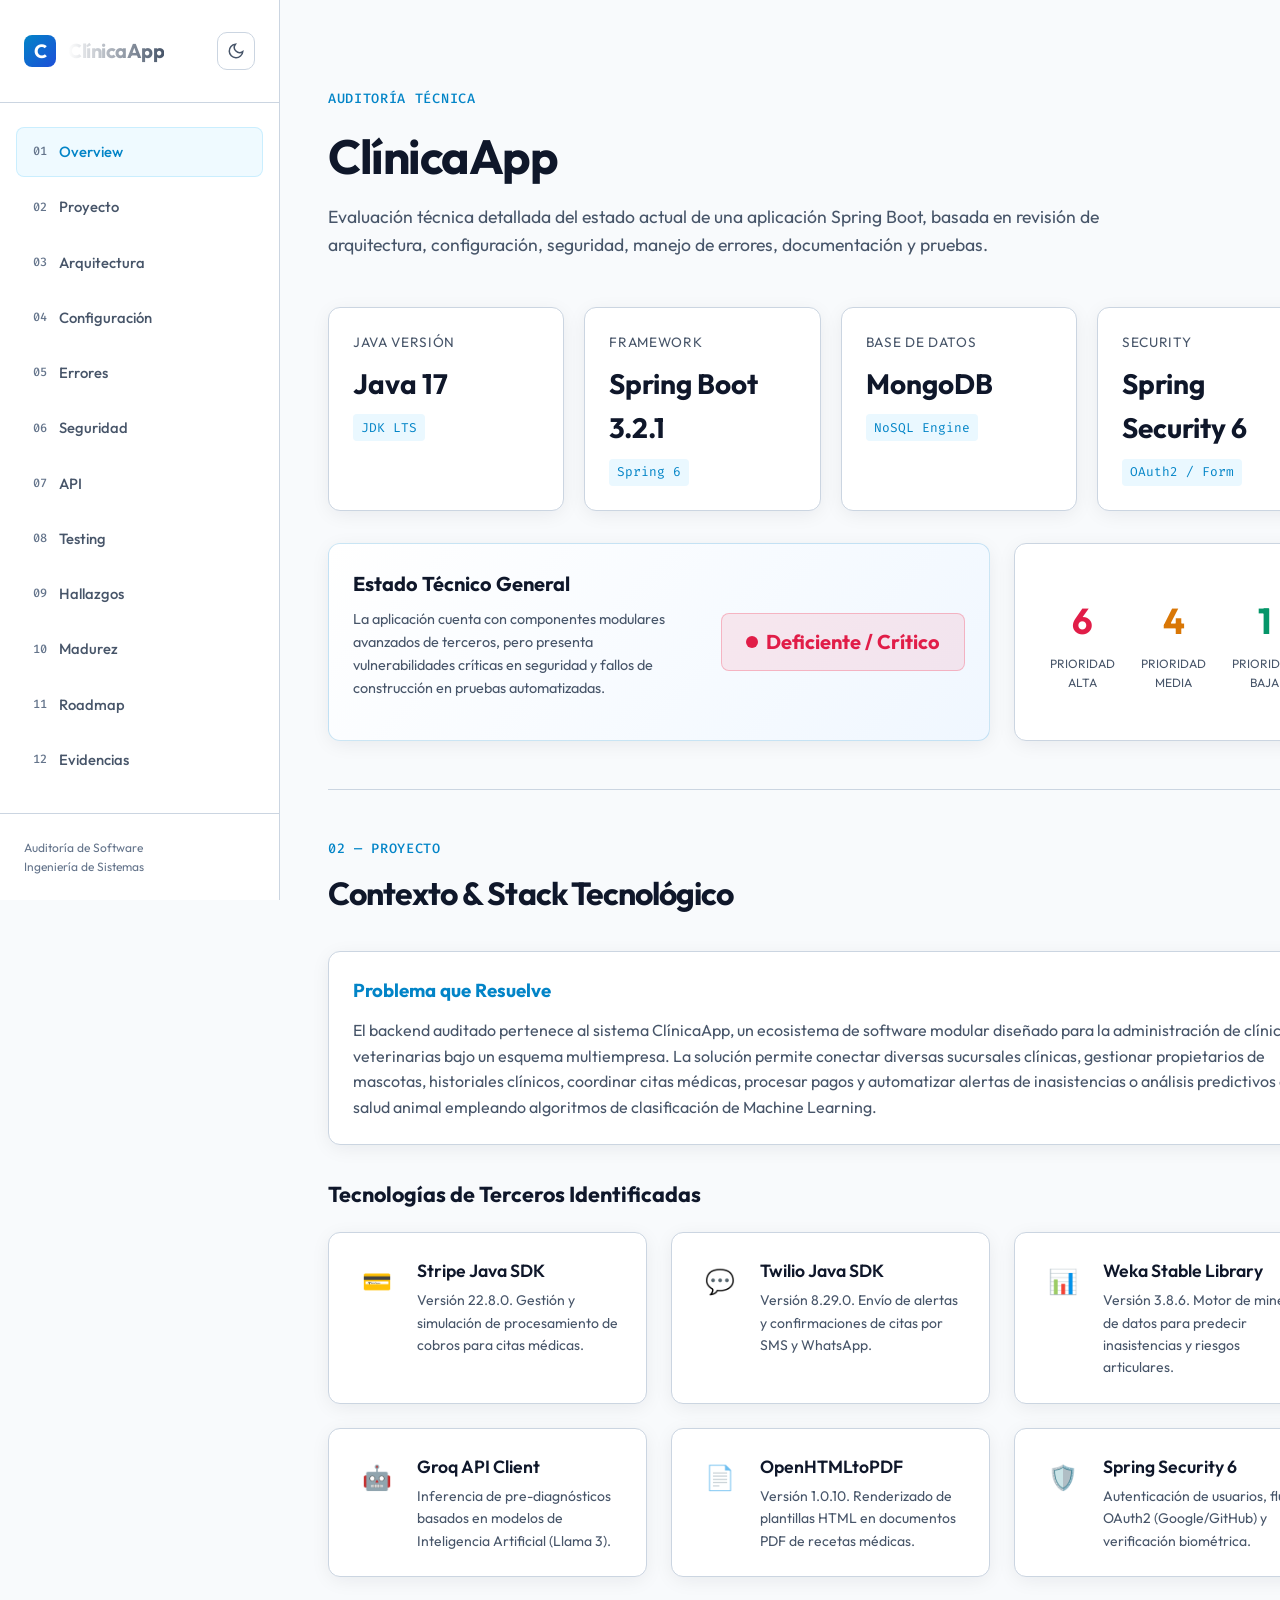
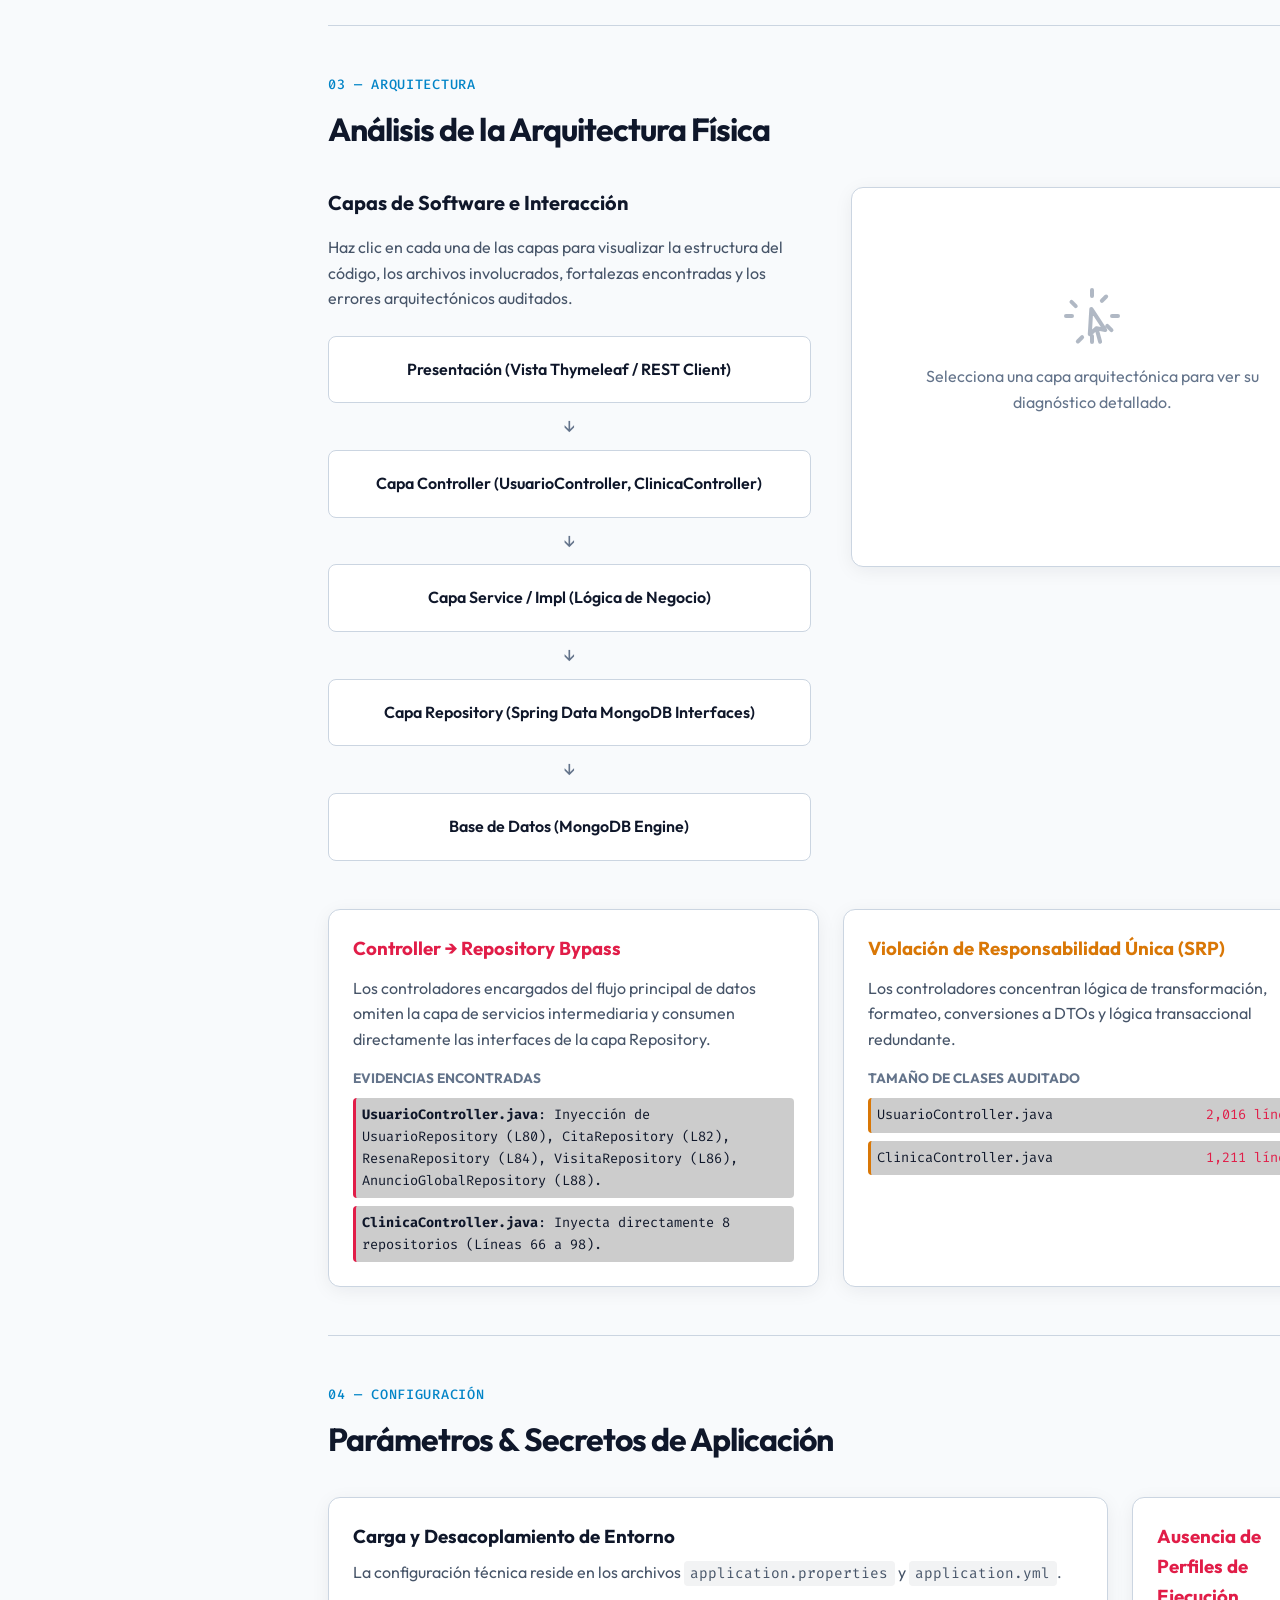
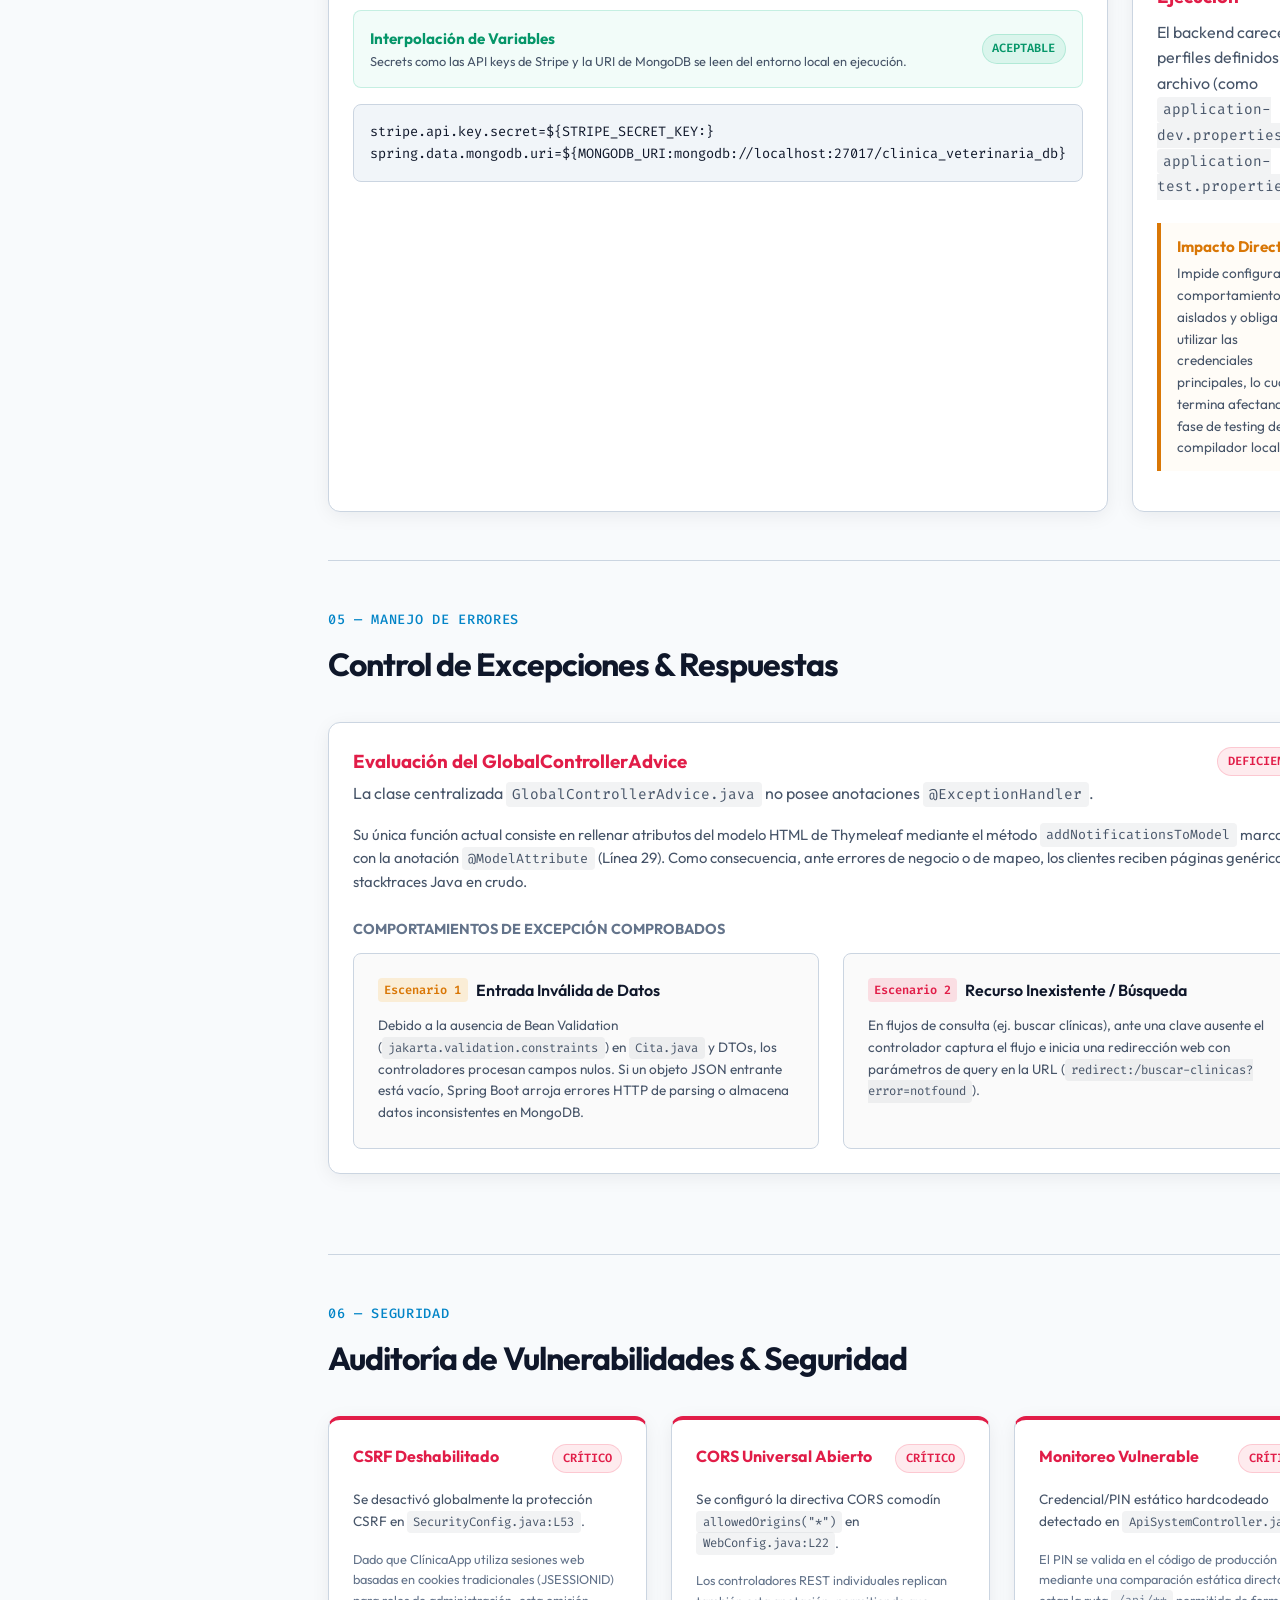
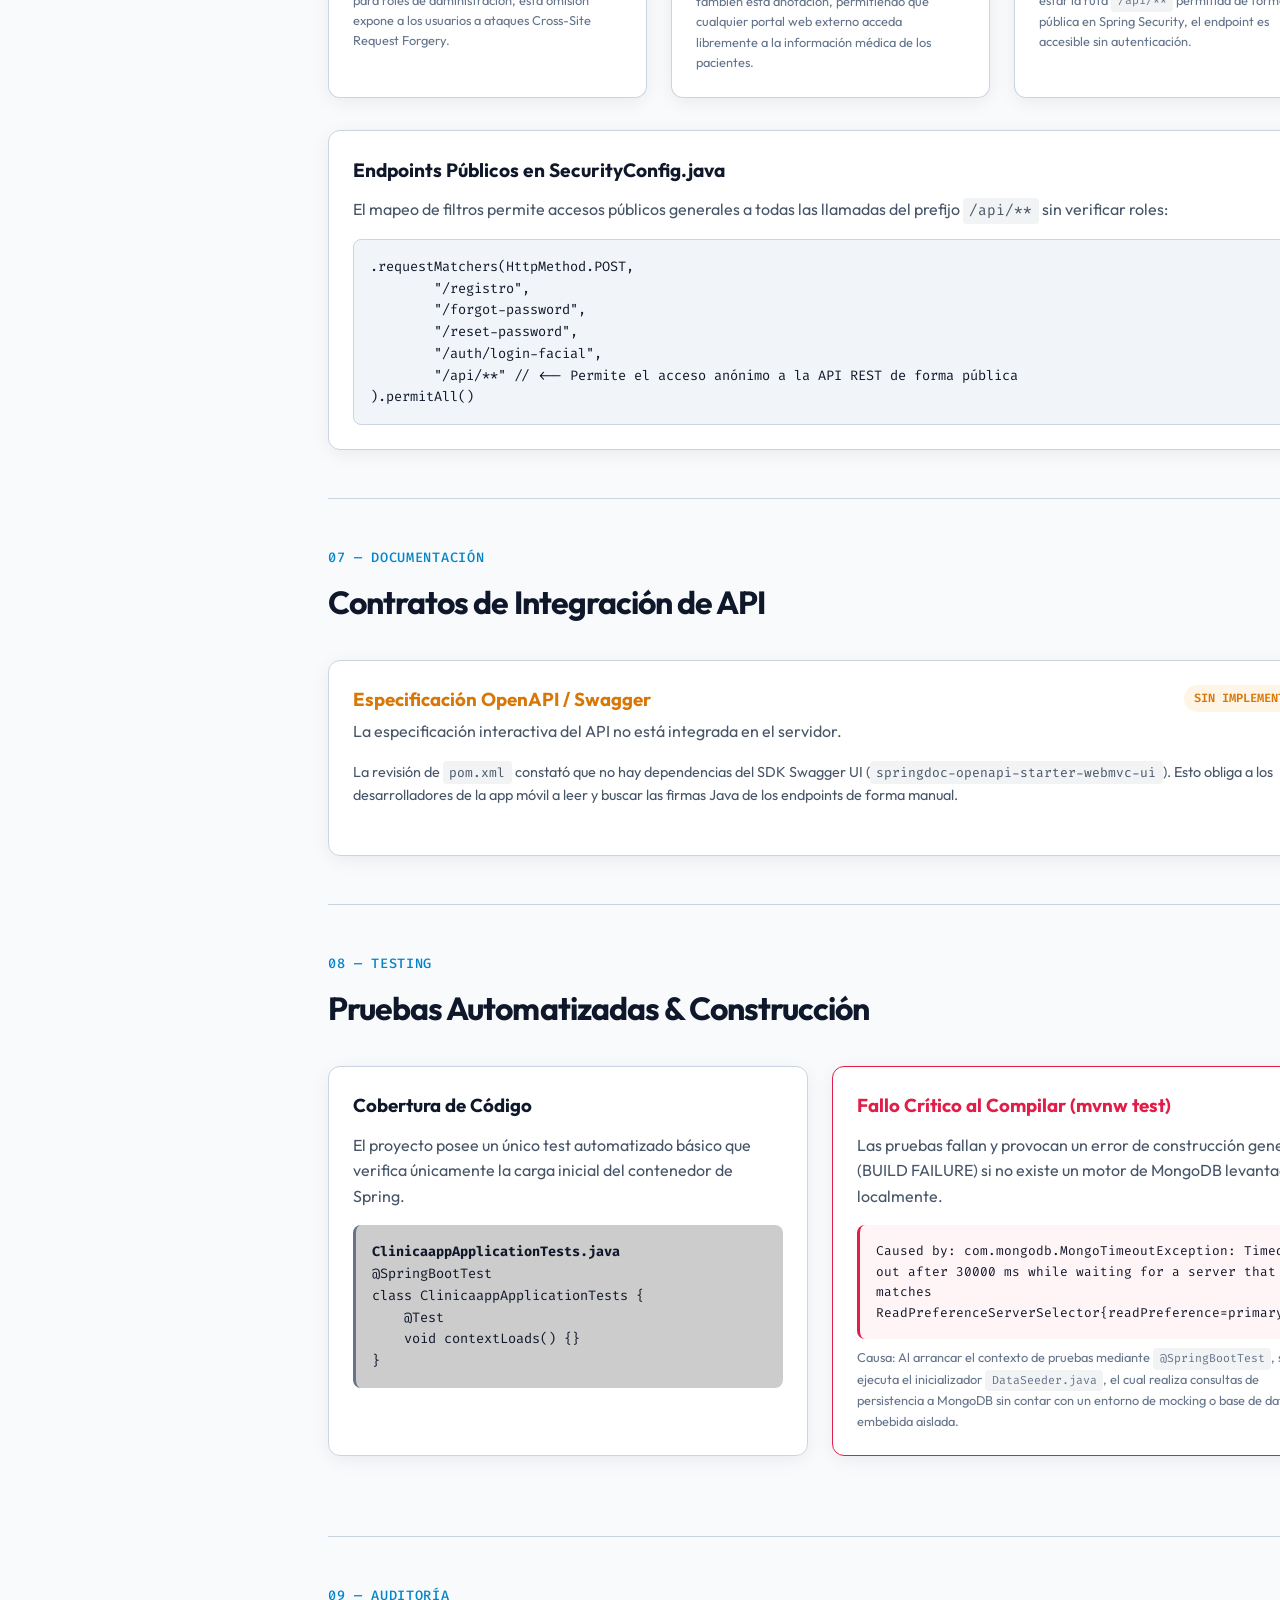
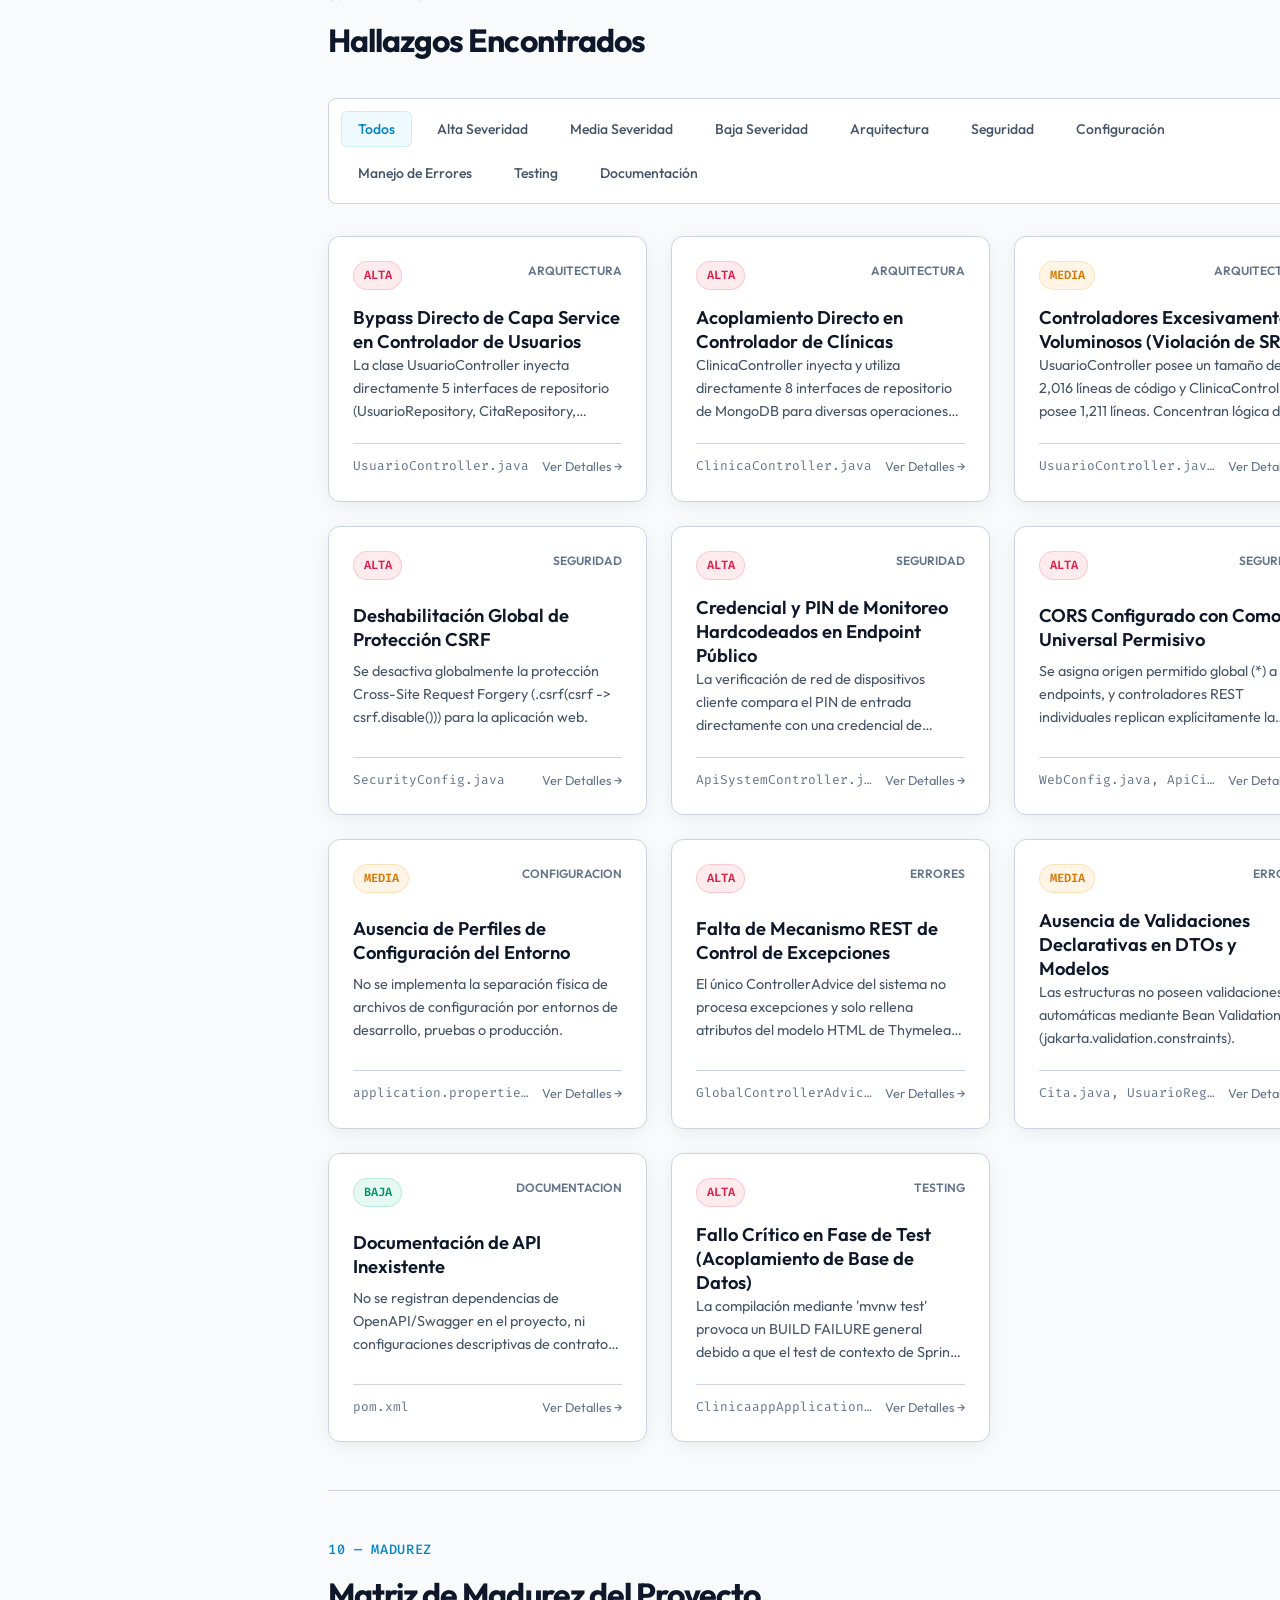
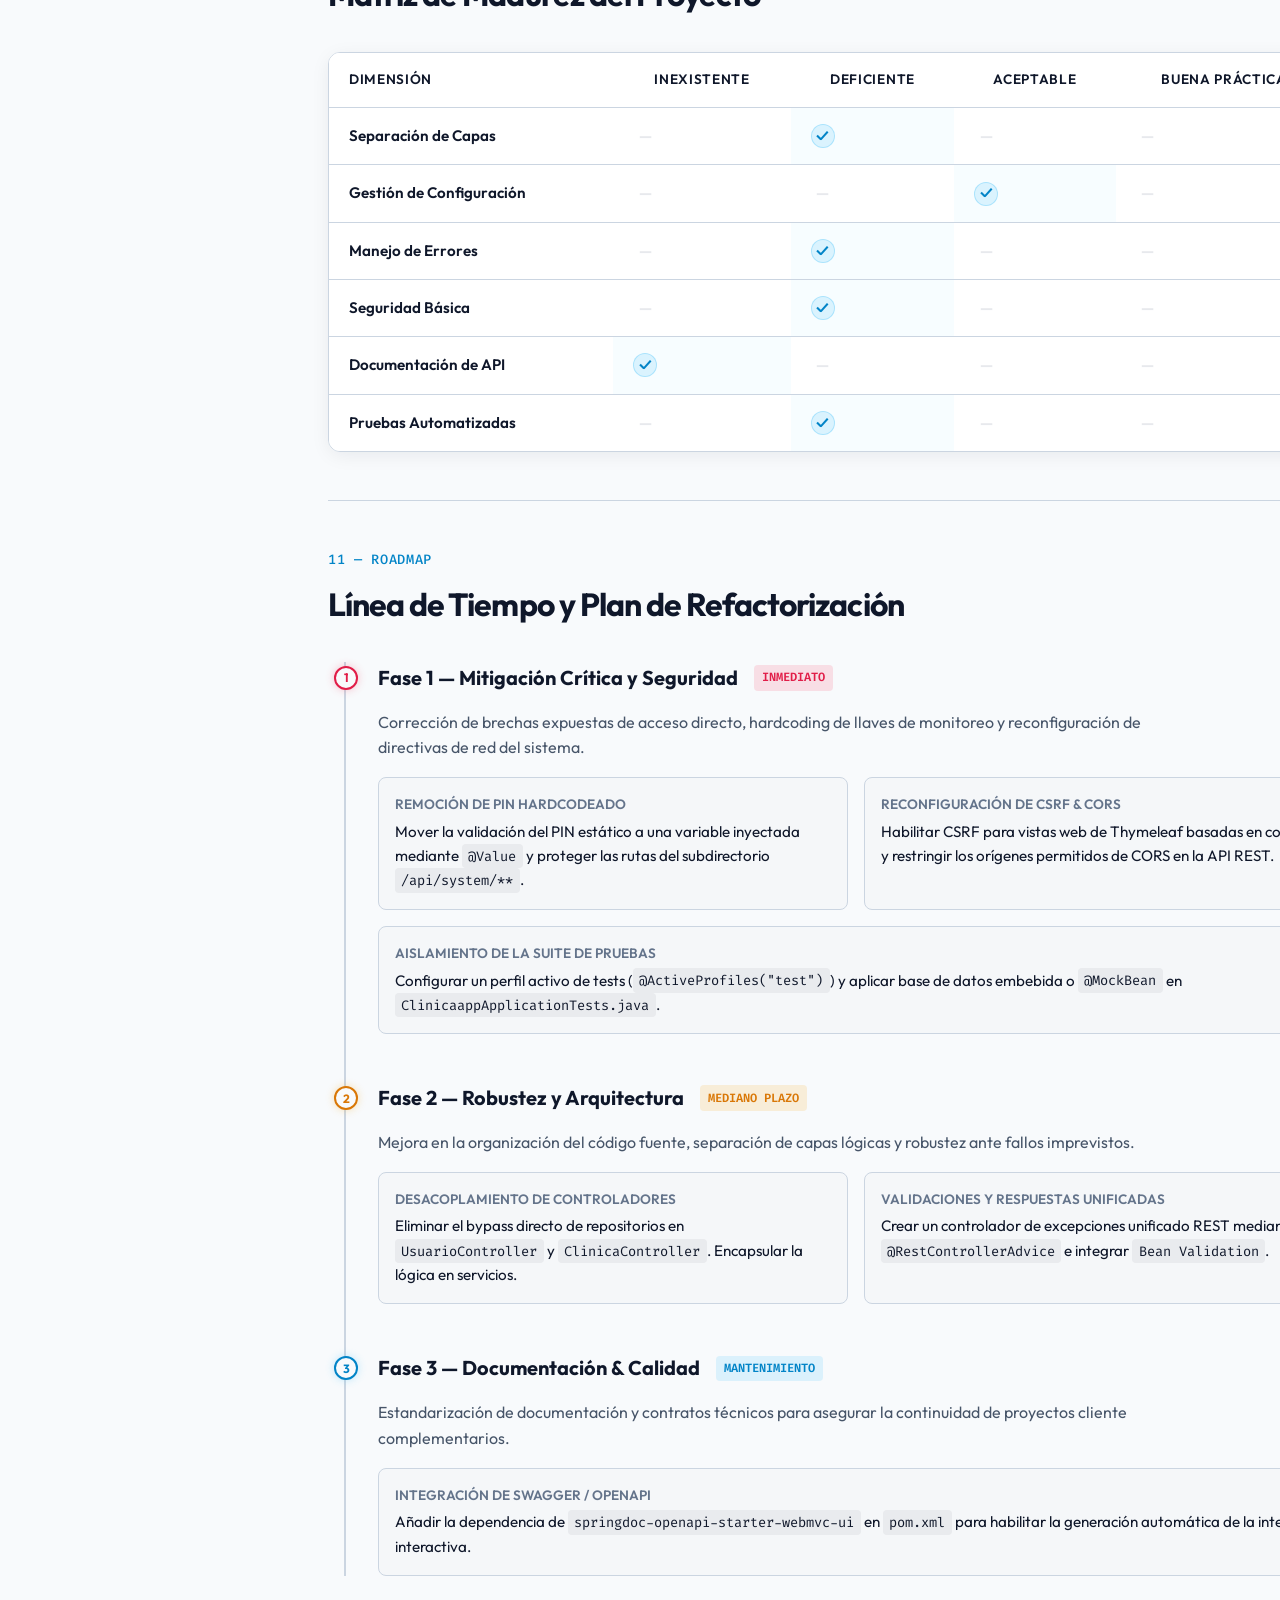
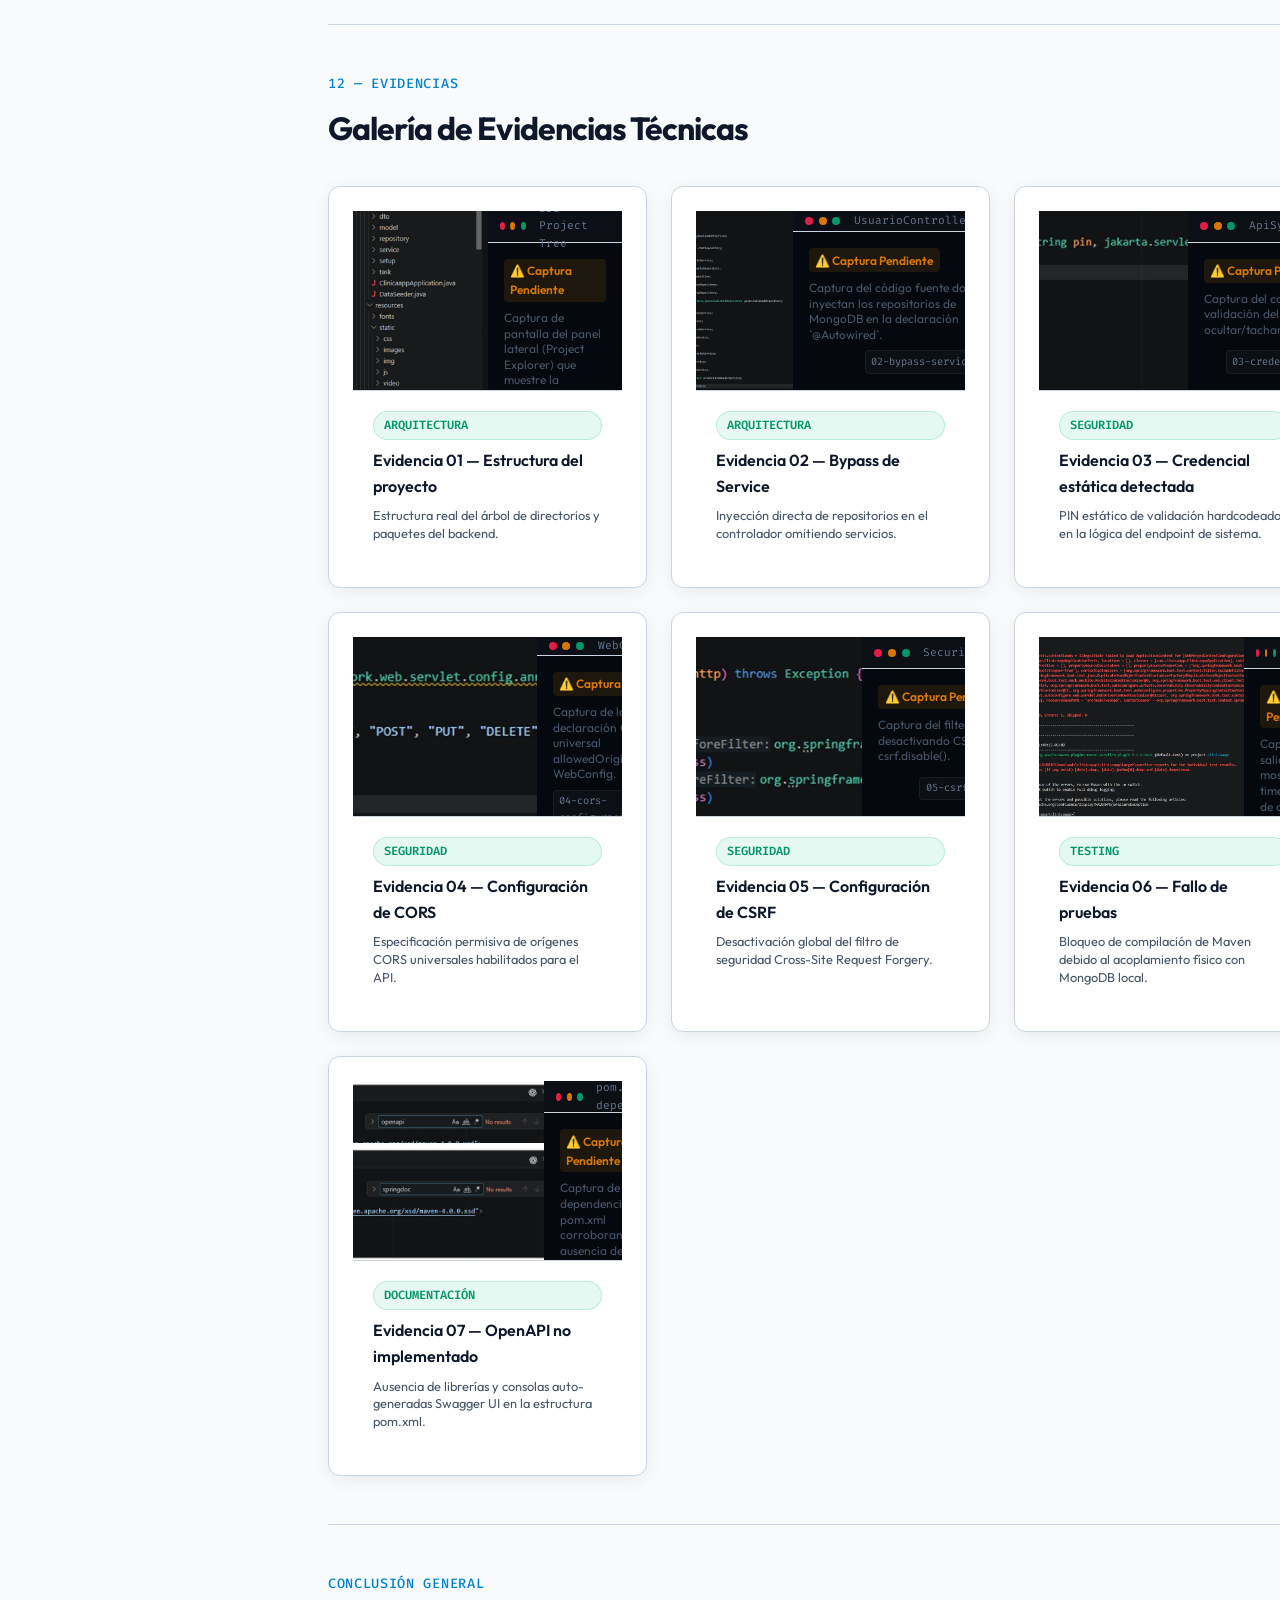
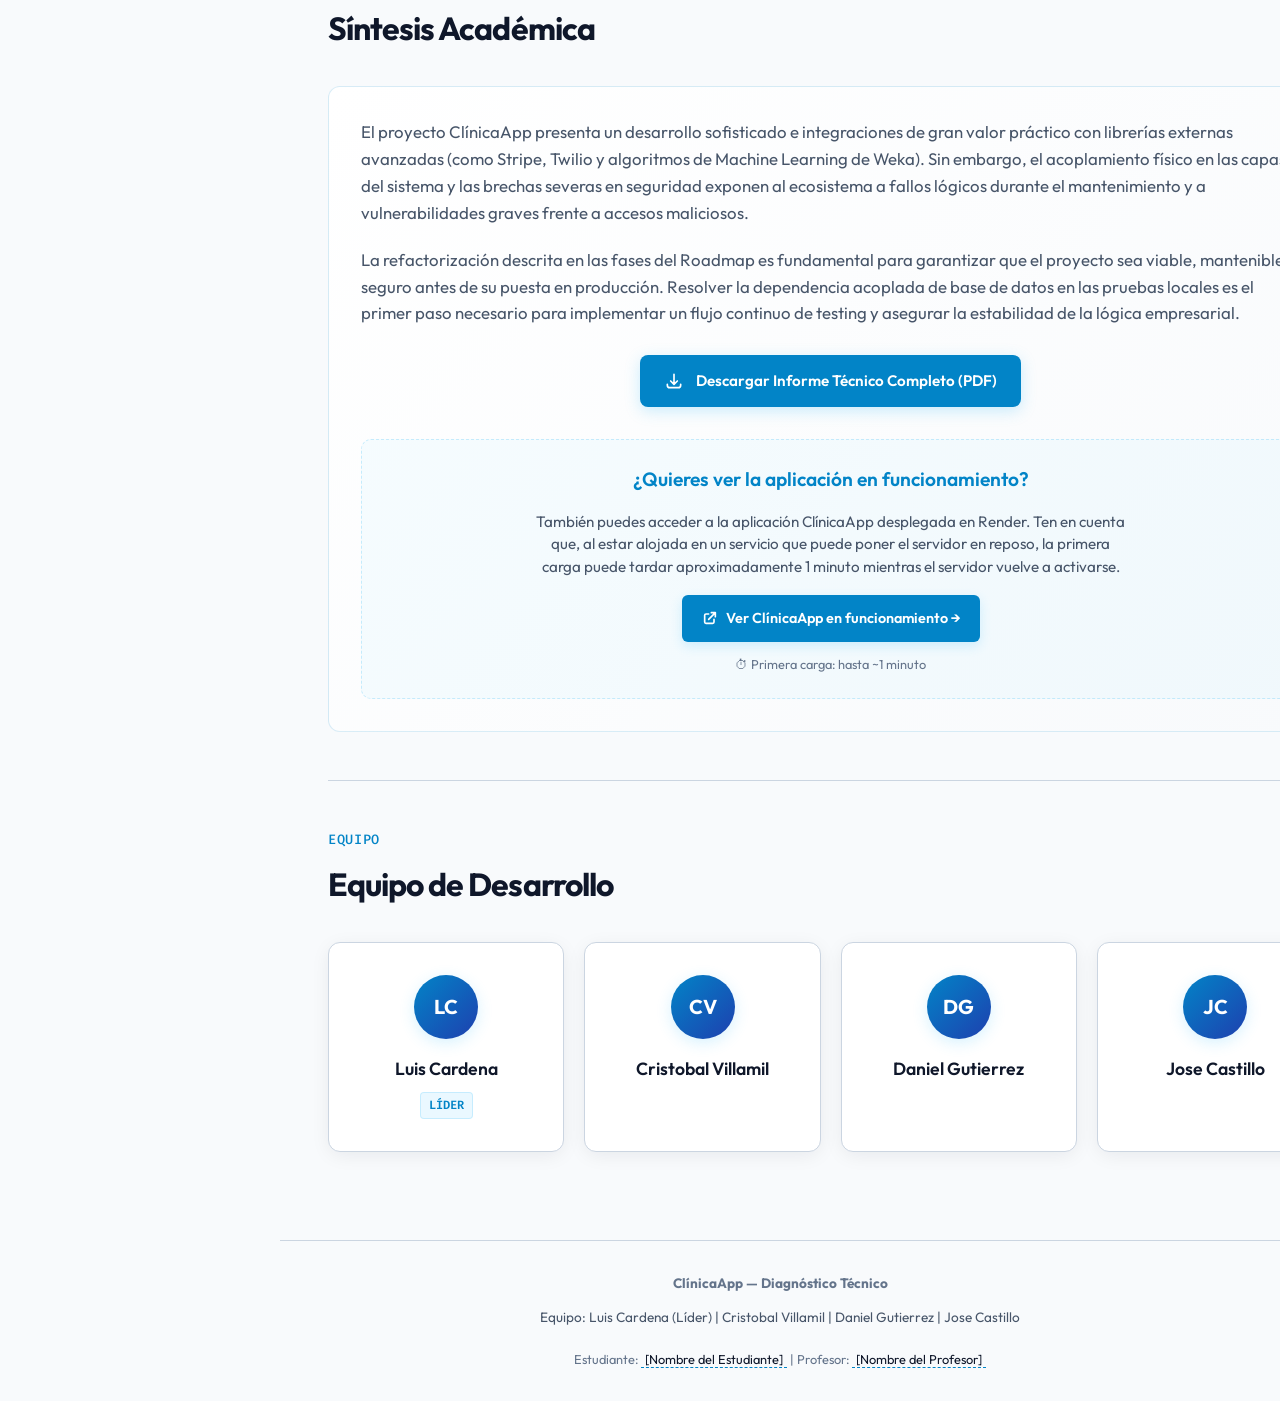
<file: index.html>
<!DOCTYPE html>
<html lang="es">
<head>
    <meta charset="UTF-8">
    <meta name="viewport" content="width=device-width, initial-scale=1.0">
    <title>ClínicaApp — Diagnóstico Técnico Profesional</title>
    <meta name="description" content="Evaluación técnica detallada del proyecto ClínicaApp, una aplicación Spring Boot.">
    <link rel="stylesheet" href="css/styles.css">
</head>
<body>

    <!-- Mobile Header -->
    <header class="mobile-header">
        <div class="sidebar-brand">
            <div class="brand-icon">C</div>
            <span class="brand-title">ClínicaApp</span>
        </div>
        <div style="display: flex; align-items: center; gap: 0.5rem;">
            <button class="theme-toggle" id="themeToggleMobile" aria-label="Cambiar a modo claro" title="Cambiar a modo claro">
                <!-- SVG path swaps dynamically in js -->
            </button>
            <button class="menu-toggle" id="menuToggle" aria-label="Abrir menú">
                <svg width="24" height="24" fill="none" stroke="currentColor" stroke-width="2" viewBox="0 0 24 24">
                    <path stroke-linecap="round" stroke-linejoin="round" d="M4 6h16M4 12h16M4 18h16"/>
                </svg>
            </button>
        </div>
    </header>

    <div class="app-container">
        <!-- Sidebar Navigation -->
        <aside class="sidebar">
            <div class="sidebar-header" style="display: flex; align-items: center; justify-content: space-between; width: 100%;">
                <div class="sidebar-brand">
                    <div class="brand-icon">C</div>
                    <div class="brand-title">ClínicaApp</div>
                </div>
                <button class="theme-toggle" id="themeToggle" aria-label="Cambiar a modo claro" title="Cambiar a modo claro">
                    <!-- SVG path swaps dynamically in js -->
                </button>
            </div>
            
            <nav class="sidebar-nav">
                <ul class="nav-list">
                    <li><a href="#overview" class="nav-link active"><span class="num">01</span> Overview</a></li>
                    <li><a href="#proyecto" class="nav-link"><span class="num">02</span> Proyecto</a></li>
                    <li><a href="#arquitectura" class="nav-link"><span class="num">03</span> Arquitectura</a></li>
                    <li><a href="#configuracion" class="nav-link"><span class="num">04</span> Configuración</a></li>
                    <li><a href="#errores" class="nav-link"><span class="num">05</span> Errores</a></li>
                    <li><a href="#seguridad" class="nav-link"><span class="num">06</span> Seguridad</a></li>
                    <li><a href="#api" class="nav-link"><span class="num">07</span> API</a></li>
                    <li><a href="#testing" class="nav-link"><span class="num">08</span> Testing</a></li>
                    <li><a href="#hallazgos" class="nav-link"><span class="num">09</span> Hallazgos</a></li>
                    <li><a href="#madurez" class="nav-link"><span class="num">10</span> Madurez</a></li>
                    <li><a href="#roadmap" class="nav-link"><span class="num">11</span> Roadmap</a></li>
                    <li><a href="#evidencias" class="nav-link"><span class="num">12</span> Evidencias</a></li>
                </ul>
            </nav>

            <div class="sidebar-footer">
                <p>Auditoría de Software</p>
                <p>Ingeniería de Sistemas</p>
            </div>
        </aside>

        <!-- Main Content -->
        <main class="main-content">
            
            <!-- 01 OVERVIEW -->
            <section id="overview" class="fade-in-section visible">
                <div class="hero">
                    <span class="section-tag">Auditoría Técnica</span>
                    <h1 class="section-title" style="font-size: 3rem; margin-bottom: 0.5rem;">ClínicaApp</h1>
                    <p class="hero-subtitle">Evaluación técnica detallada del estado actual de una aplicación Spring Boot, basada en revisión de arquitectura, configuración, seguridad, manejo de errores, documentación y pruebas.</p>
                </div>

                <div class="grid-4" style="margin-bottom: 2rem;">
                    <div class="card kpi-card">
                        <span class="kpi-title">Java Versión</span>
                        <span class="kpi-value">Java 17</span>
                        <span class="kpi-tag">JDK LTS</span>
                    </div>
                    <div class="card kpi-card">
                        <span class="kpi-title">Framework</span>
                        <span class="kpi-value">Spring Boot 3.2.1</span>
                        <span class="kpi-tag">Spring 6</span>
                    </div>
                    <div class="card kpi-card">
                        <span class="kpi-title">Base de Datos</span>
                        <span class="kpi-value">MongoDB</span>
                        <span class="kpi-tag">NoSQL Engine</span>
                    </div>
                    <div class="card kpi-card">
                        <span class="kpi-title">Security</span>
                        <span class="kpi-value">Spring Security 6</span>
                        <span class="kpi-tag">OAuth2 / Form</span>
                    </div>
                </div>

                <div class="grid-3">
                    <div class="card status-summary-card">
                        <div>
                            <h3 style="font-size: 1.25rem; margin-bottom: 0.5rem;">Estado Técnico General</h3>
                            <p style="color: var(--text-secondary); font-size: 0.9rem; max-width: 320px; margin-bottom: 1rem;">La aplicación cuenta con componentes modulares avanzados de terceros, pero presenta vulnerabilidades críticas en seguridad y fallos de construcción en pruebas automatizadas.</p>
                        </div>
                        <div class="status-badge-lg deficiente">
                            <span class="dot" style="width: 12px; height: 12px; border-radius: 50%; background-color: var(--accent-red); display: inline-block;"></span>
                            Deficiente / Crítico
                        </div>
                    </div>
                    
                    <div class="card findings-score-card">
                        <div class="findings-count-item alta">
                            <div class="count">6</div>
                            <div class="label">Prioridad Alta</div>
                        </div>
                        <div class="findings-count-item media">
                            <div class="count">4</div>
                            <div class="label">Prioridad Media</div>
                        </div>
                        <div class="findings-count-item baja">
                            <div class="count">1</div>
                            <div class="label">Prioridad Baja</div>
                        </div>
                    </div>
                </div>
            </section>

            <!-- 02 PROYECTO -->
            <section id="proyecto" class="fade-in-section">
                <span class="section-tag">02 — Proyecto</span>
                <h2 class="section-title">Contexto & Stack Tecnológico</h2>
                
                <div class="card" style="margin-bottom: 2rem;">
                    <h3 style="margin-bottom: 0.75rem; color: var(--accent-blue);">Problema que Resuelve</h3>
                    <p style="color: var(--text-secondary);">El backend auditado pertenece al sistema ClínicaApp, un ecosistema de software modular diseñado para la administración de clínicas veterinarias bajo un esquema multiempresa. La solución permite conectar diversas sucursales clínicas, gestionar propietarios de mascotas, historiales clínicos, coordinar citas médicas, procesar pagos y automatizar alertas de inasistencias o análisis predictivos de salud animal empleando algoritmos de clasificación de Machine Learning.</p>
                </div>

                <h3 style="margin-bottom: 1.25rem; font-size: 1.35rem;">Tecnologías de Terceros Identificadas</h3>
                <div class="grid-3">
                    <div class="card tech-card">
                        <div class="tech-icon">💳</div>
                        <div class="tech-info">
                            <h4>Stripe Java SDK</h4>
                            <p>Versión 22.8.0. Gestión y simulación de procesamiento de cobros para citas médicas.</p>
                        </div>
                    </div>
                    <div class="card tech-card">
                        <div class="tech-icon">💬</div>
                        <div class="tech-info">
                            <h4>Twilio Java SDK</h4>
                            <p>Versión 8.29.0. Envío de alertas y confirmaciones de citas por SMS y WhatsApp.</p>
                        </div>
                    </div>
                    <div class="card tech-card">
                        <div class="tech-icon">📊</div>
                        <div class="tech-info">
                            <h4>Weka Stable Library</h4>
                            <p>Versión 3.8.6. Motor de minería de datos para predecir inasistencias y riesgos articulares.</p>
                        </div>
                    </div>
                    <div class="card tech-card">
                        <div class="tech-icon">🤖</div>
                        <div class="tech-info">
                            <h4>Groq API Client</h4>
                            <p>Inferencia de pre-diagnósticos basados en modelos de Inteligencia Artificial (Llama 3).</p>
                        </div>
                    </div>
                    <div class="card tech-card">
                        <div class="tech-icon">📄</div>
                        <div class="tech-info">
                            <h4>OpenHTMLtoPDF</h4>
                            <p>Versión 1.0.10. Renderizado de plantillas HTML en documentos PDF de recetas médicas.</p>
                        </div>
                    </div>
                    <div class="card tech-card">
                        <div class="tech-icon">🛡️</div>
                        <div class="tech-info">
                            <h4>Spring Security 6</h4>
                            <p>Autenticación de usuarios, flujos OAuth2 (Google/GitHub) y verificación biométrica.</p>
                        </div>
                    </div>
                </div>
            </section>

            <!-- 03 ARQUITECTURA -->
            <section id="arquitectura" class="fade-in-section">
                <span class="section-tag">03 — Arquitectura</span>
                <h2 class="section-title">Análisis de la Arquitectura Física</h2>

                <div class="architecture-container" style="margin-bottom: 3rem;">
                    <div>
                        <h3 style="margin-bottom: 1rem; font-size: 1.25rem;">Capas de Software e Interacción</h3>
                        <p style="color: var(--text-secondary); margin-bottom: 1.5rem;">Haz clic en cada una de las capas para visualizar la estructura del código, los archivos involucrados, fortalezas encontradas y los errores arquitectónicos auditados.</p>
                        
                        <div class="layers-interactive">
                            <div class="layer-box" data-layer="presentation">Presentación (Vista Thymeleaf / REST Client)</div>
                            <div class="layer-arrow">↓</div>
                            <div class="layer-box" data-layer="controller">Capa Controller (UsuarioController, ClinicaController)</div>
                            <div class="layer-arrow">↓</div>
                            <div class="layer-box" data-layer="service">Capa Service / Impl (Lógica de Negocio)</div>
                            <div class="layer-arrow">↓</div>
                            <div class="layer-box" data-layer="repository">Capa Repository (Spring Data MongoDB Interfaces)</div>
                            <div class="layer-arrow">↓</div>
                            <div class="layer-box" data-layer="mongodb">Base de Datos (MongoDB Engine)</div>
                        </div>
                    </div>

                    <div class="layer-details-panel">
                        <div class="layer-details-placeholder" id="layerDetailsPlaceholder">
                            <svg width="64" height="64" fill="none" stroke="currentColor" stroke-width="1.5" viewBox="0 0 24 24">
                                <path stroke-linecap="round" stroke-linejoin="round" d="M15.042 21.672 13.684 16.6m0 0-2.51 2.225.569-9.47 5.227 7.917-3.286-.672ZM12 2.25V4.5m5.303.197-1.591 1.591M21.75 12h-2.25m-.197 5.303-1.591-1.591M12 19.5v2.25m-5.303-.197 1.591-1.591M2.25 12h2.25m-.197-5.303 1.591 1.591"/>
                            </svg>
                            <p>Selecciona una capa arquitectónica para ver su diagnóstico detallado.</p>
                        </div>
                        <div class="layer-details-content" id="layerDetailsContent" style="display: none;"></div>
                    </div>
                </div>

                <div class="grid-2">
                    <div class="card">
                        <h3 style="color: var(--accent-red); margin-bottom: 0.75rem;">Controller → Repository Bypass</h3>
                        <p style="color: var(--text-secondary); margin-bottom: 1rem;">Los controladores encargados del flujo principal de datos omiten la capa de servicios intermediaria y consumen directamente las interfaces de la capa Repository.</p>
                        
                        <h4 style="font-size: 0.85rem; text-transform: uppercase; color: var(--text-muted); margin-bottom: 0.5rem;">Evidencias Encontradas</h4>
                        <ul style="list-style: none; display: flex; flex-direction: column; gap: 0.5rem; font-family: var(--font-mono); font-size: 0.85rem;">
                            <li style="background: rgba(0,0,0,0.2); padding: 0.4rem; border-radius: 4px; border-left: 3px solid var(--accent-red);">
                                <strong>UsuarioController.java</strong>: Inyección de UsuarioRepository (L80), CitaRepository (L82), ResenaRepository (L84), VisitaRepository (L86), AnuncioGlobalRepository (L88).
                            </li>
                            <li style="background: rgba(0,0,0,0.2); padding: 0.4rem; border-radius: 4px; border-left: 3px solid var(--accent-red);">
                                <strong>ClinicaController.java</strong>: Inyecta directamente 8 repositorios (Líneas 66 a 98).
                            </li>
                        </ul>
                    </div>

                    <div class="card">
                        <h3 style="color: var(--accent-yellow); margin-bottom: 0.75rem;">Violación de Responsabilidad Única (SRP)</h3>
                        <p style="color: var(--text-secondary); margin-bottom: 1rem;">Los controladores concentran lógica de transformación, formateo, conversiones a DTOs y lógica transaccional redundante.</p>
                        
                        <h4 style="font-size: 0.85rem; text-transform: uppercase; color: var(--text-muted); margin-bottom: 0.5rem;">Tamaño de Clases Auditado</h4>
                        <ul style="list-style: none; display: flex; flex-direction: column; gap: 0.5rem; font-family: var(--font-mono); font-size: 0.85rem;">
                            <li style="background: rgba(0,0,0,0.2); padding: 0.4rem; border-radius: 4px; border-left: 3px solid var(--accent-yellow); display: flex; justify-content: space-between;">
                                <span>UsuarioController.java</span>
                                <span style="color: var(--accent-red);">2,016 líneas</span>
                            </li>
                            <li style="background: rgba(0,0,0,0.2); padding: 0.4rem; border-radius: 4px; border-left: 3px solid var(--accent-yellow); display: flex; justify-content: space-between;">
                                <span>ClinicaController.java</span>
                                <span style="color: var(--accent-red);">1,211 líneas</span>
                            </li>
                        </ul>
                    </div>
                </div>
            </section>

            <!-- 04 CONFIGURACIÓN -->
            <section id="configuracion" class="fade-in-section">
                <span class="section-tag">04 — Configuración</span>
                <h2 class="section-title">Parámetros & Secretos de Aplicación</h2>
                
                <div class="grid-2">
                    <div class="card">
                        <h3 style="margin-bottom: 0.5rem;">Carga y Desacoplamiento de Entorno</h3>
                        <p style="color: var(--text-secondary); margin-bottom: 1.5rem;">La configuración técnica reside en los archivos <code>application.properties</code> y <code>application.yml</code>.</p>
                        
                        <div style="display: flex; align-items: center; justify-content: space-between; background-color: rgba(16, 185, 129, 0.05); padding: 1rem; border-radius: 8px; border: 1px solid rgba(16, 185, 129, 0.2); margin-bottom: 1rem;">
                            <div>
                                <h4 style="color: var(--accent-green); font-size: 0.95rem;">Interpolación de Variables</h4>
                                <p style="font-size: 0.8rem; color: var(--text-secondary);">Secrets como las API keys de Stripe y la URI de MongoDB se leen del entorno local en ejecución.</p>
                            </div>
                            <span class="severity-badge baja">Aceptable</span>
                        </div>
                        
                        <pre style="margin: 0;">stripe.api.key.secret=${STRIPE_SECRET_KEY:}
spring.data.mongodb.uri=${MONGODB_URI:mongodb://localhost:27017/clinica_veterinaria_db}</pre>
                    </div>

                    <div class="card">
                        <h3 style="margin-bottom: 0.5rem; color: var(--accent-red);">Ausencia de Perfiles de Ejecución</h3>
                        <p style="color: var(--text-secondary); margin-bottom: 1.5rem;">El backend carece de perfiles definidos por archivo (como <code>application-dev.properties</code> o <code>application-test.properties</code>).</p>
                        
                        <div style="border-left: 4px solid var(--accent-yellow); padding-left: 1rem; background-color: rgba(245, 158, 11, 0.03); padding-top: 0.75rem; padding-bottom: 0.75rem; border-radius: 0 8px 8px 0; margin-bottom: 1rem;">
                            <h4 style="font-size: 0.95rem; color: var(--accent-yellow); margin-bottom: 0.25rem;">Impacto Directo</h4>
                            <p style="font-size: 0.85rem; color: var(--text-secondary);">Impide configurar comportamientos aislados y obliga a utilizar las credenciales principales, lo cual termina afectando la fase de testing del compilador local.</p>
                        </div>
                    </div>
                </div>
            </section>

            <!-- 05 ERRORES -->
            <section id="errores" class="fade-in-section">
                <span class="section-tag">05 — Manejo de Errores</span>
                <h2 class="section-title">Control de Excepciones & Respuestas</h2>

                <div class="card" style="margin-bottom: 2rem;">
                    <div style="display: flex; justify-content: space-between; align-items: flex-start; margin-bottom: 1rem;">
                        <div>
                            <h3 style="color: var(--accent-red);">Evaluación del GlobalControllerAdvice</h3>
                            <p style="color: var(--text-secondary); margin-top: 0.25rem;">La clase centralizada <code>GlobalControllerAdvice.java</code> no posee anotaciones <code>@ExceptionHandler</code>.</p>
                        </div>
                        <span class="severity-badge alta">Deficiente</span>
                    </div>
                    <p style="color: var(--text-secondary); font-size: 0.925rem; margin-bottom: 1.5rem;">Su única función actual consiste en rellenar atributos del modelo HTML de Thymeleaf mediante el método <code>addNotificationsToModel</code> marcado con la anotación <code>@ModelAttribute</code> (Línea 29). Como consecuencia, ante errores de negocio o de mapeo, los clientes reciben páginas genéricas o stacktraces Java en crudo.</p>

                    <h4 style="font-size: 0.9rem; text-transform: uppercase; color: var(--text-muted); margin-bottom: 0.75rem;">Comportamientos de Excepción Comprobados</h4>
                    <div class="grid-2">
                        <div class="scenario-box">
                            <div class="scenario-title">
                                <span class="scenario-badge yellow">Escenario 1</span>
                                <span>Entrada Inválida de Datos</span>
                            </div>
                            <p style="font-size: 0.85rem; color: var(--text-secondary);">Debido a la ausencia de Bean Validation (<code>jakarta.validation.constraints</code>) en <code>Cita.java</code> y DTOs, los controladores procesan campos nulos. Si un objeto JSON entrante está vacío, Spring Boot arroja errores HTTP de parsing o almacena datos inconsistentes en MongoDB.</p>
                        </div>
                        <div class="scenario-box">
                            <div class="scenario-title">
                                <span class="scenario-badge red">Escenario 2</span>
                                <span>Recurso Inexistente / Búsqueda</span>
                            </div>
                            <p style="font-size: 0.85rem; color: var(--text-secondary);">En flujos de consulta (ej. buscar clínicas), ante una clave ausente el controlador captura el flujo e inicia una redirección web con parámetros de query en la URL (<code>redirect:/buscar-clinicas?error=notfound</code>).</p>
                        </div>
                    </div>
                </div>
            </section>

            <!-- 06 SEGURIDAD -->
            <section id="seguridad" class="fade-in-section">
                <span class="section-tag">06 — Seguridad</span>
                <h2 class="section-title">Auditoría de Vulnerabilidades & Seguridad</h2>
                
                <div class="grid-3" style="margin-bottom: 2rem;">
                    <div class="card" style="border-top: 4px solid var(--accent-red);">
                        <div style="display: flex; justify-content: space-between; margin-bottom: 1rem;">
                            <span style="font-weight: bold; color: var(--accent-red);">CSRF Deshabilitado</span>
                            <span class="severity-badge alta">Crítico</span>
                        </div>
                        <p style="font-size: 0.85rem; color: var(--text-secondary); margin-bottom: 1rem;">Se desactivó globalmente la protección CSRF en <code>SecurityConfig.java:L53</code>.</p>
                        <p style="font-size: 0.8rem; color: var(--text-muted);">Dado que ClínicaApp utiliza sesiones web basadas en cookies tradicionales (JSESSIONID) para roles de administración, esta omisión expone a los usuarios a ataques Cross-Site Request Forgery.</p>
                    </div>

                    <div class="card" style="border-top: 4px solid var(--accent-red);">
                        <div style="display: flex; justify-content: space-between; margin-bottom: 1rem;">
                            <span style="font-weight: bold; color: var(--accent-red);">CORS Universal Abierto</span>
                            <span class="severity-badge alta">Crítico</span>
                        </div>
                        <p style="font-size: 0.85rem; color: var(--text-secondary); margin-bottom: 1rem;">Se configuró la directiva CORS comodín <code>allowedOrigins("*")</code> en <code>WebConfig.java:L22</code>.</p>
                        <p style="font-size: 0.8rem; color: var(--text-muted);">Los controladores REST individuales replican también esta anotación, permitiendo que cualquier portal web externo acceda libremente a la información médica de los pacientes.</p>
                    </div>

                    <div class="card" style="border-top: 4px solid var(--accent-red);">
                        <div style="display: flex; justify-content: space-between; margin-bottom: 1rem;">
                            <span style="font-weight: bold; color: var(--accent-red);">Monitoreo Vulnerable</span>
                            <span class="severity-badge alta">Crítico</span>
                        </div>
                        <p style="font-size: 0.85rem; color: var(--text-secondary); margin-bottom: 1rem;">Credencial/PIN estático hardcodeado detectado en <code>ApiSystemController.java</code>.</p>
                        <p style="font-size: 0.8rem; color: var(--text-muted);">El PIN se valida en el código de producción mediante una comparación estática directa. Al estar la ruta <code>/api/**</code> permitida de forma pública en Spring Security, el endpoint es accesible sin autenticación.</p>
                    </div>
                </div>

                <div class="card">
                    <h3 style="margin-bottom: 0.75rem; font-size: 1.2rem;">Endpoints Públicos en SecurityConfig.java</h3>
                    <p style="color: var(--text-secondary); margin-bottom: 1rem;">El mapeo de filtros permite accesos públicos generales a todas las llamadas del prefijo <code>/api/**</code> sin verificar roles:</p>
                    <pre style="margin: 0;">.requestMatchers(HttpMethod.POST,
        "/registro",
        "/forgot-password",
        "/reset-password",
        "/auth/login-facial",
        "/api/**" // <-- Permite el acceso anónimo a la API REST de forma pública
).permitAll()</pre>
                </div>
            </section>

            <!-- 07 API -->
            <section id="api" class="fade-in-section">
                <span class="section-tag">07 — Documentación</span>
                <h2 class="section-title">Contratos de Integración de API</h2>
                
                <div class="card">
                    <div style="display: flex; justify-content: space-between; align-items: flex-start; margin-bottom: 1rem;">
                        <div>
                            <h3 style="color: var(--accent-yellow);">Especificación OpenAPI / Swagger</h3>
                            <p style="color: var(--text-secondary); margin-top: 0.25rem;">La especificación interactiva del API no está integrada en el servidor.</p>
                        </div>
                        <span class="severity-badge" style="background-color: rgba(245, 158, 11, 0.1); color: var(--accent-yellow); border-color: rgba(245, 158, 11, 0.2);">Sin Implementar</span>
                    </div>
                    <p style="color: var(--text-secondary); font-size: 0.9rem; margin-bottom: 1.5rem;">La revisión de <code>pom.xml</code> constató que no hay dependencias del SDK Swagger UI (<code>springdoc-openapi-starter-webmvc-ui</code>). Esto obliga a los desarrolladores de la app móvil a leer y buscar las firmas Java de los endpoints de forma manual.</p>
                </div>
            </section>

            <!-- 08 TESTING -->
            <section id="testing" class="fade-in-section">
                <span class="section-tag">08 — Testing</span>
                <h2 class="section-title">Pruebas Automatizadas & Construcción</h2>
                
                <div class="grid-2" style="margin-bottom: 2rem;">
                    <div class="card">
                        <h3 style="margin-bottom: 0.75rem;">Cobertura de Código</h3>
                        <p style="color: var(--text-secondary); margin-bottom: 1rem;">El proyecto posee un único test automatizado básico que verifica únicamente la carga inicial del contenedor de Spring.</p>
                        
                        <div class="code-block-mock" style="background-color: rgba(0,0,0,0.2); padding: 1rem; border-radius: 8px; font-family: var(--font-mono); font-size: 0.85rem; border-left: 3px solid var(--text-muted);">
                            <strong>ClinicaappApplicationTests.java</strong><br>
                            @SpringBootTest<br>
                            class ClinicaappApplicationTests {<br>
                            &nbsp;&nbsp;&nbsp;&nbsp;@Test<br>
                            &nbsp;&nbsp;&nbsp;&nbsp;void contextLoads() {}<br>
                            }
                        </div>
                    </div>

                    <div class="card" style="border-color: var(--accent-red);">
                        <h3 style="color: var(--accent-red); margin-bottom: 0.75rem;">Fallo Crítico al Compilar (mvnw test)</h3>
                        <p style="color: var(--text-secondary); margin-bottom: 1rem;">Las pruebas fallan y provocan un error de construcción general (BUILD FAILURE) si no existe un motor de MongoDB levantado localmente.</p>
                        
                        <div class="terminal-log" style="background-color: rgba(244, 63, 94, 0.05); padding: 1rem; border-radius: 8px; font-family: var(--font-mono); font-size: 0.8rem; border-left: 3px solid var(--accent-red); margin-bottom: 0.5rem;">
                            Caused by: com.mongodb.MongoTimeoutException: Timed out after 30000 ms while waiting for a server that matches ReadPreferenceServerSelector{readPreference=primary}
                        </div>
                        <p style="font-size: 0.8rem; color: var(--text-muted);">Causa: Al arrancar el contexto de pruebas mediante <code>@SpringBootTest</code>, se ejecuta el inicializador <code>DataSeeder.java</code>, el cual realiza consultas de persistencia a MongoDB sin contar con un entorno de mocking o base de datos embebida aislada.</p>
                    </div>
                </div>
            </section>

            <!-- 09 HALLAZGOS -->
            <section id="hallazgos" class="fade-in-section">
                <span class="section-tag">09 — Auditoría</span>
                <h2 class="section-title">Hallazgos Encontrados</h2>

                <div class="filter-bar">
                    <button class="filter-btn active" data-filter="todos">Todos</button>
                    <button class="filter-btn" data-filter="alta">Alta Severidad</button>
                    <button class="filter-btn" data-filter="media">Media Severidad</button>
                    <button class="filter-btn" data-filter="baja">Baja Severidad</button>
                    <button class="filter-btn" data-filter="arquitectura">Arquitectura</button>
                    <button class="filter-btn" data-filter="seguridad">Seguridad</button>
                    <button class="filter-btn" data-filter="configuracion">Configuración</button>
                    <button class="filter-btn" data-filter="errores">Manejo de Errores</button>
                    <button class="filter-btn" data-filter="testing">Testing</button>
                    <button class="filter-btn" data-filter="documentacion">Documentación</button>
                </div>

                <div class="grid-3" id="findingsGrid">
                    <!-- Dynamic findings will be rendered here -->
                </div>
            </section>

            <!-- 10 MATRIZ DE MADUREZ -->
            <section id="madurez" class="fade-in-section">
                <span class="section-tag">10 — Madurez</span>
                <h2 class="section-title">Matriz de Madurez del Proyecto</h2>
                
                <p class="maturity-helper" style="display: none; font-size: 0.85rem; color: var(--text-secondary); margin-bottom: 0.75rem; text-align: right; font-style: italic; align-items: center; justify-content: flex-end; gap: 0.25rem;">
                    <span>↔ Desliza para consultar la matriz completa</span>
                </p>

                <div class="table-container">
                    <table class="maturity-table">
                        <thead>
                            <tr>
                                <th>Dimensión</th>
                                <th style="text-align: center;">Inexistente</th>
                                <th style="text-align: center;">Deficiente</th>
                                <th style="text-align: center;">Aceptable</th>
                                <th style="text-align: center;">Buena Práctica</th>
                            </tr>
                        </thead>
                        <tbody>
                            <tr>
                                <td class="dim-name">Separación de Capas</td>
                                <td style="text-align: center;"><span class="maturity-mark inactive">—</span></td>
                                <td style="text-align: center;" class="active-cell"><span class="maturity-mark active">✓</span></td>
                                <td style="text-align: center;"><span class="maturity-mark inactive">—</span></td>
                                <td style="text-align: center;"><span class="maturity-mark inactive">—</span></td>
                            </tr>
                            <tr>
                                <td class="dim-name">Gestión de Configuración</td>
                                <td style="text-align: center;"><span class="maturity-mark inactive">—</span></td>
                                <td style="text-align: center;"><span class="maturity-mark inactive">—</span></td>
                                <td style="text-align: center;" class="active-cell"><span class="maturity-mark active">✓</span></td>
                                <td style="text-align: center;"><span class="maturity-mark inactive">—</span></td>
                            </tr>
                            <tr>
                                <td class="dim-name">Manejo de Errores</td>
                                <td style="text-align: center;"><span class="maturity-mark inactive">—</span></td>
                                <td style="text-align: center;" class="active-cell"><span class="maturity-mark active">✓</span></td>
                                <td style="text-align: center;"><span class="maturity-mark inactive">—</span></td>
                                <td style="text-align: center;"><span class="maturity-mark inactive">—</span></td>
                            </tr>
                            <tr>
                                <td class="dim-name">Seguridad Básica</td>
                                <td style="text-align: center;"><span class="maturity-mark inactive">—</span></td>
                                <td style="text-align: center;" class="active-cell"><span class="maturity-mark active">✓</span></td>
                                <td style="text-align: center;"><span class="maturity-mark inactive">—</span></td>
                                <td style="text-align: center;"><span class="maturity-mark inactive">—</span></td>
                            </tr>
                            <tr>
                                <td class="dim-name">Documentación de API</td>
                                <td style="text-align: center;" class="active-cell"><span class="maturity-mark active">✓</span></td>
                                <td style="text-align: center;"><span class="maturity-mark inactive">—</span></td>
                                <td style="text-align: center;"><span class="maturity-mark inactive">—</span></td>
                                <td style="text-align: center;"><span class="maturity-mark inactive">—</span></td>
                            </tr>
                            <tr>
                                <td class="dim-name">Pruebas Automatizadas</td>
                                <td style="text-align: center;"><span class="maturity-mark inactive">—</span></td>
                                <td style="text-align: center;" class="active-cell"><span class="maturity-mark active">✓</span></td>
                                <td style="text-align: center;"><span class="maturity-mark inactive">—</span></td>
                                <td style="text-align: center;"><span class="maturity-mark inactive">—</span></td>
                            </tr>
                        </tbody>
                    </table>
                </div>
            </section>

            <!-- 11 ROADMAP -->
            <section id="roadmap" class="fade-in-section">
                <span class="section-tag">11 — Roadmap</span>
                <h2 class="section-title">Línea de Tiempo y Plan de Refactorización</h2>

                <div class="timeline">
                    <!-- Phase 1 -->
                    <div class="timeline-item critical">
                        <div class="timeline-badge">1</div>
                        <div class="timeline-header">
                            <h3 class="timeline-title">Fase 1 — Mitigación Crítica y Seguridad</h3>
                            <span class="timeline-phase critical">Inmediato</span>
                        </div>
                        <p style="color: var(--text-secondary); max-width: 800px;">Corrección de brechas expuestas de acceso directo, hardcoding de llaves de monitoreo y reconfiguración de directivas de red del sistema.</p>
                        
                        <div class="timeline-grid">
                            <div class="timeline-subcard">
                                <div class="timeline-subcard-title">Remoción de PIN Hardcodeado</div>
                                <div class="timeline-subcard-body">Mover la validación del PIN estático a una variable inyectada mediante <code>@Value</code> y proteger las rutas del subdirectorio <code>/api/system/**</code>.</div>
                            </div>
                            <div class="timeline-subcard">
                                <div class="timeline-subcard-title">Reconfiguración de CSRF & CORS</div>
                                <div class="timeline-subcard-body">Habilitar CSRF para vistas web de Thymeleaf basadas en cookies y restringir los orígenes permitidos de CORS en la API REST.</div>
                            </div>
                            <div class="timeline-subcard" style="grid-column: span 2;">
                                <div class="timeline-subcard-title">Aislamiento de la Suite de Pruebas</div>
                                <div class="timeline-subcard-body">Configurar un perfil activo de tests (<code>@ActiveProfiles("test")</code>) y aplicar base de datos embebida o <code>@MockBean</code> en <code>ClinicaappApplicationTests.java</code>.</div>
                            </div>
                        </div>
                    </div>

                    <!-- Phase 2 -->
                    <div class="timeline-item important">
                        <div class="timeline-badge">2</div>
                        <div class="timeline-header">
                            <h3 class="timeline-title">Fase 2 — Robustez y Arquitectura</h3>
                            <span class="timeline-phase important">Mediano Plazo</span>
                        </div>
                        <p style="color: var(--text-secondary); max-width: 800px;">Mejora en la organización del código fuente, separación de capas lógicas y robustez ante fallos imprevistos.</p>
                        
                        <div class="timeline-grid">
                            <div class="timeline-subcard">
                                <div class="timeline-subcard-title">Desacoplamiento de Controladores</div>
                                <div class="timeline-subcard-body">Eliminar el bypass directo de repositorios en <code>UsuarioController</code> y <code>ClinicaController</code>. Encapsular la lógica en servicios.</div>
                            </div>
                            <div class="timeline-subcard">
                                <div class="timeline-subcard-title">Validaciones y Respuestas Unificadas</div>
                                <div class="timeline-subcard-body">Crear un controlador de excepciones unificado REST mediante <code>@RestControllerAdvice</code> e integrar <code>Bean Validation</code>.</div>
                            </div>
                        </div>
                    </div>

                    <!-- Phase 3 -->
                    <div class="timeline-item quality">
                        <div class="timeline-badge">3</div>
                        <div class="timeline-header">
                            <h3 class="timeline-title">Fase 3 — Documentación & Calidad</h3>
                            <span class="timeline-phase quality">Mantenimiento</span>
                        </div>
                        <p style="color: var(--text-secondary); max-width: 800px;">Estandarización de documentación y contratos técnicos para asegurar la continuidad de proyectos cliente complementarios.</p>
                        
                        <div class="timeline-grid">
                            <div class="timeline-subcard" style="grid-column: span 2;">
                                <div class="timeline-subcard-title">Integración de Swagger / OpenAPI</div>
                                <div class="timeline-subcard-body">Añadir la dependencia de <code>springdoc-openapi-starter-webmvc-ui</code> en <code>pom.xml</code> para habilitar la generación automática de la interfaz interactiva.</div>
                            </div>
                        </div>
                    </div>
                </div>
            </section>

                  <!-- 12 EVIDENCIAS -->
            <section id="evidencias" class="fade-in-section">
                <span class="section-tag">12 — Evidencias</span>
                <h2 class="section-title">Galería de Evidencias Técnicas</h2>

                <div class="evidence-grid">
                    <!-- Card 1 -->
                    <div class="card evidence-card" onclick="openLightbox(0)">
                        <div class="evidence-image-container">
                            <img src="assets/evidencias/01-estructura-proyecto.jpg" alt="Estructura del Proyecto" class="evidence-img" onload="this.classList.add('loaded')" onerror="handleImageError(this)">
                            <div class="evidence-fallback-placeholder">
                                <div class="placeholder-editor-header">
                                    <span class="editor-dot red"></span>
                                    <span class="editor-dot yellow"></span>
                                    <span class="editor-dot green"></span>
                                    <span class="editor-title">IDE Project Tree</span>
                                </div>
                                <div class="placeholder-instruction-body">
                                    <p class="pending-badge">⚠️ Captura Pendiente</p>
                                    <p class="inst-text">Captura de pantalla del panel lateral (Project Explorer) que muestre la estructura de paquetes de <code>com.clinicaapp</code>.</p>
                                    <span class="path-badge">01-estructura-proyecto.jpg</span>
                                </div>
                            </div>
                        </div>
                        <div class="evidence-info">
                            <span class="severity-badge baja" style="margin-bottom: 0.5rem; text-transform: uppercase;">Arquitectura</span>
                            <div class="evidence-title">Evidencia 01 — Estructura del proyecto</div>
                            <p class="evidence-desc">Estructura real del árbol de directorios y paquetes del backend.</p>
                        </div>
                    </div>

                    <!-- Card 2 -->
                    <div class="card evidence-card" onclick="openLightbox(1)">
                        <div class="evidence-image-container">
                            <img src="assets/evidencias/02-bypass-service.jpg" alt="Bypass de Service" class="evidence-img" onload="this.classList.add('loaded')" onerror="handleImageError(this)">
                            <div class="evidence-fallback-placeholder">
                                <div class="placeholder-editor-header">
                                    <span class="editor-dot red"></span>
                                    <span class="editor-dot yellow"></span>
                                    <span class="editor-dot green"></span>
                                    <span class="editor-title">UsuarioController.java</span>
                                </div>
                                <div class="placeholder-instruction-body">
                                    <p class="pending-badge">⚠️ Captura Pendiente</p>
                                    <p class="inst-text">Captura del código fuente donde se inyectan los repositorios de MongoDB en la declaración `@Autowired`.</p>
                                    <span class="path-badge">02-bypass-service.jpg</span>
                                </div>
                            </div>
                        </div>
                        <div class="evidence-info">
                            <span class="severity-badge baja" style="margin-bottom: 0.5rem; text-transform: uppercase;">Arquitectura</span>
                            <div class="evidence-title">Evidencia 02 — Bypass de Service</div>
                            <p class="evidence-desc">Inyección directa de repositorios en el controlador omitiendo servicios.</p>
                        </div>
                    </div>

                    <!-- Card 3 -->
                    <div class="card evidence-card" onclick="openLightbox(2)">
                        <div class="evidence-image-container">
                            <img src="assets/evidencias/03-credencial-hardcodeada.jpg" alt="Credencial estática detectada" class="evidence-img" onload="this.classList.add('loaded')" onerror="handleImageError(this)">
                            <div class="evidence-fallback-placeholder">
                                <div class="placeholder-editor-header">
                                    <span class="editor-dot red"></span>
                                    <span class="editor-dot yellow"></span>
                                    <span class="editor-dot green"></span>
                                    <span class="editor-title">ApiSystemController.java</span>
                                </div>
                                <div class="placeholder-instruction-body">
                                    <p class="pending-badge">⚠️ Captura Pendiente</p>
                                    <p class="inst-text">Captura del condicional <code>if</code> de la validación del PIN. Asegúrate de ocultar/tachar el PIN real.</p>
                                    <span class="path-badge">03-credencial-hardcodeada.jpg</span>
                                </div>
                            </div>
                        </div>
                        <div class="evidence-info">
                            <span class="severity-badge baja" style="margin-bottom: 0.5rem; text-transform: uppercase;">Seguridad</span>
                            <div class="evidence-title">Evidencia 03 — Credencial estática detectada</div>
                            <p class="evidence-desc">PIN estático de validación hardcodeado en la lógica del endpoint de sistema.</p>
                        </div>
                    </div>

                    <!-- Card 4 -->
                    <div class="card evidence-card" onclick="openLightbox(3)">
                        <div class="evidence-image-container">
                            <img src="assets/evidencias/04-cors-configuracion.jpg" alt="Configuración CORS" class="evidence-img" onload="this.classList.add('loaded')" onerror="handleImageError(this)">
                            <div class="evidence-fallback-placeholder">
                                <div class="placeholder-editor-header">
                                    <span class="editor-dot red"></span>
                                    <span class="editor-dot yellow"></span>
                                    <span class="editor-dot green"></span>
                                    <span class="editor-title">WebConfig.java</span>
                                </div>
                                <div class="placeholder-instruction-body">
                                    <p class="pending-badge">⚠️ Captura Pendiente</p>
                                    <p class="inst-text">Captura de la declaración CORS universal allowedOrigins("*") en WebConfig.</p>
                                    <span class="path-badge">04-cors-configuracion.jpg</span>
                                </div>
                            </div>
                        </div>
                        <div class="evidence-info">
                            <span class="severity-badge baja" style="margin-bottom: 0.5rem; text-transform: uppercase;">Seguridad</span>
                            <div class="evidence-title">Evidencia 04 — Configuración de CORS</div>
                            <p class="evidence-desc">Especificación permisiva de orígenes CORS universales habilitados para el API.</p>
                        </div>
                    </div>

                    <!-- Card 5 -->
                    <div class="card evidence-card" onclick="openLightbox(4)">
                        <div class="evidence-image-container">
                            <img src="assets/evidencias/05-csrf-security.jpg" alt="Configuración CSRF" class="evidence-img" onload="this.classList.add('loaded')" onerror="handleImageError(this)">
                            <div class="evidence-fallback-placeholder">
                                <div class="placeholder-editor-header">
                                    <span class="editor-dot red"></span>
                                    <span class="editor-dot yellow"></span>
                                    <span class="editor-dot green"></span>
                                    <span class="editor-title">SecurityConfig.java</span>
                                </div>
                                <div class="placeholder-instruction-body">
                                    <p class="pending-badge">⚠️ Captura Pendiente</p>
                                    <p class="inst-text">Captura del filterChain desactivando CSRF mediante csrf.disable().</p>
                                    <span class="path-badge">05-csrf-security.jpg</span>
                                </div>
                            </div>
                        </div>
                        <div class="evidence-info">
                            <span class="severity-badge baja" style="margin-bottom: 0.5rem; text-transform: uppercase;">Seguridad</span>
                            <div class="evidence-title">Evidencia 05 — Configuración de CSRF</div>
                            <p class="evidence-desc">Desactivación global del filtro de seguridad Cross-Site Request Forgery.</p>
                        </div>
                    </div>

                    <!-- Card 6 -->
                    <div class="card evidence-card" onclick="openLightbox(5)">
                        <div class="evidence-image-container">
                            <img src="assets/evidencias/06-maven-test-failure.jpg" alt="Fallo de pruebas" class="evidence-img" onload="this.classList.add('loaded')" onerror="handleImageError(this)">
                            <div class="evidence-fallback-placeholder">
                                <div class="placeholder-editor-header">
                                    <span class="editor-dot red"></span>
                                    <span class="editor-dot yellow"></span>
                                    <span class="editor-dot green"></span>
                                    <span class="editor-title">Terminal Console (mvnw test)</span>
                                </div>
                                <div class="placeholder-instruction-body">
                                    <p class="pending-badge">⚠️ Captura Pendiente</p>
                                    <p class="inst-text">Captura de la salida de consola mostrando el timeout de base de datos y BUILD FAILURE.</p>
                                    <span class="path-badge">06-maven-test-failure.jpg</span>
                                </div>
                            </div>
                        </div>
                        <div class="evidence-info">
                            <span class="severity-badge baja" style="margin-bottom: 0.5rem; text-transform: uppercase;">Testing</span>
                            <div class="evidence-title">Evidencia 06 — Fallo de pruebas</div>
                            <p class="evidence-desc">Bloqueo de compilación de Maven debido al acoplamiento físico con MongoDB local.</p>
                        </div>
                    </div>

                    <!-- Card 7 -->
                    <div class="card evidence-card" onclick="openLightbox(6)">
                        <div class="evidence-image-container">
                            <img src="assets/evidencias/07-swagger-no-implementado.jpg" alt="Swagger No Implementado" class="evidence-img" onload="this.classList.add('loaded')" onerror="handleImageError(this)">
                            <div class="evidence-fallback-placeholder">
                                <div class="placeholder-editor-header">
                                    <span class="editor-dot red"></span>
                                    <span class="editor-dot yellow"></span>
                                    <span class="editor-dot green"></span>
                                    <span class="editor-title">pom.xml dependencies</span>
                                </div>
                                <div class="placeholder-instruction-body">
                                    <p class="pending-badge">⚠️ Captura Pendiente</p>
                                    <p class="inst-text">Captura de las dependencias en pom.xml corroborando la ausencia de springdoc-openapi.</p>
                                    <span class="path-badge">07-swagger-no-implementado.jpg</span>
                                </div>
                            </div>
                        </div>
                        <div class="evidence-info">
                            <span class="severity-badge baja" style="margin-bottom: 0.5rem; text-transform: uppercase;">Documentación</span>
                            <div class="evidence-title">Evidencia 07 — OpenAPI no implementado</div>
                            <p class="evidence-desc">Ausencia de librerías y consolas auto-generadas Swagger UI en la estructura pom.xml.</p>
                        </div>
                    </div>
                </div>
            </section>

            <!-- EXTRA CONCLUSIONS -->
            <section id="conclusiones" class="fade-in-section">
                <span class="section-tag">Conclusión General</span>
                <h2 class="section-title">Síntesis Académica</h2>
                
                <div class="conclusions-box">
                    <p>El proyecto ClínicaApp presenta un desarrollo sofisticado e integraciones de gran valor práctico con librerías externas avanzadas (como Stripe, Twilio y algoritmos de Machine Learning de Weka). Sin embargo, el acoplamiento físico en las capas del sistema y las brechas severas en seguridad exponen al ecosistema a fallos lógicos durante el mantenimiento y a vulnerabilidades graves frente a accesos maliciosos.</p>
                    <p>La refactorización descrita en las fases del Roadmap es fundamental para garantizar que el proyecto sea viable, mantenible y seguro antes de su puesta en producción. Resolver la dependencia acoplada de base de datos en las pruebas locales es el primer paso necesario para implementar un flujo continuo de testing y asegurar la estabilidad de la lógica empresarial.</p>
                    
                    <div style="margin-top: 1.75rem; display: flex; justify-content: center;">
                        <a href="Diagnostico_Tecnico_ClinicaApp_Entrega.pdf" download="Diagnostico_Tecnico_ClinicaApp_Entrega.pdf" class="download-pdf-btn" style="display: inline-flex; align-items: center; gap: 0.75rem; background-color: var(--accent-blue); padding: 0.85rem 1.5rem; border-radius: 8px; font-weight: 600; text-decoration: none; font-size: 0.95rem; box-shadow: 0 4px 15px rgba(56, 189, 248, 0.25);">
                            <svg width="20" height="20" fill="none" stroke="currentColor" stroke-width="2" viewBox="0 0 24 24" style="flex-shrink: 0;">
                                <path stroke-linecap="round" stroke-linejoin="round" d="M4 16v1a3 3 0 003 3h10a3 3 0 003-3v-1m-4-4l-4 4m0 0l-4-4m4 4V4"/>
                            </svg>
                            Descargar Informe Técnico Completo (PDF)
                        </a>
                    </div>

                    <!-- Bloque destacado para ClínicaApp en Render -->
                    <div style="margin-top: 2rem; padding: 1.5rem; border-radius: 10px; background-color: rgba(56, 189, 248, 0.04); border: 1px dashed rgba(56, 189, 248, 0.25); text-align: center; display: flex; flex-direction: column; align-items: center; gap: 1rem;">
                        <h4 style="margin: 0; font-size: 1.2rem; color: var(--accent-blue); font-weight: 600;">¿Quieres ver la aplicación en funcionamiento?</h4>
                        <p style="margin: 0; font-size: 0.95rem; line-height: 1.5; color: var(--text-secondary); max-width: 600px;">
                            También puedes acceder a la aplicación ClínicaApp desplegada en Render. Ten en cuenta que, al estar alojada en un servicio que puede poner el servidor en reposo, la primera carga puede tardar aproximadamente 1 minuto mientras el servidor vuelve a activarse.
                        </p>
                        <div style="display: flex; flex-direction: column; align-items: center; gap: 0.5rem;">
                            <a href="https://clinicaapp-fh9j.onrender.com/" target="_blank" rel="noopener noreferrer" class="download-pdf-btn" style="display: inline-flex; align-items: center; gap: 0.5rem; background-color: var(--accent-blue); padding: 0.75rem 1.25rem; border-radius: 6px; font-weight: 600; text-decoration: none; font-size: 0.9rem; box-shadow: 0 4px 12px rgba(56, 189, 248, 0.2); transition: var(--transition);">
                                <svg width="16" height="16" fill="none" stroke="currentColor" stroke-width="2.5" viewBox="0 0 24 24" style="flex-shrink: 0;">
                                    <path stroke-linecap="round" stroke-linejoin="round" d="M10 6H6a2 2 0 00-2 2v10a2 2 0 002 2h10a2 2 0 002-2v-4M14 4h6m0 0v6m0-6L10 14"/>
                                </svg>
                                Ver ClínicaApp en funcionamiento →
                            </a>
                            <span style="font-size: 0.8rem; color: var(--text-muted); display: inline-flex; align-items: center; gap: 0.25rem; margin-top: 0.25rem;">
                                ⏱ Primera carga: hasta ~1 minuto
                            </span>
                        </div>
                    </div>
                </div>
            </section>

            <!-- EQUIPO DE DESARROLLO -->
            <section id="equipo" class="fade-in-section">
                <span class="section-tag">Equipo</span>
                <h2 class="section-title">Equipo de Desarrollo</h2>
                
                <div class="grid-4" id="teamContainer">
                    <div class="card team-card">
                        <div class="team-avatar">LC</div>
                        <h3 class="team-name">Luis Cardena</h3>
                        <span class="team-role">Líder</span>
                    </div>
                    <div class="card team-card">
                        <div class="team-avatar">CV</div>
                        <h3 class="team-name">Cristobal Villamil</h3>
                    </div>
                    <div class="card team-card">
                        <div class="team-avatar">DG</div>
                        <h3 class="team-name">Daniel Gutierrez</h3>
                    </div>
                    <div class="card team-card">
                        <div class="team-avatar">JC</div>
                        <h3 class="team-name">Jose Castillo</h3>
                    </div>
                </div>
            </section>

        </main>
    </div>

    <!-- Site Footer -->
    <footer class="site-footer">
        <div class="footer-content">
            <p><strong>ClínicaApp — Diagnóstico Técnico</strong></p>
            <p style="margin: 0.25rem 0; font-size: 0.85rem; color: var(--text-secondary);">
                Equipo: Luis Cardena (Líder) | Cristobal Villamil | Daniel Gutierrez | Jose Castillo
            </p>
            <p style="margin-top: 0.5rem; font-size: 0.8rem;">Estudiante: <span contenteditable="true" style="border-bottom: 1px dashed var(--accent-blue); padding: 0 4px; color: var(--text-primary);">[Nombre del Estudiante]</span> | Profesor: <span contenteditable="true" style="border-bottom: 1px dashed var(--accent-blue); padding: 0 4px; color: var(--text-primary);">[Nombre del Profesor]</span></p>
        </div>
    </footer>

    <!-- Finding Details Modal -->
    <div class="modal-overlay" id="modalOverlay">
        <div class="modal-container">
            <div class="modal-header">
                <h3 class="modal-title">Detalle del Hallazgo</h3>
                <button class="modal-close" id="modalClose" aria-label="Cerrar modal">&times;</button>
            </div>
            <div class="modal-body" id="modalBody">
                <!-- Dynamic body content -->
            </div>
        </div>
    </div>

    <!-- Lightbox Modal -->
    <div class="lightbox-overlay" id="lightboxOverlay">
        <button class="lightbox-nav-btn prev" id="lightboxPrev" aria-label="Anterior">&lsaquo;</button>
        
        <div class="lightbox-content">
            <button class="lightbox-close" id="lightboxClose" aria-label="Cerrar">&times;</button>
            <div class="lightbox-image-wrapper" id="lightboxImageWrapper">
                <!-- Image or placeholder will be rendered dynamically -->
            </div>
            <div class="lightbox-details">
                <span class="lightbox-category" id="lightboxCategory">Categoría</span>
                <h3 class="lightbox-title" id="lightboxTitle">Título de Evidencia</h3>
                <p class="lightbox-desc" id="lightboxDesc">Descripción de la captura de pantalla.</p>
                <div class="lightbox-meta">
                    <strong>Archivo relacionado:</strong> <span id="lightboxFile">archivo.java</span>
                </div>
            </div>
        </div>

        <button class="lightbox-nav-btn next" id="lightboxNext" aria-label="Siguiente">&rsaquo;</button>
    </div>

    <script src="js/app.js"></script>
</body>
</html>
</file>
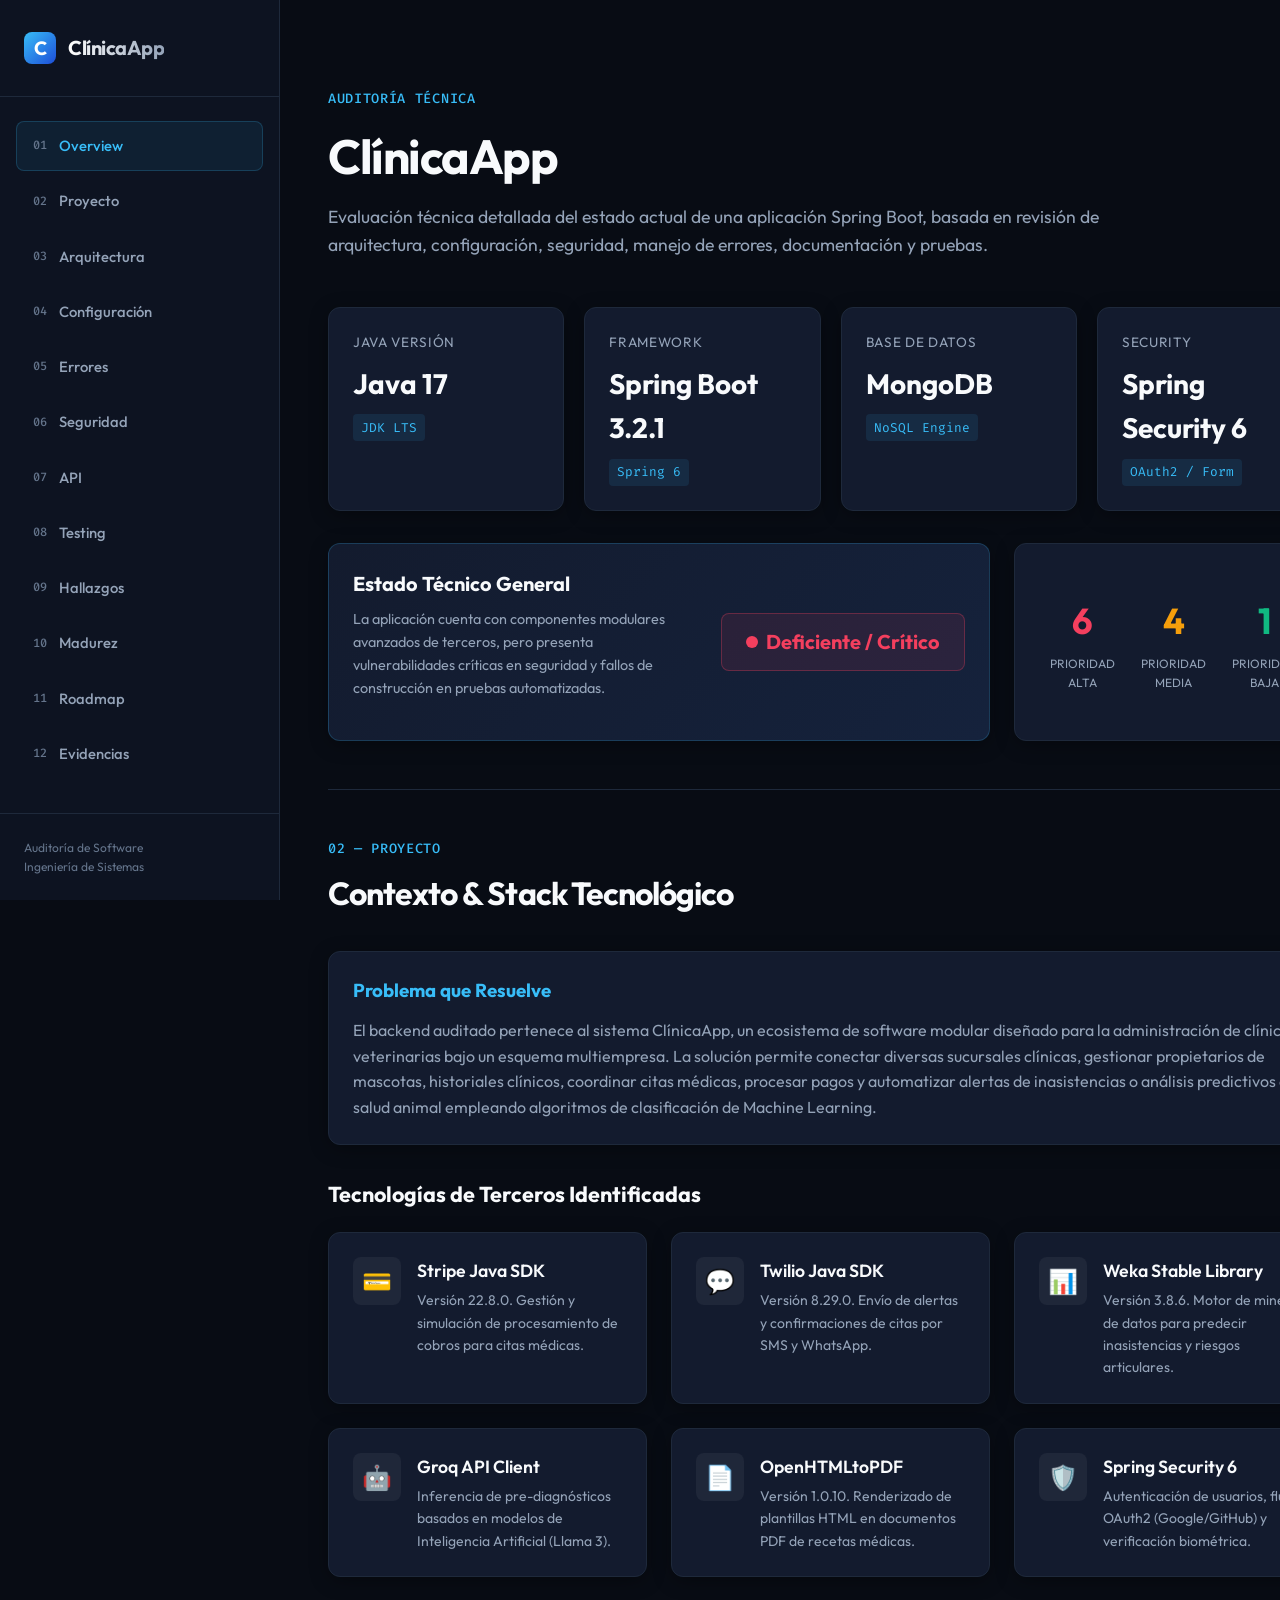
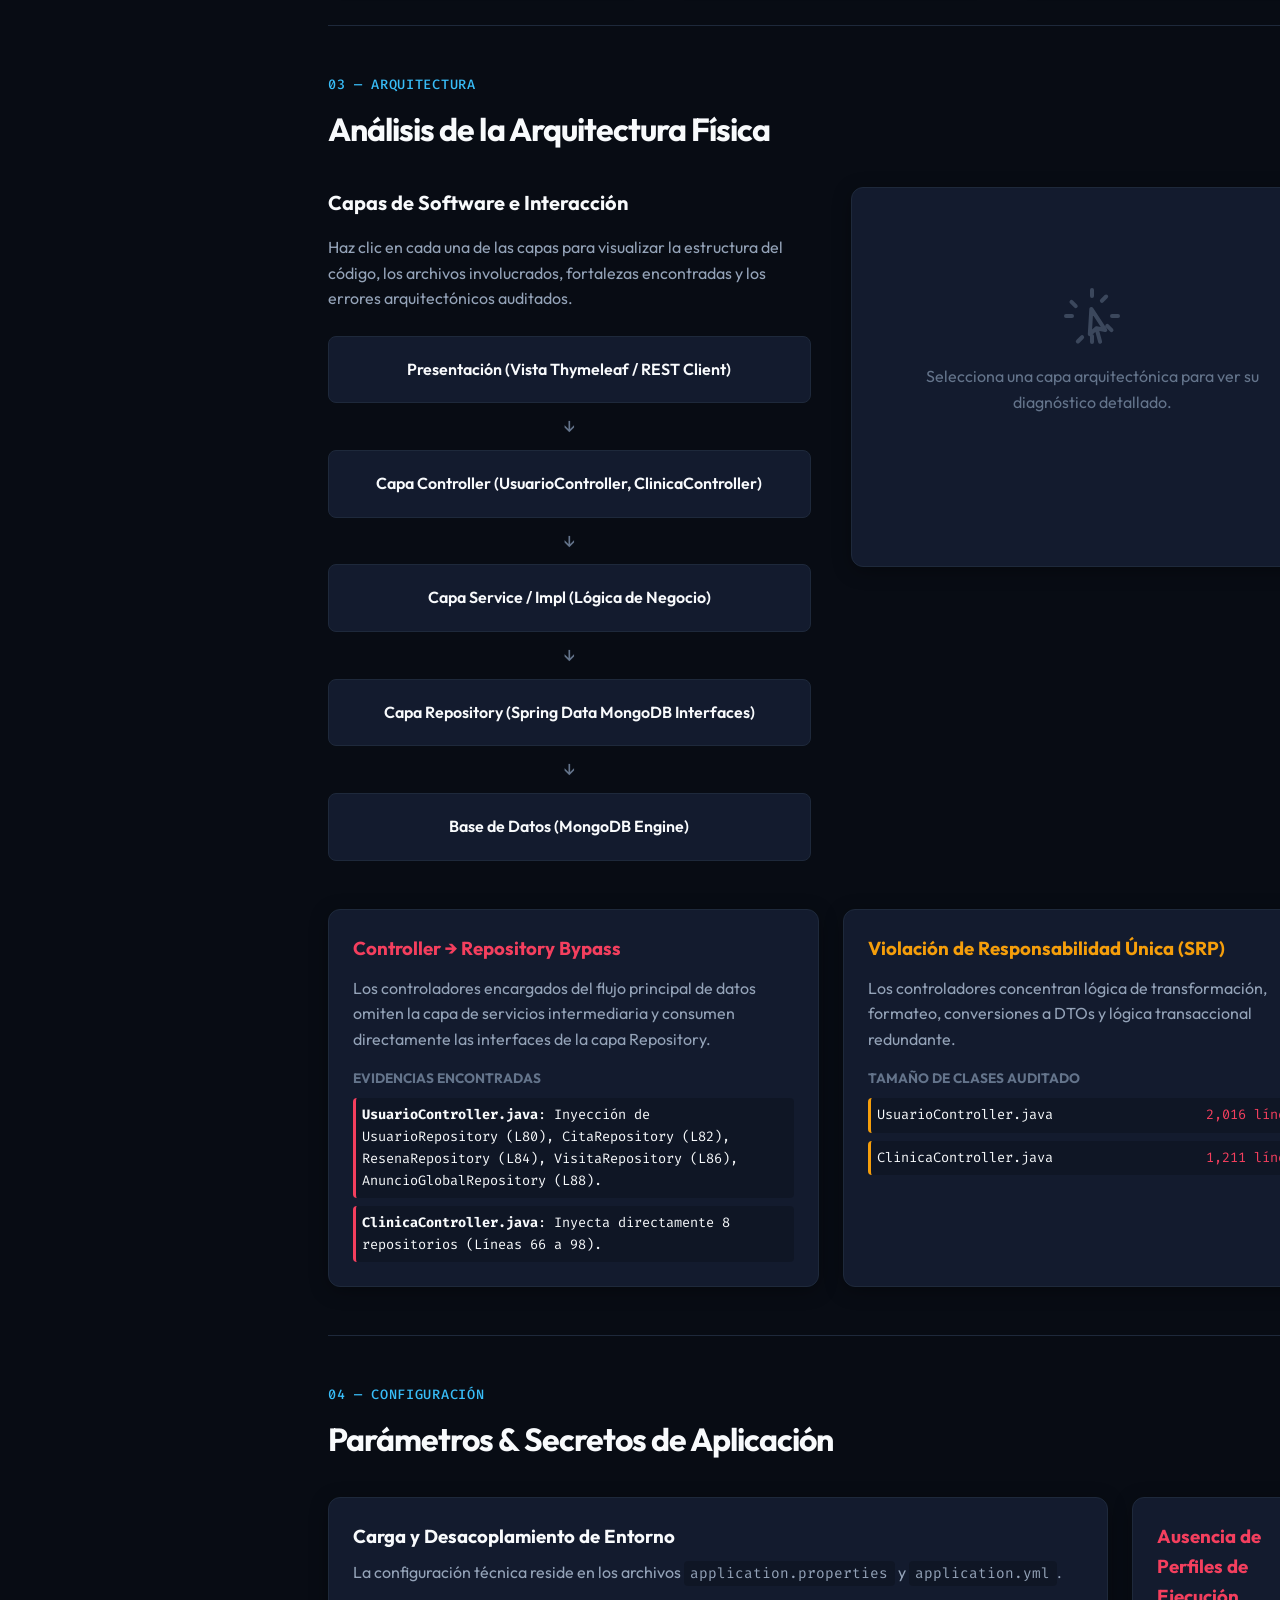
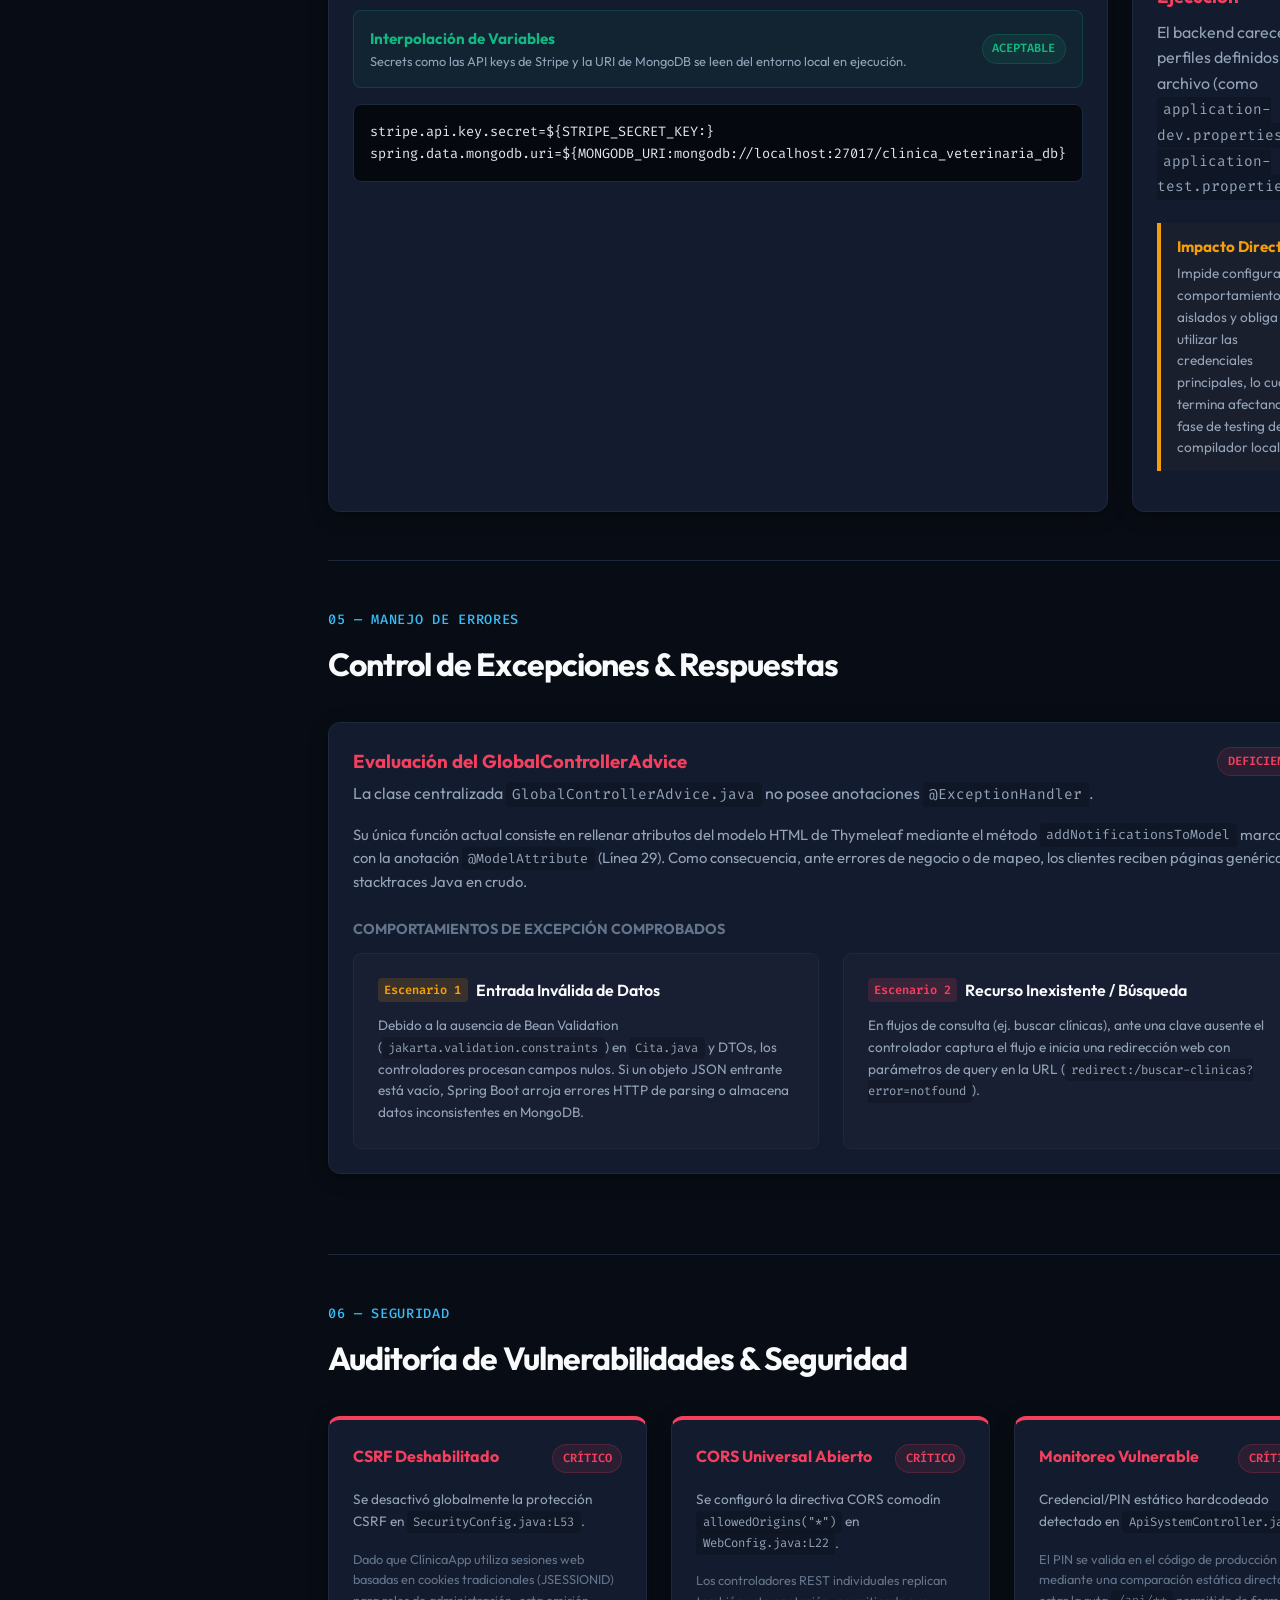
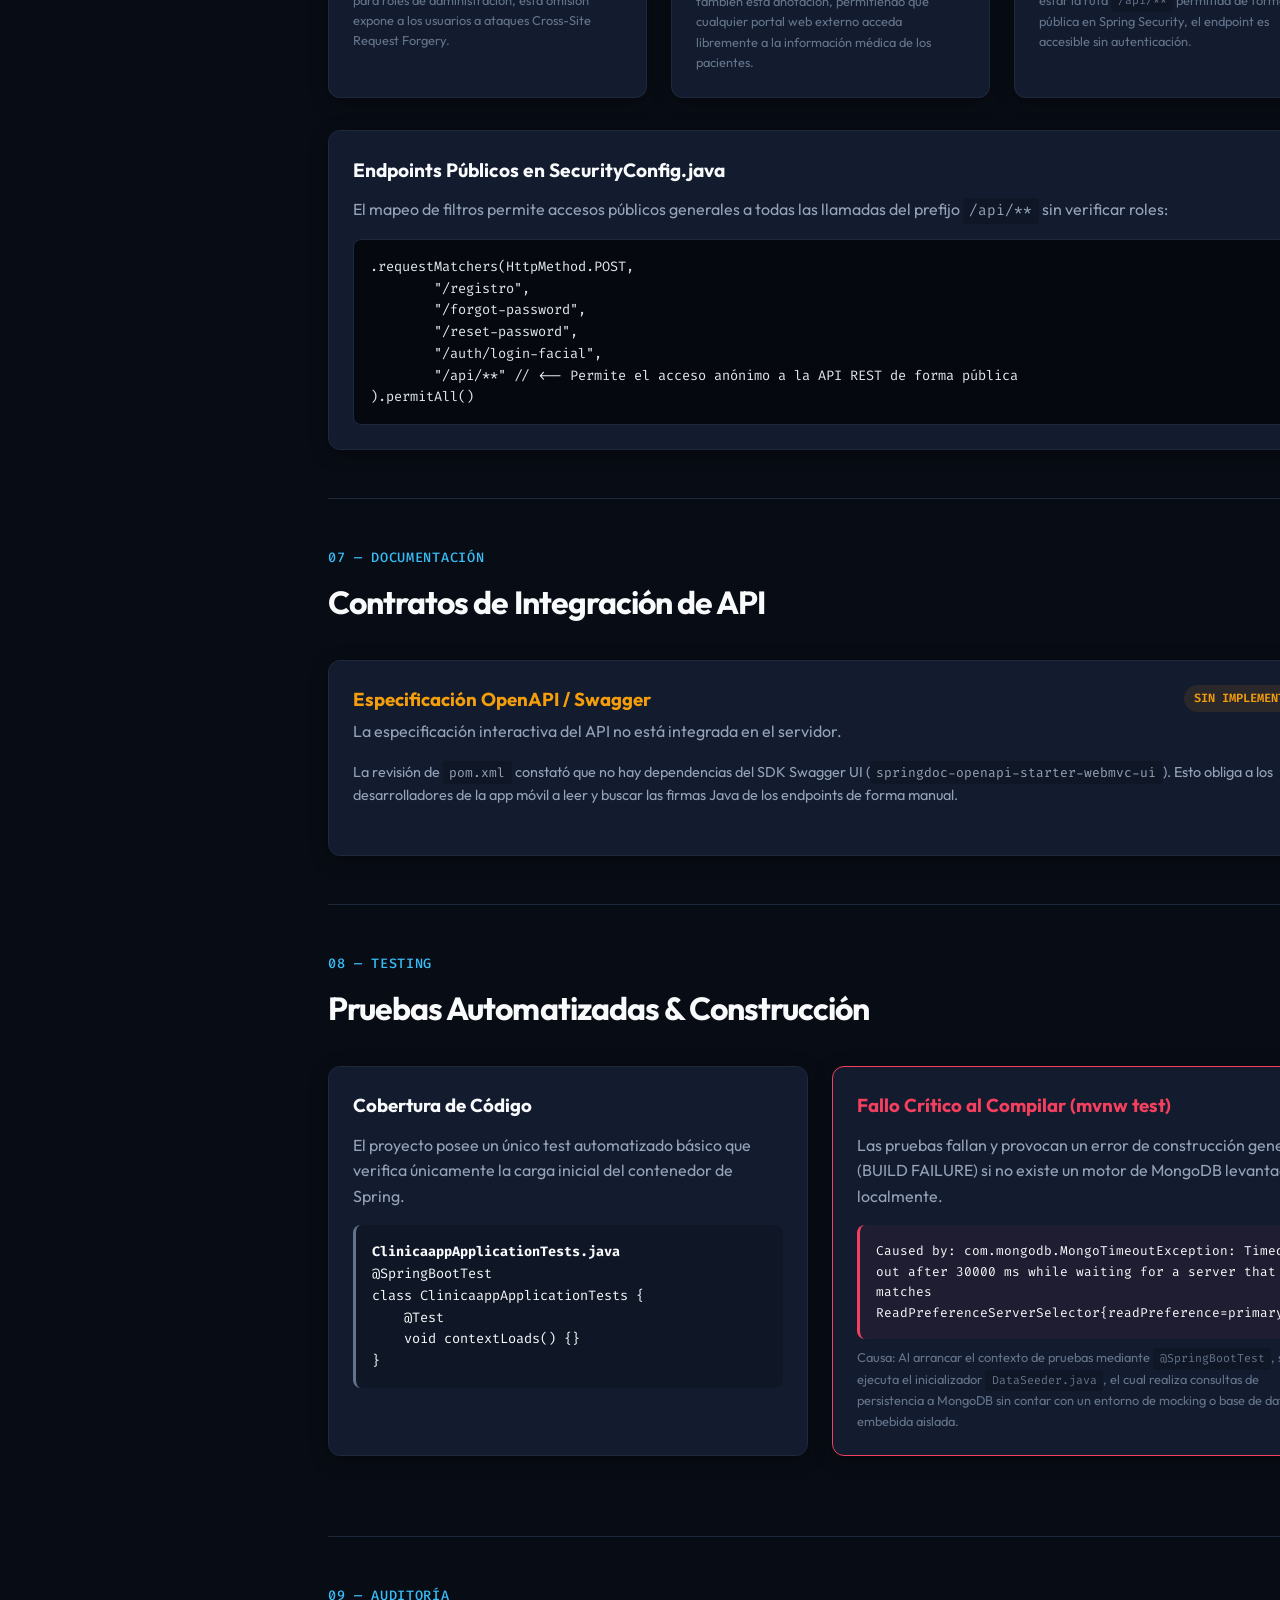
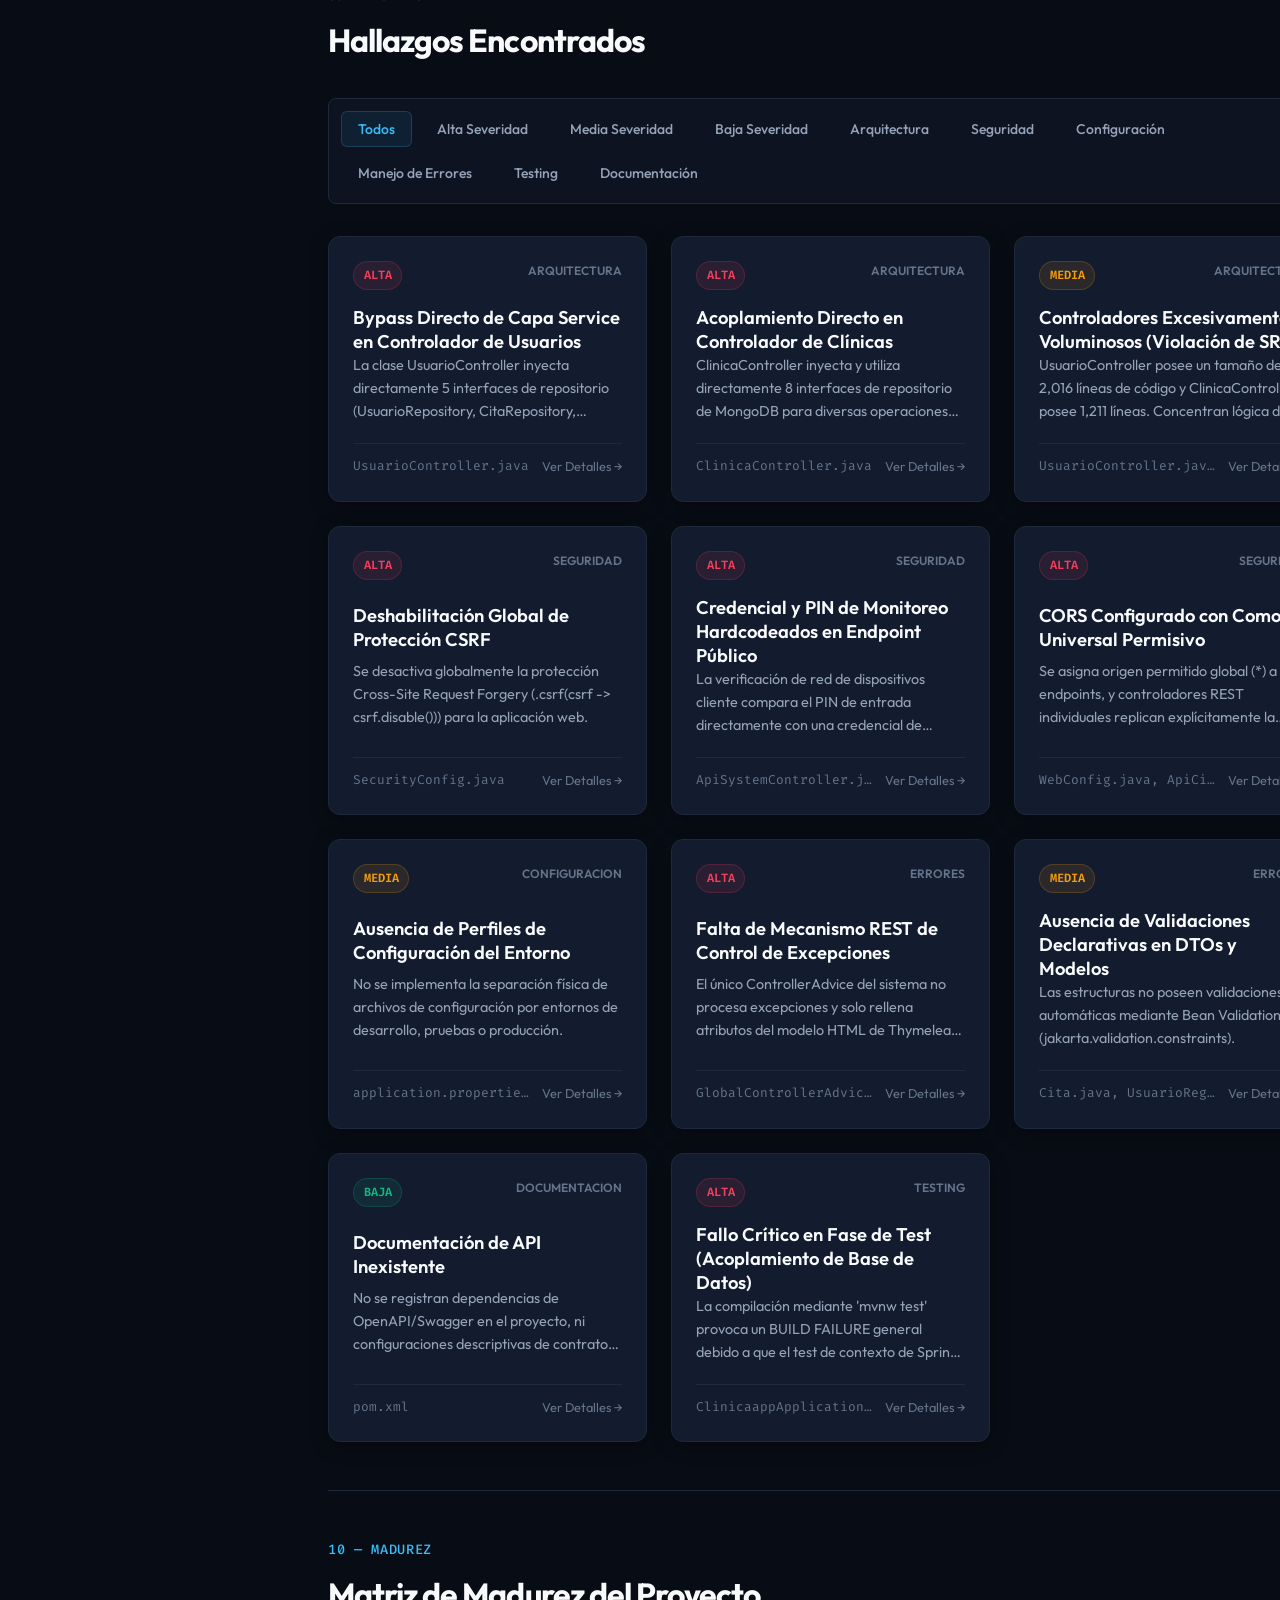
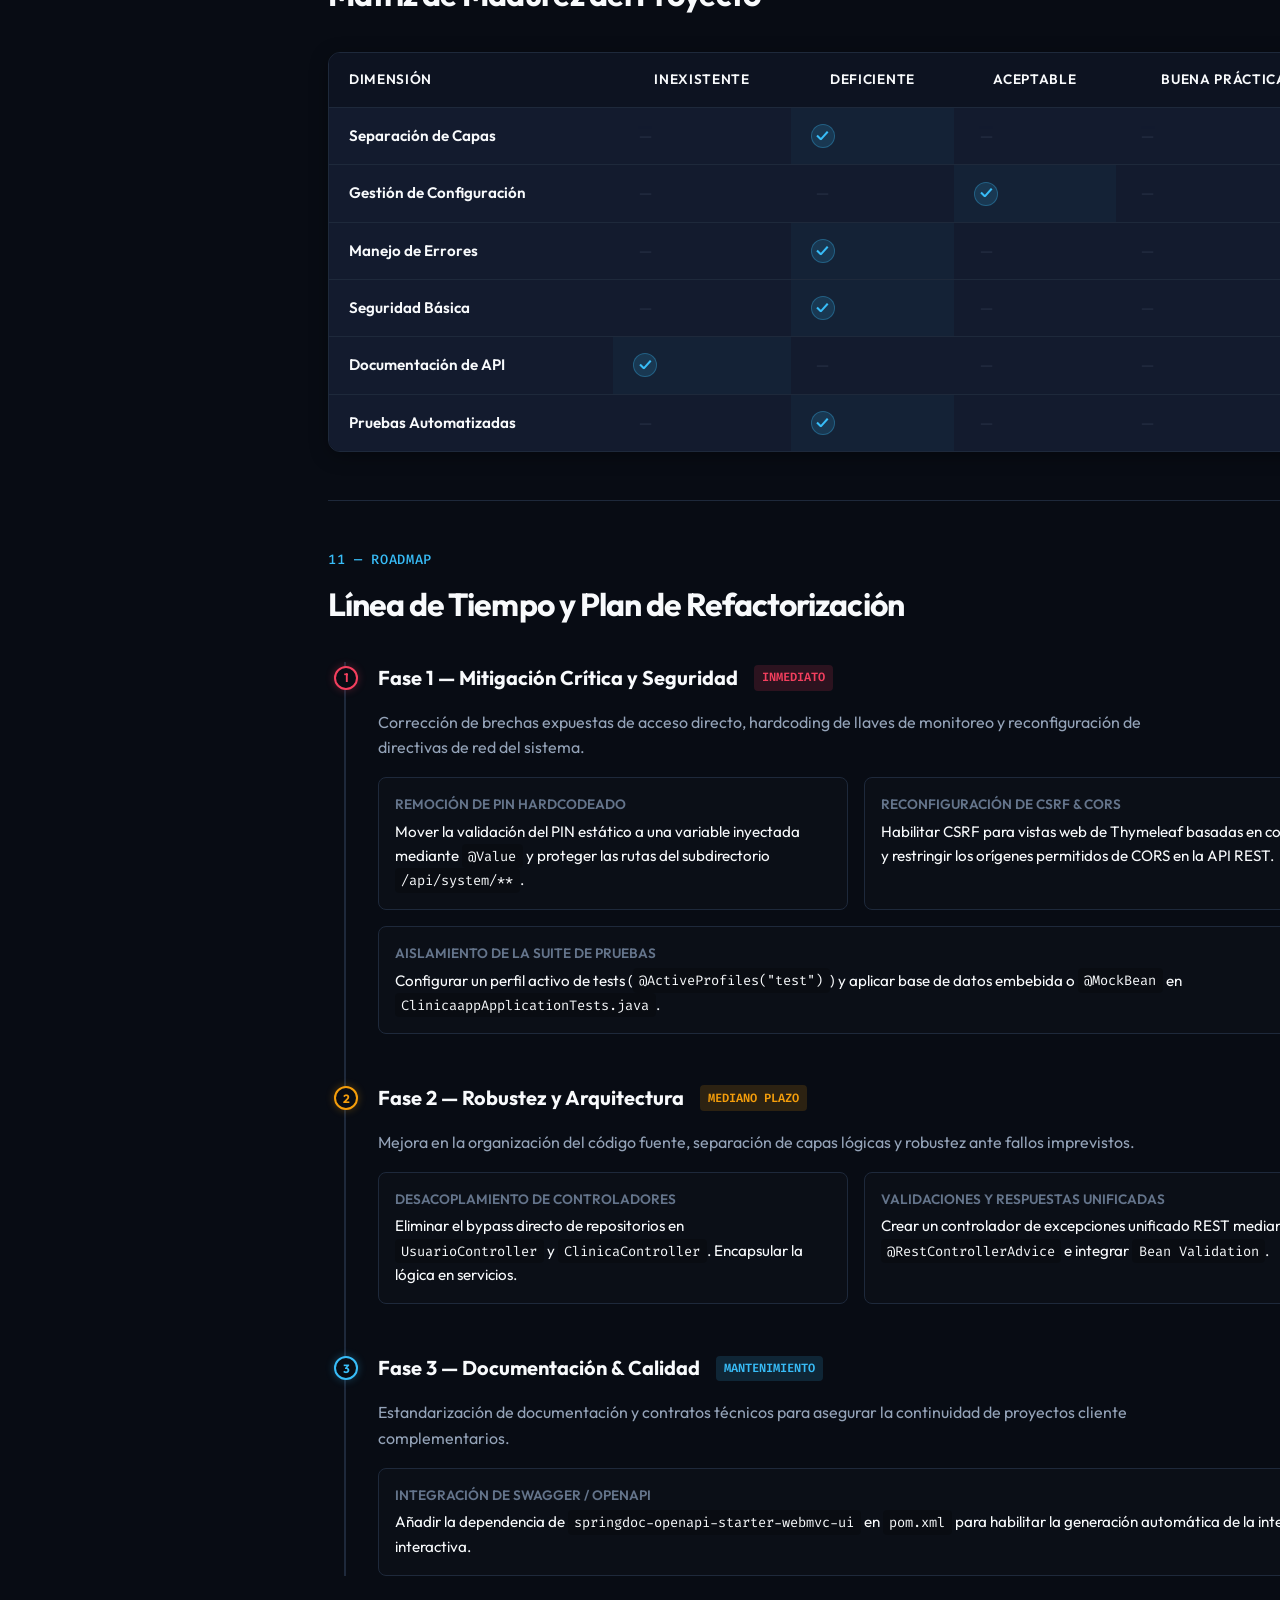
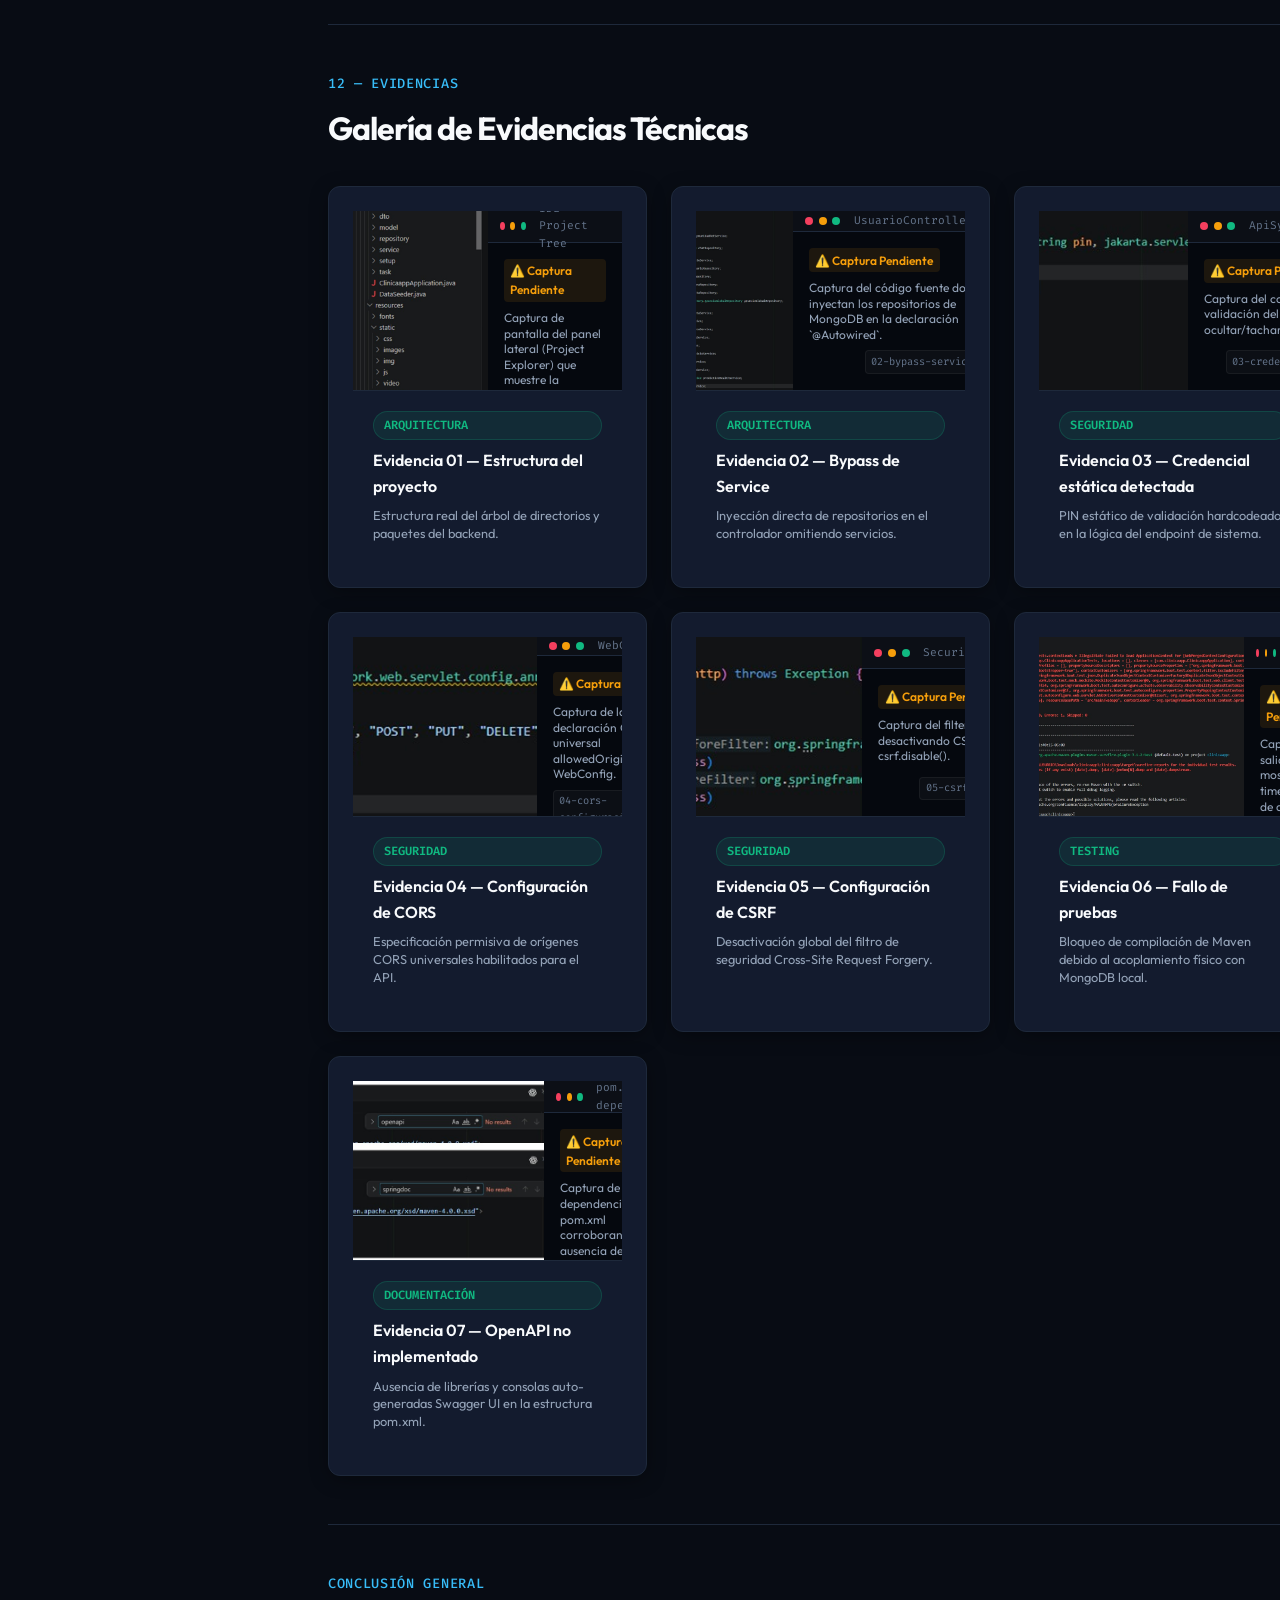
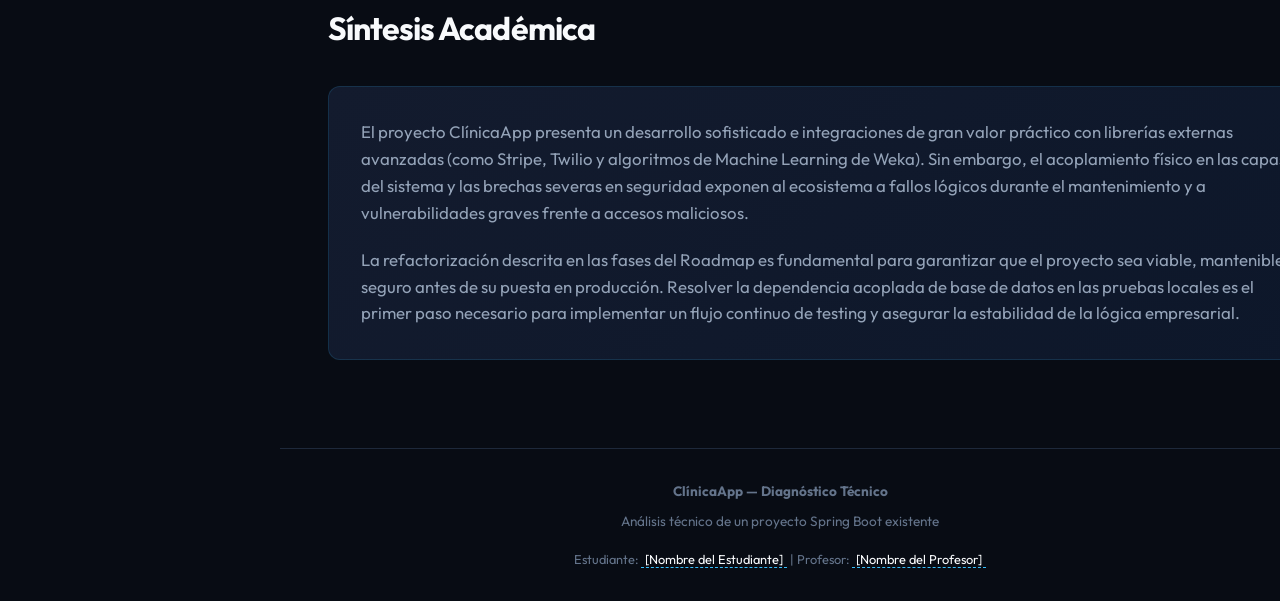
<file: diagnostico-web/index.html>
<!DOCTYPE html>
<html lang="es">
<head>
    <meta charset="UTF-8">
    <meta name="viewport" content="width=device-width, initial-scale=1.0">
    <title>ClínicaApp — Diagnóstico Técnico Profesional</title>
    <meta name="description" content="Evaluación técnica detallada del proyecto ClínicaApp, una aplicación Spring Boot.">
    <link rel="stylesheet" href="css/styles.css">
</head>
<body>

    <!-- Mobile Header -->
    <header class="mobile-header">
        <div class="sidebar-brand">
            <div class="brand-icon">C</div>
            <span class="brand-title">ClínicaApp</span>
        </div>
        <button class="menu-toggle" id="menuToggle" aria-label="Abrir menú">
            <svg width="24" height="24" fill="none" stroke="currentColor" stroke-width="2" viewBox="0 0 24 24">
                <path stroke-linecap="round" stroke-linejoin="round" d="M4 6h16M4 12h16M4 18h16"/>
            </svg>
        </button>
    </header>

    <div class="app-container">
        <!-- Sidebar Navigation -->
        <aside class="sidebar">
            <div class="sidebar-header">
                <div class="sidebar-brand">
                    <div class="brand-icon">C</div>
                    <div class="brand-title">ClínicaApp</div>
                </div>
            </div>
            
            <nav class="sidebar-nav">
                <ul class="nav-list">
                    <li><a href="#overview" class="nav-link active"><span class="num">01</span> Overview</a></li>
                    <li><a href="#proyecto" class="nav-link"><span class="num">02</span> Proyecto</a></li>
                    <li><a href="#arquitectura" class="nav-link"><span class="num">03</span> Arquitectura</a></li>
                    <li><a href="#configuracion" class="nav-link"><span class="num">04</span> Configuración</a></li>
                    <li><a href="#errores" class="nav-link"><span class="num">05</span> Errores</a></li>
                    <li><a href="#seguridad" class="nav-link"><span class="num">06</span> Seguridad</a></li>
                    <li><a href="#api" class="nav-link"><span class="num">07</span> API</a></li>
                    <li><a href="#testing" class="nav-link"><span class="num">08</span> Testing</a></li>
                    <li><a href="#hallazgos" class="nav-link"><span class="num">09</span> Hallazgos</a></li>
                    <li><a href="#madurez" class="nav-link"><span class="num">10</span> Madurez</a></li>
                    <li><a href="#roadmap" class="nav-link"><span class="num">11</span> Roadmap</a></li>
                    <li><a href="#evidencias" class="nav-link"><span class="num">12</span> Evidencias</a></li>
                </ul>
            </nav>

            <div class="sidebar-footer">
                <p>Auditoría de Software</p>
                <p>Ingeniería de Sistemas</p>
            </div>
        </aside>

        <!-- Main Content -->
        <main class="main-content">
            
            <!-- 01 OVERVIEW -->
            <section id="overview" class="fade-in-section visible">
                <div class="hero">
                    <span class="section-tag">Auditoría Técnica</span>
                    <h1 class="section-title" style="font-size: 3rem; margin-bottom: 0.5rem;">ClínicaApp</h1>
                    <p class="hero-subtitle">Evaluación técnica detallada del estado actual de una aplicación Spring Boot, basada en revisión de arquitectura, configuración, seguridad, manejo de errores, documentación y pruebas.</p>
                </div>

                <div class="grid-4" style="margin-bottom: 2rem;">
                    <div class="card kpi-card">
                        <span class="kpi-title">Java Versión</span>
                        <span class="kpi-value">Java 17</span>
                        <span class="kpi-tag">JDK LTS</span>
                    </div>
                    <div class="card kpi-card">
                        <span class="kpi-title">Framework</span>
                        <span class="kpi-value">Spring Boot 3.2.1</span>
                        <span class="kpi-tag">Spring 6</span>
                    </div>
                    <div class="card kpi-card">
                        <span class="kpi-title">Base de Datos</span>
                        <span class="kpi-value">MongoDB</span>
                        <span class="kpi-tag">NoSQL Engine</span>
                    </div>
                    <div class="card kpi-card">
                        <span class="kpi-title">Security</span>
                        <span class="kpi-value">Spring Security 6</span>
                        <span class="kpi-tag">OAuth2 / Form</span>
                    </div>
                </div>

                <div class="grid-3">
                    <div class="card status-summary-card">
                        <div>
                            <h3 style="font-size: 1.25rem; margin-bottom: 0.5rem;">Estado Técnico General</h3>
                            <p style="color: var(--text-secondary); font-size: 0.9rem; max-width: 320px; margin-bottom: 1rem;">La aplicación cuenta con componentes modulares avanzados de terceros, pero presenta vulnerabilidades críticas en seguridad y fallos de construcción en pruebas automatizadas.</p>
                        </div>
                        <div class="status-badge-lg deficiente">
                            <span class="dot" style="width: 12px; height: 12px; border-radius: 50%; background-color: var(--accent-red); display: inline-block;"></span>
                            Deficiente / Crítico
                        </div>
                    </div>
                    
                    <div class="card findings-score-card">
                        <div class="findings-count-item alta">
                            <div class="count">6</div>
                            <div class="label">Prioridad Alta</div>
                        </div>
                        <div class="findings-count-item media">
                            <div class="count">4</div>
                            <div class="label">Prioridad Media</div>
                        </div>
                        <div class="findings-count-item baja">
                            <div class="count">1</div>
                            <div class="label">Prioridad Baja</div>
                        </div>
                    </div>
                </div>
            </section>

            <!-- 02 PROYECTO -->
            <section id="proyecto" class="fade-in-section">
                <span class="section-tag">02 — Proyecto</span>
                <h2 class="section-title">Contexto & Stack Tecnológico</h2>
                
                <div class="card" style="margin-bottom: 2rem;">
                    <h3 style="margin-bottom: 0.75rem; color: var(--accent-blue);">Problema que Resuelve</h3>
                    <p style="color: var(--text-secondary);">El backend auditado pertenece al sistema ClínicaApp, un ecosistema de software modular diseñado para la administración de clínicas veterinarias bajo un esquema multiempresa. La solución permite conectar diversas sucursales clínicas, gestionar propietarios de mascotas, historiales clínicos, coordinar citas médicas, procesar pagos y automatizar alertas de inasistencias o análisis predictivos de salud animal empleando algoritmos de clasificación de Machine Learning.</p>
                </div>

                <h3 style="margin-bottom: 1.25rem; font-size: 1.35rem;">Tecnologías de Terceros Identificadas</h3>
                <div class="grid-3">
                    <div class="card tech-card">
                        <div class="tech-icon">💳</div>
                        <div class="tech-info">
                            <h4>Stripe Java SDK</h4>
                            <p>Versión 22.8.0. Gestión y simulación de procesamiento de cobros para citas médicas.</p>
                        </div>
                    </div>
                    <div class="card tech-card">
                        <div class="tech-icon">💬</div>
                        <div class="tech-info">
                            <h4>Twilio Java SDK</h4>
                            <p>Versión 8.29.0. Envío de alertas y confirmaciones de citas por SMS y WhatsApp.</p>
                        </div>
                    </div>
                    <div class="card tech-card">
                        <div class="tech-icon">📊</div>
                        <div class="tech-info">
                            <h4>Weka Stable Library</h4>
                            <p>Versión 3.8.6. Motor de minería de datos para predecir inasistencias y riesgos articulares.</p>
                        </div>
                    </div>
                    <div class="card tech-card">
                        <div class="tech-icon">🤖</div>
                        <div class="tech-info">
                            <h4>Groq API Client</h4>
                            <p>Inferencia de pre-diagnósticos basados en modelos de Inteligencia Artificial (Llama 3).</p>
                        </div>
                    </div>
                    <div class="card tech-card">
                        <div class="tech-icon">📄</div>
                        <div class="tech-info">
                            <h4>OpenHTMLtoPDF</h4>
                            <p>Versión 1.0.10. Renderizado de plantillas HTML en documentos PDF de recetas médicas.</p>
                        </div>
                    </div>
                    <div class="card tech-card">
                        <div class="tech-icon">🛡️</div>
                        <div class="tech-info">
                            <h4>Spring Security 6</h4>
                            <p>Autenticación de usuarios, flujos OAuth2 (Google/GitHub) y verificación biométrica.</p>
                        </div>
                    </div>
                </div>
            </section>

            <!-- 03 ARQUITECTURA -->
            <section id="arquitectura" class="fade-in-section">
                <span class="section-tag">03 — Arquitectura</span>
                <h2 class="section-title">Análisis de la Arquitectura Física</h2>

                <div class="architecture-container" style="margin-bottom: 3rem;">
                    <div>
                        <h3 style="margin-bottom: 1rem; font-size: 1.25rem;">Capas de Software e Interacción</h3>
                        <p style="color: var(--text-secondary); margin-bottom: 1.5rem;">Haz clic en cada una de las capas para visualizar la estructura del código, los archivos involucrados, fortalezas encontradas y los errores arquitectónicos auditados.</p>
                        
                        <div class="layers-interactive">
                            <div class="layer-box" data-layer="presentation">Presentación (Vista Thymeleaf / REST Client)</div>
                            <div class="layer-arrow">↓</div>
                            <div class="layer-box" data-layer="controller">Capa Controller (UsuarioController, ClinicaController)</div>
                            <div class="layer-arrow">↓</div>
                            <div class="layer-box" data-layer="service">Capa Service / Impl (Lógica de Negocio)</div>
                            <div class="layer-arrow">↓</div>
                            <div class="layer-box" data-layer="repository">Capa Repository (Spring Data MongoDB Interfaces)</div>
                            <div class="layer-arrow">↓</div>
                            <div class="layer-box" data-layer="mongodb">Base de Datos (MongoDB Engine)</div>
                        </div>
                    </div>

                    <div class="layer-details-panel">
                        <div class="layer-details-placeholder" id="layerDetailsPlaceholder">
                            <svg width="64" height="64" fill="none" stroke="currentColor" stroke-width="1.5" viewBox="0 0 24 24">
                                <path stroke-linecap="round" stroke-linejoin="round" d="M15.042 21.672 13.684 16.6m0 0-2.51 2.225.569-9.47 5.227 7.917-3.286-.672ZM12 2.25V4.5m5.303.197-1.591 1.591M21.75 12h-2.25m-.197 5.303-1.591-1.591M12 19.5v2.25m-5.303-.197 1.591-1.591M2.25 12h2.25m-.197-5.303 1.591 1.591"/>
                            </svg>
                            <p>Selecciona una capa arquitectónica para ver su diagnóstico detallado.</p>
                        </div>
                        <div class="layer-details-content" id="layerDetailsContent" style="display: none;"></div>
                    </div>
                </div>

                <div class="grid-2">
                    <div class="card">
                        <h3 style="color: var(--accent-red); margin-bottom: 0.75rem;">Controller → Repository Bypass</h3>
                        <p style="color: var(--text-secondary); margin-bottom: 1rem;">Los controladores encargados del flujo principal de datos omiten la capa de servicios intermediaria y consumen directamente las interfaces de la capa Repository.</p>
                        
                        <h4 style="font-size: 0.85rem; text-transform: uppercase; color: var(--text-muted); margin-bottom: 0.5rem;">Evidencias Encontradas</h4>
                        <ul style="list-style: none; display: flex; flex-direction: column; gap: 0.5rem; font-family: var(--font-mono); font-size: 0.85rem;">
                            <li style="background: rgba(0,0,0,0.2); padding: 0.4rem; border-radius: 4px; border-left: 3px solid var(--accent-red);">
                                <strong>UsuarioController.java</strong>: Inyección de UsuarioRepository (L80), CitaRepository (L82), ResenaRepository (L84), VisitaRepository (L86), AnuncioGlobalRepository (L88).
                            </li>
                            <li style="background: rgba(0,0,0,0.2); padding: 0.4rem; border-radius: 4px; border-left: 3px solid var(--accent-red);">
                                <strong>ClinicaController.java</strong>: Inyecta directamente 8 repositorios (Líneas 66 a 98).
                            </li>
                        </ul>
                    </div>

                    <div class="card">
                        <h3 style="color: var(--accent-yellow); margin-bottom: 0.75rem;">Violación de Responsabilidad Única (SRP)</h3>
                        <p style="color: var(--text-secondary); margin-bottom: 1rem;">Los controladores concentran lógica de transformación, formateo, conversiones a DTOs y lógica transaccional redundante.</p>
                        
                        <h4 style="font-size: 0.85rem; text-transform: uppercase; color: var(--text-muted); margin-bottom: 0.5rem;">Tamaño de Clases Auditado</h4>
                        <ul style="list-style: none; display: flex; flex-direction: column; gap: 0.5rem; font-family: var(--font-mono); font-size: 0.85rem;">
                            <li style="background: rgba(0,0,0,0.2); padding: 0.4rem; border-radius: 4px; border-left: 3px solid var(--accent-yellow); display: flex; justify-content: space-between;">
                                <span>UsuarioController.java</span>
                                <span style="color: var(--accent-red);">2,016 líneas</span>
                            </li>
                            <li style="background: rgba(0,0,0,0.2); padding: 0.4rem; border-radius: 4px; border-left: 3px solid var(--accent-yellow); display: flex; justify-content: space-between;">
                                <span>ClinicaController.java</span>
                                <span style="color: var(--accent-red);">1,211 líneas</span>
                            </li>
                        </ul>
                    </div>
                </div>
            </section>

            <!-- 04 CONFIGURACIÓN -->
            <section id="configuracion" class="fade-in-section">
                <span class="section-tag">04 — Configuración</span>
                <h2 class="section-title">Parámetros & Secretos de Aplicación</h2>
                
                <div class="grid-2">
                    <div class="card">
                        <h3 style="margin-bottom: 0.5rem;">Carga y Desacoplamiento de Entorno</h3>
                        <p style="color: var(--text-secondary); margin-bottom: 1.5rem;">La configuración técnica reside en los archivos <code>application.properties</code> y <code>application.yml</code>.</p>
                        
                        <div style="display: flex; align-items: center; justify-content: space-between; background-color: rgba(16, 185, 129, 0.05); padding: 1rem; border-radius: 8px; border: 1px solid rgba(16, 185, 129, 0.2); margin-bottom: 1rem;">
                            <div>
                                <h4 style="color: var(--accent-green); font-size: 0.95rem;">Interpolación de Variables</h4>
                                <p style="font-size: 0.8rem; color: var(--text-secondary);">Secrets como las API keys de Stripe y la URI de MongoDB se leen del entorno local en ejecución.</p>
                            </div>
                            <span class="severity-badge baja">Aceptable</span>
                        </div>
                        
                        <pre style="margin: 0;">stripe.api.key.secret=${STRIPE_SECRET_KEY:}
spring.data.mongodb.uri=${MONGODB_URI:mongodb://localhost:27017/clinica_veterinaria_db}</pre>
                    </div>

                    <div class="card">
                        <h3 style="margin-bottom: 0.5rem; color: var(--accent-red);">Ausencia de Perfiles de Ejecución</h3>
                        <p style="color: var(--text-secondary); margin-bottom: 1.5rem;">El backend carece de perfiles definidos por archivo (como <code>application-dev.properties</code> o <code>application-test.properties</code>).</p>
                        
                        <div style="border-left: 4px solid var(--accent-yellow); padding-left: 1rem; background-color: rgba(245, 158, 11, 0.03); padding-top: 0.75rem; padding-bottom: 0.75rem; border-radius: 0 8px 8px 0; margin-bottom: 1rem;">
                            <h4 style="font-size: 0.95rem; color: var(--accent-yellow); margin-bottom: 0.25rem;">Impacto Directo</h4>
                            <p style="font-size: 0.85rem; color: var(--text-secondary);">Impide configurar comportamientos aislados y obliga a utilizar las credenciales principales, lo cual termina afectando la fase de testing del compilador local.</p>
                        </div>
                    </div>
                </div>
            </section>

            <!-- 05 ERRORES -->
            <section id="errores" class="fade-in-section">
                <span class="section-tag">05 — Manejo de Errores</span>
                <h2 class="section-title">Control de Excepciones & Respuestas</h2>

                <div class="card" style="margin-bottom: 2rem;">
                    <div style="display: flex; justify-content: space-between; align-items: flex-start; margin-bottom: 1rem;">
                        <div>
                            <h3 style="color: var(--accent-red);">Evaluación del GlobalControllerAdvice</h3>
                            <p style="color: var(--text-secondary); margin-top: 0.25rem;">La clase centralizada <code>GlobalControllerAdvice.java</code> no posee anotaciones <code>@ExceptionHandler</code>.</p>
                        </div>
                        <span class="severity-badge alta">Deficiente</span>
                    </div>
                    <p style="color: var(--text-secondary); font-size: 0.925rem; margin-bottom: 1.5rem;">Su única función actual consiste en rellenar atributos del modelo HTML de Thymeleaf mediante el método <code>addNotificationsToModel</code> marcado con la anotación <code>@ModelAttribute</code> (Línea 29). Como consecuencia, ante errores de negocio o de mapeo, los clientes reciben páginas genéricas o stacktraces Java en crudo.</p>

                    <h4 style="font-size: 0.9rem; text-transform: uppercase; color: var(--text-muted); margin-bottom: 0.75rem;">Comportamientos de Excepción Comprobados</h4>
                    <div class="grid-2">
                        <div class="scenario-box">
                            <div class="scenario-title">
                                <span class="scenario-badge yellow">Escenario 1</span>
                                <span>Entrada Inválida de Datos</span>
                            </div>
                            <p style="font-size: 0.85rem; color: var(--text-secondary);">Debido a la ausencia de Bean Validation (<code>jakarta.validation.constraints</code>) en <code>Cita.java</code> y DTOs, los controladores procesan campos nulos. Si un objeto JSON entrante está vacío, Spring Boot arroja errores HTTP de parsing o almacena datos inconsistentes en MongoDB.</p>
                        </div>
                        <div class="scenario-box">
                            <div class="scenario-title">
                                <span class="scenario-badge red">Escenario 2</span>
                                <span>Recurso Inexistente / Búsqueda</span>
                            </div>
                            <p style="font-size: 0.85rem; color: var(--text-secondary);">En flujos de consulta (ej. buscar clínicas), ante una clave ausente el controlador captura el flujo e inicia una redirección web con parámetros de query en la URL (<code>redirect:/buscar-clinicas?error=notfound</code>).</p>
                        </div>
                    </div>
                </div>
            </section>

            <!-- 06 SEGURIDAD -->
            <section id="seguridad" class="fade-in-section">
                <span class="section-tag">06 — Seguridad</span>
                <h2 class="section-title">Auditoría de Vulnerabilidades & Seguridad</h2>
                
                <div class="grid-3" style="margin-bottom: 2rem;">
                    <div class="card" style="border-top: 4px solid var(--accent-red);">
                        <div style="display: flex; justify-content: space-between; margin-bottom: 1rem;">
                            <span style="font-weight: bold; color: var(--accent-red);">CSRF Deshabilitado</span>
                            <span class="severity-badge alta">Crítico</span>
                        </div>
                        <p style="font-size: 0.85rem; color: var(--text-secondary); margin-bottom: 1rem;">Se desactivó globalmente la protección CSRF en <code>SecurityConfig.java:L53</code>.</p>
                        <p style="font-size: 0.8rem; color: var(--text-muted);">Dado que ClínicaApp utiliza sesiones web basadas en cookies tradicionales (JSESSIONID) para roles de administración, esta omisión expone a los usuarios a ataques Cross-Site Request Forgery.</p>
                    </div>

                    <div class="card" style="border-top: 4px solid var(--accent-red);">
                        <div style="display: flex; justify-content: space-between; margin-bottom: 1rem;">
                            <span style="font-weight: bold; color: var(--accent-red);">CORS Universal Abierto</span>
                            <span class="severity-badge alta">Crítico</span>
                        </div>
                        <p style="font-size: 0.85rem; color: var(--text-secondary); margin-bottom: 1rem;">Se configuró la directiva CORS comodín <code>allowedOrigins("*")</code> en <code>WebConfig.java:L22</code>.</p>
                        <p style="font-size: 0.8rem; color: var(--text-muted);">Los controladores REST individuales replican también esta anotación, permitiendo que cualquier portal web externo acceda libremente a la información médica de los pacientes.</p>
                    </div>

                    <div class="card" style="border-top: 4px solid var(--accent-red);">
                        <div style="display: flex; justify-content: space-between; margin-bottom: 1rem;">
                            <span style="font-weight: bold; color: var(--accent-red);">Monitoreo Vulnerable</span>
                            <span class="severity-badge alta">Crítico</span>
                        </div>
                        <p style="font-size: 0.85rem; color: var(--text-secondary); margin-bottom: 1rem;">Credencial/PIN estático hardcodeado detectado en <code>ApiSystemController.java</code>.</p>
                        <p style="font-size: 0.8rem; color: var(--text-muted);">El PIN se valida en el código de producción mediante una comparación estática directa. Al estar la ruta <code>/api/**</code> permitida de forma pública en Spring Security, el endpoint es accesible sin autenticación.</p>
                    </div>
                </div>

                <div class="card">
                    <h3 style="margin-bottom: 0.75rem; font-size: 1.2rem;">Endpoints Públicos en SecurityConfig.java</h3>
                    <p style="color: var(--text-secondary); margin-bottom: 1rem;">El mapeo de filtros permite accesos públicos generales a todas las llamadas del prefijo <code>/api/**</code> sin verificar roles:</p>
                    <pre style="margin: 0;">.requestMatchers(HttpMethod.POST,
        "/registro",
        "/forgot-password",
        "/reset-password",
        "/auth/login-facial",
        "/api/**" // <-- Permite el acceso anónimo a la API REST de forma pública
).permitAll()</pre>
                </div>
            </section>

            <!-- 07 API -->
            <section id="api" class="fade-in-section">
                <span class="section-tag">07 — Documentación</span>
                <h2 class="section-title">Contratos de Integración de API</h2>
                
                <div class="card">
                    <div style="display: flex; justify-content: space-between; align-items: flex-start; margin-bottom: 1rem;">
                        <div>
                            <h3 style="color: var(--accent-yellow);">Especificación OpenAPI / Swagger</h3>
                            <p style="color: var(--text-secondary); margin-top: 0.25rem;">La especificación interactiva del API no está integrada en el servidor.</p>
                        </div>
                        <span class="severity-badge" style="background-color: rgba(245, 158, 11, 0.1); color: var(--accent-yellow); border-color: rgba(245, 158, 11, 0.2);">Sin Implementar</span>
                    </div>
                    <p style="color: var(--text-secondary); font-size: 0.9rem; margin-bottom: 1.5rem;">La revisión de <code>pom.xml</code> constató que no hay dependencias del SDK Swagger UI (<code>springdoc-openapi-starter-webmvc-ui</code>). Esto obliga a los desarrolladores de la app móvil a leer y buscar las firmas Java de los endpoints de forma manual.</p>
                </div>
            </section>

            <!-- 08 TESTING -->
            <section id="testing" class="fade-in-section">
                <span class="section-tag">08 — Testing</span>
                <h2 class="section-title">Pruebas Automatizadas & Construcción</h2>
                
                <div class="grid-2" style="margin-bottom: 2rem;">
                    <div class="card">
                        <h3 style="margin-bottom: 0.75rem;">Cobertura de Código</h3>
                        <p style="color: var(--text-secondary); margin-bottom: 1rem;">El proyecto posee un único test automatizado básico que verifica únicamente la carga inicial del contenedor de Spring.</p>
                        
                        <div style="background-color: rgba(0,0,0,0.2); padding: 1rem; border-radius: 8px; font-family: var(--font-mono); font-size: 0.85rem; border-left: 3px solid var(--text-muted);">
                            <strong>ClinicaappApplicationTests.java</strong><br>
                            @SpringBootTest<br>
                            class ClinicaappApplicationTests {<br>
                            &nbsp;&nbsp;&nbsp;&nbsp;@Test<br>
                            &nbsp;&nbsp;&nbsp;&nbsp;void contextLoads() {}<br>
                            }
                        </div>
                    </div>

                    <div class="card" style="border-color: var(--accent-red);">
                        <h3 style="color: var(--accent-red); margin-bottom: 0.75rem;">Fallo Crítico al Compilar (mvnw test)</h3>
                        <p style="color: var(--text-secondary); margin-bottom: 1rem;">Las pruebas fallan y provocan un error de construcción general (BUILD FAILURE) si no existe un motor de MongoDB levantado localmente.</p>
                        
                        <div style="background-color: rgba(244, 63, 94, 0.05); padding: 1rem; border-radius: 8px; font-family: var(--font-mono); font-size: 0.8rem; border-left: 3px solid var(--accent-red); margin-bottom: 0.5rem;">
                            Caused by: com.mongodb.MongoTimeoutException: Timed out after 30000 ms while waiting for a server that matches ReadPreferenceServerSelector{readPreference=primary}
                        </div>
                        <p style="font-size: 0.8rem; color: var(--text-muted);">Causa: Al arrancar el contexto de pruebas mediante <code>@SpringBootTest</code>, se ejecuta el inicializador <code>DataSeeder.java</code>, el cual realiza consultas de persistencia a MongoDB sin contar con un entorno de mocking o base de datos embebida aislada.</p>
                    </div>
                </div>
            </section>

            <!-- 09 HALLAZGOS -->
            <section id="hallazgos" class="fade-in-section">
                <span class="section-tag">09 — Auditoría</span>
                <h2 class="section-title">Hallazgos Encontrados</h2>

                <div class="filter-bar">
                    <button class="filter-btn active" data-filter="todos">Todos</button>
                    <button class="filter-btn" data-filter="alta">Alta Severidad</button>
                    <button class="filter-btn" data-filter="media">Media Severidad</button>
                    <button class="filter-btn" data-filter="baja">Baja Severidad</button>
                    <button class="filter-btn" data-filter="arquitectura">Arquitectura</button>
                    <button class="filter-btn" data-filter="seguridad">Seguridad</button>
                    <button class="filter-btn" data-filter="configuracion">Configuración</button>
                    <button class="filter-btn" data-filter="errores">Manejo de Errores</button>
                    <button class="filter-btn" data-filter="testing">Testing</button>
                    <button class="filter-btn" data-filter="documentacion">Documentación</button>
                </div>

                <div class="grid-3" id="findingsGrid">
                    <!-- Dynamic findings will be rendered here -->
                </div>
            </section>

            <!-- 10 MATRIZ DE MADUREZ -->
            <section id="madurez" class="fade-in-section">
                <span class="section-tag">10 — Madurez</span>
                <h2 class="section-title">Matriz de Madurez del Proyecto</h2>
                
                <div class="table-container">
                    <table class="maturity-table">
                        <thead>
                            <tr>
                                <th>Dimensión</th>
                                <th style="text-align: center;">Inexistente</th>
                                <th style="text-align: center;">Deficiente</th>
                                <th style="text-align: center;">Aceptable</th>
                                <th style="text-align: center;">Buena Práctica</th>
                            </tr>
                        </thead>
                        <tbody>
                            <tr>
                                <td class="dim-name">Separación de Capas</td>
                                <td style="text-align: center;"><span class="maturity-mark inactive">—</span></td>
                                <td style="text-align: center;" class="active-cell"><span class="maturity-mark active">✓</span></td>
                                <td style="text-align: center;"><span class="maturity-mark inactive">—</span></td>
                                <td style="text-align: center;"><span class="maturity-mark inactive">—</span></td>
                            </tr>
                            <tr>
                                <td class="dim-name">Gestión de Configuración</td>
                                <td style="text-align: center;"><span class="maturity-mark inactive">—</span></td>
                                <td style="text-align: center;"><span class="maturity-mark inactive">—</span></td>
                                <td style="text-align: center;" class="active-cell"><span class="maturity-mark active">✓</span></td>
                                <td style="text-align: center;"><span class="maturity-mark inactive">—</span></td>
                            </tr>
                            <tr>
                                <td class="dim-name">Manejo de Errores</td>
                                <td style="text-align: center;"><span class="maturity-mark inactive">—</span></td>
                                <td style="text-align: center;" class="active-cell"><span class="maturity-mark active">✓</span></td>
                                <td style="text-align: center;"><span class="maturity-mark inactive">—</span></td>
                                <td style="text-align: center;"><span class="maturity-mark inactive">—</span></td>
                            </tr>
                            <tr>
                                <td class="dim-name">Seguridad Básica</td>
                                <td style="text-align: center;"><span class="maturity-mark inactive">—</span></td>
                                <td style="text-align: center;" class="active-cell"><span class="maturity-mark active">✓</span></td>
                                <td style="text-align: center;"><span class="maturity-mark inactive">—</span></td>
                                <td style="text-align: center;"><span class="maturity-mark inactive">—</span></td>
                            </tr>
                            <tr>
                                <td class="dim-name">Documentación de API</td>
                                <td style="text-align: center;" class="active-cell"><span class="maturity-mark active">✓</span></td>
                                <td style="text-align: center;"><span class="maturity-mark inactive">—</span></td>
                                <td style="text-align: center;"><span class="maturity-mark inactive">—</span></td>
                                <td style="text-align: center;"><span class="maturity-mark inactive">—</span></td>
                            </tr>
                            <tr>
                                <td class="dim-name">Pruebas Automatizadas</td>
                                <td style="text-align: center;"><span class="maturity-mark inactive">—</span></td>
                                <td style="text-align: center;" class="active-cell"><span class="maturity-mark active">✓</span></td>
                                <td style="text-align: center;"><span class="maturity-mark inactive">—</span></td>
                                <td style="text-align: center;"><span class="maturity-mark inactive">—</span></td>
                            </tr>
                        </tbody>
                    </table>
                </div>
            </section>

            <!-- 11 ROADMAP -->
            <section id="roadmap" class="fade-in-section">
                <span class="section-tag">11 — Roadmap</span>
                <h2 class="section-title">Línea de Tiempo y Plan de Refactorización</h2>

                <div class="timeline">
                    <!-- Phase 1 -->
                    <div class="timeline-item critical">
                        <div class="timeline-badge">1</div>
                        <div class="timeline-header">
                            <h3 class="timeline-title">Fase 1 — Mitigación Crítica y Seguridad</h3>
                            <span class="timeline-phase critical">Inmediato</span>
                        </div>
                        <p style="color: var(--text-secondary); max-width: 800px;">Corrección de brechas expuestas de acceso directo, hardcoding de llaves de monitoreo y reconfiguración de directivas de red del sistema.</p>
                        
                        <div class="timeline-grid">
                            <div class="timeline-subcard">
                                <div class="timeline-subcard-title">Remoción de PIN Hardcodeado</div>
                                <div class="timeline-subcard-body">Mover la validación del PIN estático a una variable inyectada mediante <code>@Value</code> y proteger las rutas del subdirectorio <code>/api/system/**</code>.</div>
                            </div>
                            <div class="timeline-subcard">
                                <div class="timeline-subcard-title">Reconfiguración de CSRF & CORS</div>
                                <div class="timeline-subcard-body">Habilitar CSRF para vistas web de Thymeleaf basadas en cookies y restringir los orígenes permitidos de CORS en la API REST.</div>
                            </div>
                            <div class="timeline-subcard" style="grid-column: span 2;">
                                <div class="timeline-subcard-title">Aislamiento de la Suite de Pruebas</div>
                                <div class="timeline-subcard-body">Configurar un perfil activo de tests (<code>@ActiveProfiles("test")</code>) y aplicar base de datos embebida o <code>@MockBean</code> en <code>ClinicaappApplicationTests.java</code>.</div>
                            </div>
                        </div>
                    </div>

                    <!-- Phase 2 -->
                    <div class="timeline-item important">
                        <div class="timeline-badge">2</div>
                        <div class="timeline-header">
                            <h3 class="timeline-title">Fase 2 — Robustez y Arquitectura</h3>
                            <span class="timeline-phase important">Mediano Plazo</span>
                        </div>
                        <p style="color: var(--text-secondary); max-width: 800px;">Mejora en la organización del código fuente, separación de capas lógicas y robustez ante fallos imprevistos.</p>
                        
                        <div class="timeline-grid">
                            <div class="timeline-subcard">
                                <div class="timeline-subcard-title">Desacoplamiento de Controladores</div>
                                <div class="timeline-subcard-body">Eliminar el bypass directo de repositorios en <code>UsuarioController</code> y <code>ClinicaController</code>. Encapsular la lógica en servicios.</div>
                            </div>
                            <div class="timeline-subcard">
                                <div class="timeline-subcard-title">Validaciones y Respuestas Unificadas</div>
                                <div class="timeline-subcard-body">Crear un controlador de excepciones unificado REST mediante <code>@RestControllerAdvice</code> e integrar <code>Bean Validation</code>.</div>
                            </div>
                        </div>
                    </div>

                    <!-- Phase 3 -->
                    <div class="timeline-item quality">
                        <div class="timeline-badge">3</div>
                        <div class="timeline-header">
                            <h3 class="timeline-title">Fase 3 — Documentación & Calidad</h3>
                            <span class="timeline-phase quality">Mantenimiento</span>
                        </div>
                        <p style="color: var(--text-secondary); max-width: 800px;">Estandarización de documentación y contratos técnicos para asegurar la continuidad de proyectos cliente complementarios.</p>
                        
                        <div class="timeline-grid">
                            <div class="timeline-subcard" style="grid-column: span 2;">
                                <div class="timeline-subcard-title">Integración de Swagger / OpenAPI</div>
                                <div class="timeline-subcard-body">Añadir la dependencia de <code>springdoc-openapi-starter-webmvc-ui</code> en <code>pom.xml</code> para habilitar la generación automática de la interfaz interactiva.</div>
                            </div>
                        </div>
                    </div>
                </div>
            </section>

                  <!-- 12 EVIDENCIAS -->
            <section id="evidencias" class="fade-in-section">
                <span class="section-tag">12 — Evidencias</span>
                <h2 class="section-title">Galería de Evidencias Técnicas</h2>

                <div class="evidence-grid">
                    <!-- Card 1 -->
                    <div class="card evidence-card" onclick="openLightbox(0)">
                        <div class="evidence-image-container">
                            <img src="assets/evidencias/01-estructura-proyecto.jpg" alt="Estructura del Proyecto" class="evidence-img" onload="this.classList.add('loaded')" onerror="handleImageError(this)">
                            <div class="evidence-fallback-placeholder">
                                <div class="placeholder-editor-header">
                                    <span class="editor-dot red"></span>
                                    <span class="editor-dot yellow"></span>
                                    <span class="editor-dot green"></span>
                                    <span class="editor-title">IDE Project Tree</span>
                                </div>
                                <div class="placeholder-instruction-body">
                                    <p class="pending-badge">⚠️ Captura Pendiente</p>
                                    <p class="inst-text">Captura de pantalla del panel lateral (Project Explorer) que muestre la estructura de paquetes de <code>com.clinicaapp</code>.</p>
                                    <span class="path-badge">01-estructura-proyecto.jpg</span>
                                </div>
                            </div>
                        </div>
                        <div class="evidence-info">
                            <span class="severity-badge baja" style="margin-bottom: 0.5rem; text-transform: uppercase;">Arquitectura</span>
                            <div class="evidence-title">Evidencia 01 — Estructura del proyecto</div>
                            <p class="evidence-desc">Estructura real del árbol de directorios y paquetes del backend.</p>
                        </div>
                    </div>

                    <!-- Card 2 -->
                    <div class="card evidence-card" onclick="openLightbox(1)">
                        <div class="evidence-image-container">
                            <img src="assets/evidencias/02-bypass-service.jpg" alt="Bypass de Service" class="evidence-img" onload="this.classList.add('loaded')" onerror="handleImageError(this)">
                            <div class="evidence-fallback-placeholder">
                                <div class="placeholder-editor-header">
                                    <span class="editor-dot red"></span>
                                    <span class="editor-dot yellow"></span>
                                    <span class="editor-dot green"></span>
                                    <span class="editor-title">UsuarioController.java</span>
                                </div>
                                <div class="placeholder-instruction-body">
                                    <p class="pending-badge">⚠️ Captura Pendiente</p>
                                    <p class="inst-text">Captura del código fuente donde se inyectan los repositorios de MongoDB en la declaración `@Autowired`.</p>
                                    <span class="path-badge">02-bypass-service.jpg</span>
                                </div>
                            </div>
                        </div>
                        <div class="evidence-info">
                            <span class="severity-badge baja" style="margin-bottom: 0.5rem; text-transform: uppercase;">Arquitectura</span>
                            <div class="evidence-title">Evidencia 02 — Bypass de Service</div>
                            <p class="evidence-desc">Inyección directa de repositorios en el controlador omitiendo servicios.</p>
                        </div>
                    </div>

                    <!-- Card 3 -->
                    <div class="card evidence-card" onclick="openLightbox(2)">
                        <div class="evidence-image-container">
                            <img src="assets/evidencias/03-credencial-hardcodeada.jpg" alt="Credencial estática detectada" class="evidence-img" onload="this.classList.add('loaded')" onerror="handleImageError(this)">
                            <div class="evidence-fallback-placeholder">
                                <div class="placeholder-editor-header">
                                    <span class="editor-dot red"></span>
                                    <span class="editor-dot yellow"></span>
                                    <span class="editor-dot green"></span>
                                    <span class="editor-title">ApiSystemController.java</span>
                                </div>
                                <div class="placeholder-instruction-body">
                                    <p class="pending-badge">⚠️ Captura Pendiente</p>
                                    <p class="inst-text">Captura del condicional <code>if</code> de la validación del PIN. Asegúrate de ocultar/tachar el PIN real.</p>
                                    <span class="path-badge">03-credencial-hardcodeada.jpg</span>
                                </div>
                            </div>
                        </div>
                        <div class="evidence-info">
                            <span class="severity-badge baja" style="margin-bottom: 0.5rem; text-transform: uppercase;">Seguridad</span>
                            <div class="evidence-title">Evidencia 03 — Credencial estática detectada</div>
                            <p class="evidence-desc">PIN estático de validación hardcodeado en la lógica del endpoint de sistema.</p>
                        </div>
                    </div>

                    <!-- Card 4 -->
                    <div class="card evidence-card" onclick="openLightbox(3)">
                        <div class="evidence-image-container">
                            <img src="assets/evidencias/04-cors-configuracion.jpg" alt="Configuración CORS" class="evidence-img" onload="this.classList.add('loaded')" onerror="handleImageError(this)">
                            <div class="evidence-fallback-placeholder">
                                <div class="placeholder-editor-header">
                                    <span class="editor-dot red"></span>
                                    <span class="editor-dot yellow"></span>
                                    <span class="editor-dot green"></span>
                                    <span class="editor-title">WebConfig.java</span>
                                </div>
                                <div class="placeholder-instruction-body">
                                    <p class="pending-badge">⚠️ Captura Pendiente</p>
                                    <p class="inst-text">Captura de la declaración CORS universal allowedOrigins("*") en WebConfig.</p>
                                    <span class="path-badge">04-cors-configuracion.jpg</span>
                                </div>
                            </div>
                        </div>
                        <div class="evidence-info">
                            <span class="severity-badge baja" style="margin-bottom: 0.5rem; text-transform: uppercase;">Seguridad</span>
                            <div class="evidence-title">Evidencia 04 — Configuración de CORS</div>
                            <p class="evidence-desc">Especificación permisiva de orígenes CORS universales habilitados para el API.</p>
                        </div>
                    </div>

                    <!-- Card 5 -->
                    <div class="card evidence-card" onclick="openLightbox(4)">
                        <div class="evidence-image-container">
                            <img src="assets/evidencias/05-csrf-security.jpg" alt="Configuración CSRF" class="evidence-img" onload="this.classList.add('loaded')" onerror="handleImageError(this)">
                            <div class="evidence-fallback-placeholder">
                                <div class="placeholder-editor-header">
                                    <span class="editor-dot red"></span>
                                    <span class="editor-dot yellow"></span>
                                    <span class="editor-dot green"></span>
                                    <span class="editor-title">SecurityConfig.java</span>
                                </div>
                                <div class="placeholder-instruction-body">
                                    <p class="pending-badge">⚠️ Captura Pendiente</p>
                                    <p class="inst-text">Captura del filterChain desactivando CSRF mediante csrf.disable().</p>
                                    <span class="path-badge">05-csrf-security.jpg</span>
                                </div>
                            </div>
                        </div>
                        <div class="evidence-info">
                            <span class="severity-badge baja" style="margin-bottom: 0.5rem; text-transform: uppercase;">Seguridad</span>
                            <div class="evidence-title">Evidencia 05 — Configuración de CSRF</div>
                            <p class="evidence-desc">Desactivación global del filtro de seguridad Cross-Site Request Forgery.</p>
                        </div>
                    </div>

                    <!-- Card 6 -->
                    <div class="card evidence-card" onclick="openLightbox(5)">
                        <div class="evidence-image-container">
                            <img src="assets/evidencias/06-maven-test-failure.jpg" alt="Fallo de pruebas" class="evidence-img" onload="this.classList.add('loaded')" onerror="handleImageError(this)">
                            <div class="evidence-fallback-placeholder">
                                <div class="placeholder-editor-header">
                                    <span class="editor-dot red"></span>
                                    <span class="editor-dot yellow"></span>
                                    <span class="editor-dot green"></span>
                                    <span class="editor-title">Terminal Console (mvnw test)</span>
                                </div>
                                <div class="placeholder-instruction-body">
                                    <p class="pending-badge">⚠️ Captura Pendiente</p>
                                    <p class="inst-text">Captura de la salida de consola mostrando el timeout de base de datos y BUILD FAILURE.</p>
                                    <span class="path-badge">06-maven-test-failure.jpg</span>
                                </div>
                            </div>
                        </div>
                        <div class="evidence-info">
                            <span class="severity-badge baja" style="margin-bottom: 0.5rem; text-transform: uppercase;">Testing</span>
                            <div class="evidence-title">Evidencia 06 — Fallo de pruebas</div>
                            <p class="evidence-desc">Bloqueo de compilación de Maven debido al acoplamiento físico con MongoDB local.</p>
                        </div>
                    </div>

                    <!-- Card 7 -->
                    <div class="card evidence-card" onclick="openLightbox(6)">
                        <div class="evidence-image-container">
                            <img src="assets/evidencias/07-swagger-no-implementado.jpg" alt="Swagger No Implementado" class="evidence-img" onload="this.classList.add('loaded')" onerror="handleImageError(this)">
                            <div class="evidence-fallback-placeholder">
                                <div class="placeholder-editor-header">
                                    <span class="editor-dot red"></span>
                                    <span class="editor-dot yellow"></span>
                                    <span class="editor-dot green"></span>
                                    <span class="editor-title">pom.xml dependencies</span>
                                </div>
                                <div class="placeholder-instruction-body">
                                    <p class="pending-badge">⚠️ Captura Pendiente</p>
                                    <p class="inst-text">Captura de las dependencias en pom.xml corroborando la ausencia de springdoc-openapi.</p>
                                    <span class="path-badge">07-swagger-no-implementado.jpg</span>
                                </div>
                            </div>
                        </div>
                        <div class="evidence-info">
                            <span class="severity-badge baja" style="margin-bottom: 0.5rem; text-transform: uppercase;">Documentación</span>
                            <div class="evidence-title">Evidencia 07 — OpenAPI no implementado</div>
                            <p class="evidence-desc">Ausencia de librerías y consolas auto-generadas Swagger UI en la estructura pom.xml.</p>
                        </div>
                    </div>
                </div>
            </section>

            <!-- EXTRA CONCLUSIONS -->
            <section id="conclusiones" class="fade-in-section">
                <span class="section-tag">Conclusión General</span>
                <h2 class="section-title">Síntesis Académica</h2>
                
                <div class="conclusions-box">
                    <p>El proyecto ClínicaApp presenta un desarrollo sofisticado e integraciones de gran valor práctico con librerías externas avanzadas (como Stripe, Twilio y algoritmos de Machine Learning de Weka). Sin embargo, el acoplamiento físico en las capas del sistema y las brechas severas en seguridad exponen al ecosistema a fallos lógicos durante el mantenimiento y a vulnerabilidades graves frente a accesos maliciosos.</p>
                    <p>La refactorización descrita en las fases del Roadmap es fundamental para garantizar que el proyecto sea viable, mantenible y seguro antes de su puesta en producción. Resolver la dependencia acoplada de base de datos en las pruebas locales es el primer paso necesario para implementar un flujo continuo de testing y asegurar la estabilidad de la lógica empresarial.</p>
                </div>
            </section>

        </main>
    </div>

    <!-- Site Footer -->
    <footer class="site-footer">
        <div class="footer-content">
            <p><strong>ClínicaApp — Diagnóstico Técnico</strong></p>
            <p>Análisis técnico de un proyecto Spring Boot existente</p>
            <p style="margin-top: 0.5rem; font-size: 0.8rem;">Estudiante: <span contenteditable="true" style="border-bottom: 1px dashed var(--accent-blue); padding: 0 4px; color: var(--text-primary);">[Nombre del Estudiante]</span> | Profesor: <span contenteditable="true" style="border-bottom: 1px dashed var(--accent-blue); padding: 0 4px; color: var(--text-primary);">[Nombre del Profesor]</span></p>
        </div>
    </footer>

    <!-- Finding Details Modal -->
    <div class="modal-overlay" id="modalOverlay">
        <div class="modal-container">
            <div class="modal-header">
                <h3 class="modal-title">Detalle del Hallazgo</h3>
                <button class="modal-close" id="modalClose" aria-label="Cerrar modal">&times;</button>
            </div>
            <div class="modal-body" id="modalBody">
                <!-- Dynamic body content -->
            </div>
        </div>
    </div>

    <!-- Lightbox Modal -->
    <div class="lightbox-overlay" id="lightboxOverlay">
        <button class="lightbox-nav-btn prev" id="lightboxPrev" aria-label="Anterior">&lsaquo;</button>
        
        <div class="lightbox-content">
            <button class="lightbox-close" id="lightboxClose" aria-label="Cerrar">&times;</button>
            <div class="lightbox-image-wrapper" id="lightboxImageWrapper">
                <!-- Image or placeholder will be rendered dynamically -->
            </div>
            <div class="lightbox-details">
                <span class="lightbox-category" id="lightboxCategory">Categoría</span>
                <h3 class="lightbox-title" id="lightboxTitle">Título de Evidencia</h3>
                <p class="lightbox-desc" id="lightboxDesc">Descripción de la captura de pantalla.</p>
                <div class="lightbox-meta">
                    <strong>Archivo relacionado:</strong> <span id="lightboxFile">archivo.java</span>
                </div>
            </div>
        </div>

        <button class="lightbox-nav-btn next" id="lightboxNext" aria-label="Siguiente">&rsaquo;</button>
    </div>

    <script src="js/app.js"></script>
</body>
</html>
</file>
<file: css/styles.css>
@import url('https://fonts.googleapis.com/css2?family=Fira+Code:wght@400;500&family=Outfit:wght@300;400;500;600;700&display=swap');

:root {
    --bg-main: #080c14;
    --bg-sidebar: #0d1321;
    --bg-card: #131b2e;
    --bg-card-hover: #1b263e;
    --bg-badge: #1f2a44;
    --border-color: #1e293b;
    --border-hover: #334155;
    
    --text-primary: #f8fafc;
    --text-secondary: #94a3b8;
    --text-muted: #64748b;
    
    --accent-blue: #38bdf8;
    --accent-blue-rgb: 56, 189, 248;
    --accent-green: #10b981;
    --accent-green-rgb: 16, 185, 129;
    --accent-yellow: #f59e0b;
    --accent-yellow-rgb: 245, 158, 11;
    --accent-red: #f43f5e;
    --accent-red-rgb: 244, 63, 94;
    
    --font-sans: 'Outfit', -apple-system, BlinkMacSystemFont, "Segoe UI", Roboto, sans-serif;
    --font-mono: 'Fira Code', monospace;
    --transition: all 0.25s cubic-bezier(0.4, 0, 0.2, 1);
    --shadow: 0 4px 20px -2px rgba(0, 0, 0, 0.4);
}

body.light-theme {
    --bg-main: #f8fafc;
    --bg-sidebar: #ffffff;
    --bg-card: #ffffff;
    --bg-card-hover: #f1f5f9;
    --bg-badge: #e2e8f0;
    --border-color: #cbd5e1;
    --border-hover: #94a3b8;
    
    --text-primary: #0f172a;
    --text-secondary: #475569;
    --text-muted: #64748b;
    
    --accent-blue: #0284c7;
    --accent-blue-rgb: 2, 132, 199;
    --accent-green: #059669;
    --accent-green-rgb: 5, 150, 105;
    --accent-yellow: #d97706;
    --accent-yellow-rgb: 217, 119, 6;
    --accent-red: #e11d48;
    --accent-red-rgb: 225, 29, 72;
    
    --shadow: 0 4px 20px -2px rgba(15, 23, 42, 0.08);
}

body, aside.sidebar, main.main-content, .card, .layer-box, .timeline-subcard, table, th, td, pre, code, .modal-container, .lightbox-content, .theme-toggle, footer.site-footer, .mobile-header, .filter-bar {
    transition: background-color 0.3s ease, border-color 0.3s ease, color 0.3s ease, box-shadow 0.3s ease, transform 0.25s cubic-bezier(0.4, 0, 0.2, 1);
}

body.light-theme pre {
    background-color: #f1f5f9;
    border-color: #cbd5e1;
    color: #0f172a;
}
body.light-theme code {
    background-color: rgba(15, 23, 42, 0.05);
}
body.light-theme .scenario-box {
    background-color: rgba(15, 23, 42, 0.02);
}
body.light-theme .timeline-subcard {
    background-color: rgba(15, 23, 42, 0.01);
}
body.light-theme .status-summary-card {
    background: linear-gradient(135deg, #ffffff 0%, #f0f7ff 100%);
    border-color: rgba(2, 132, 199, 0.2);
}
body.light-theme .conclusions-box {
    background: linear-gradient(135deg, #ffffff 0%, #f8fafc 100%);
    border-color: rgba(2, 132, 199, 0.15);
}

.theme-toggle {
    background: none;
    border: 1px solid var(--border-color);
    color: var(--text-secondary);
    width: 38px;
    height: 38px;
    border-radius: 10px;
    display: flex;
    align-items: center;
    justify-content: center;
    cursor: pointer;
    transition: var(--transition);
    flex-shrink: 0;
}

.theme-toggle:hover {
    color: var(--accent-blue);
    border-color: var(--accent-blue);
    background-color: rgba(56, 189, 248, 0.08);
    transform: rotate(15deg);
}

.theme-toggle svg {
    transition: transform 0.3s ease;
}

* {
    margin: 0;
    padding: 0;
    box-sizing: border-box;
    scroll-behavior: smooth;
}

body {
    background-color: var(--bg-main);
    color: var(--text-primary);
    font-family: var(--font-sans);
    line-height: 1.6;
    overflow-x: hidden;
}

/* Layout */
.app-container {
    display: flex;
    min-height: 100vh;
}

/* Sidebar */
aside.sidebar {
    width: 280px;
    background-color: var(--bg-sidebar);
    border-right: 1px solid var(--border-color);
    position: fixed;
    top: 0;
    bottom: 0;
    left: 0;
    display: flex;
    flex-direction: column;
    z-index: 100;
}

.sidebar-header {
    padding: 2rem 1.5rem;
    border-bottom: 1px solid var(--border-color);
}

.sidebar-brand {
    display: flex;
    align-items: center;
    gap: 0.75rem;
}

.brand-icon {
    width: 32px;
    height: 32px;
    background: linear-gradient(135deg, var(--accent-blue), #1d4ed8);
    border-radius: 8px;
    display: flex;
    align-items: center;
    justify-content: center;
    color: #fff;
    font-weight: bold;
    font-size: 1.2rem;
}

.brand-title {
    font-size: 1.25rem;
    font-weight: 700;
    letter-spacing: -0.025em;
    background: linear-gradient(to right, #fff, var(--text-secondary));
    -webkit-background-clip: text;
    -webkit-text-fill-color: transparent;
}

.sidebar-nav {
    flex: 1;
    overflow-y: auto;
    padding: 1.5rem 1rem;
}

.sidebar-nav::-webkit-scrollbar {
    width: 4px;
}
.sidebar-nav::-webkit-scrollbar-thumb {
    background-color: var(--border-color);
    border-radius: 2px;
}

.nav-list {
    list-style: none;
    display: flex;
    flex-direction: column;
    gap: 0.35rem;
}

.nav-link {
    display: flex;
    align-items: center;
    gap: 0.75rem;
    padding: 0.75rem 1rem;
    color: var(--text-secondary);
    text-decoration: none;
    border-radius: 8px;
    font-size: 0.925rem;
    font-weight: 500;
    transition: var(--transition);
    border: 1px solid transparent;
}

.nav-link span.num {
    font-family: var(--font-mono);
    font-size: 0.75rem;
    color: var(--text-muted);
}

.nav-link:hover {
    color: var(--text-primary);
    background-color: var(--bg-card);
}

.nav-link.active {
    color: var(--accent-blue);
    background-color: rgba(56, 189, 248, 0.08);
    border-color: rgba(56, 189, 248, 0.2);
}

.sidebar-footer {
    padding: 1.5rem;
    border-top: 1px solid var(--border-color);
    font-size: 0.75rem;
    color: var(--text-muted);
}

/* Main Content */
main.main-content {
    margin-left: 280px;
    flex: 1;
    padding: 2.5rem 3rem;
    max-width: 1400px;
}

/* Mobile Header */
.mobile-header {
    display: none;
    align-items: center;
    justify-content: space-between;
    padding: 1rem 1.5rem;
    background-color: var(--bg-sidebar);
    border-bottom: 1px solid var(--border-color);
    position: sticky;
    top: 0;
    z-index: 99;
}

.menu-toggle {
    background: none;
    border: none;
    color: var(--text-primary);
    font-size: 1.5rem;
    cursor: pointer;
}

/* Base Sections */
section {
    padding: 3rem 0;
    border-bottom: 1px solid var(--border-color);
}

section:last-of-type {
    border-bottom: none;
}

.section-tag {
    font-family: var(--font-mono);
    color: var(--accent-blue);
    font-size: 0.85rem;
    font-weight: 500;
    text-transform: uppercase;
    letter-spacing: 0.05em;
    margin-bottom: 0.5rem;
    display: block;
}

.section-title {
    font-size: 2rem;
    font-weight: 700;
    margin-bottom: 2rem;
    letter-spacing: -0.03em;
}

/* Cards UI */
.grid-2 {
    display: grid;
    grid-template-columns: repeat(2, 1fr);
    gap: 1.5rem;
}

.grid-3 {
    display: grid;
    grid-template-columns: repeat(3, 1fr);
    gap: 1.5rem;
}

.grid-4 {
    display: grid;
    grid-template-columns: repeat(4, 1fr);
    gap: 1.25rem;
}

.card {
    background-color: var(--bg-card);
    border: 1px solid var(--border-color);
    border-radius: 12px;
    padding: 1.5rem;
    transition: var(--transition);
    box-shadow: var(--shadow);
}

.card:hover {
    border-color: var(--border-hover);
    transform: translateY(-2px);
}

/* Overview Dashboard */
.hero {
    margin-bottom: 3rem;
}

.hero-subtitle {
    font-size: 1.1rem;
    color: var(--text-secondary);
    margin-top: 0.5rem;
    max-width: 800px;
}

.kpi-card {
    display: flex;
    flex-direction: column;
    gap: 0.5rem;
}

.kpi-title {
    font-size: 0.85rem;
    color: var(--text-secondary);
    text-transform: uppercase;
    letter-spacing: 0.05em;
}

.kpi-value {
    font-size: 1.75rem;
    font-weight: 700;
    color: var(--text-primary);
}

.kpi-tag {
    font-family: var(--font-mono);
    font-size: 0.8rem;
    color: var(--accent-blue);
    background-color: rgba(56, 189, 248, 0.1);
    padding: 0.2rem 0.5rem;
    border-radius: 4px;
    align-self: flex-start;
}

.status-summary-card {
    grid-column: span 2;
    background: linear-gradient(135deg, var(--bg-card) 0%, #15223c 100%);
    border-color: rgba(56, 189, 248, 0.2);
    display: flex;
    justify-content: space-between;
    align-items: center;
}

.status-badge-lg {
    padding: 0.75rem 1.5rem;
    border-radius: 8px;
    font-weight: 700;
    font-size: 1.25rem;
    display: inline-flex;
    align-items: center;
    gap: 0.5rem;
}

.status-badge-lg.deficiente {
    background-color: rgba(244, 63, 94, 0.1);
    color: var(--accent-red);
    border: 1px solid rgba(244, 63, 94, 0.3);
}

.findings-score-card {
    display: flex;
    justify-content: space-around;
    align-items: center;
    text-align: center;
}

.findings-count-item .count {
    font-size: 2.25rem;
    font-weight: 700;
}

.findings-count-item.alta .count { color: var(--accent-red); }
.findings-count-item.media .count { color: var(--accent-yellow); }
.findings-count-item.baja .count { color: var(--accent-green); }

.findings-count-item .label {
    font-size: 0.75rem;
    color: var(--text-secondary);
    text-transform: uppercase;
    margin-top: 0.25rem;
}

/* Architecture Layer View */
.architecture-container {
    display: grid;
    grid-template-columns: 1fr 1fr;
    gap: 2.5rem;
    align-items: start;
}

.layers-interactive {
    display: flex;
    flex-direction: column;
    gap: 1rem;
    position: relative;
}

.layer-box {
    background-color: var(--bg-card);
    border: 1px solid var(--border-color);
    border-radius: 8px;
    padding: 1.25rem;
    text-align: center;
    cursor: pointer;
    transition: var(--transition);
    position: relative;
    font-weight: 600;
}

.layer-box:hover {
    border-color: var(--accent-blue);
    background-color: var(--bg-card-hover);
    transform: translateX(5px);
}

.layer-box.active {
    background: linear-gradient(135deg, var(--bg-card) 0%, rgba(56, 189, 248, 0.1) 100%);
    border-color: var(--accent-blue);
    box-shadow: 0 0 15px rgba(56, 189, 248, 0.25);
}

.layer-arrow {
    display: flex;
    justify-content: center;
    align-items: center;
    color: var(--text-muted);
    font-size: 1.2rem;
    margin: -0.5rem 0;
}

.layer-details-panel {
    background-color: var(--bg-card);
    border: 1px solid var(--border-color);
    border-radius: 12px;
    padding: 2rem;
    min-height: 380px;
    box-shadow: var(--shadow);
}

.layer-details-placeholder {
    display: flex;
    flex-direction: column;
    align-items: center;
    justify-content: center;
    height: 100%;
    color: var(--text-muted);
    text-align: center;
    padding-top: 4rem;
}

.layer-details-placeholder svg {
    margin-bottom: 1rem;
    opacity: 0.5;
}

.layer-details-content h3 {
    font-size: 1.5rem;
    color: var(--accent-blue);
    margin-bottom: 1rem;
}

.layer-details-content p.desc {
    color: var(--text-secondary);
    margin-bottom: 1.5rem;
}

.layer-details-list {
    margin-bottom: 1.5rem;
}

.layer-details-list h4 {
    font-size: 0.9rem;
    text-transform: uppercase;
    color: var(--text-muted);
    margin-bottom: 0.5rem;
}

.layer-details-list ul {
    list-style: none;
    display: flex;
    flex-direction: column;
    gap: 0.5rem;
}

.layer-details-list li {
    font-family: var(--font-mono);
    font-size: 0.875rem;
    background-color: rgba(0, 0, 0, 0.2);
    padding: 0.4rem 0.75rem;
    border-radius: 4px;
    border-left: 3px solid var(--accent-blue);
    display: flex;
    justify-content: space-between;
}

.layer-details-list.errors li {
    border-left-color: var(--accent-red);
    background-color: rgba(244, 63, 94, 0.05);
}

.layer-details-list.strengths li {
    border-left-color: var(--accent-green);
    background-color: rgba(16, 185, 129, 0.05);
}

/* Tech Grid */
.tech-card {
    display: flex;
    align-items: flex-start;
    gap: 1rem;
}

.tech-icon {
    width: 48px;
    height: 48px;
    background-color: rgba(255, 255, 255, 0.05);
    border-radius: 8px;
    display: flex;
    align-items: center;
    justify-content: center;
    font-size: 1.5rem;
    color: var(--accent-blue);
    flex-shrink: 0;
}

.tech-info h4 {
    font-size: 1.1rem;
    font-weight: 600;
    margin-bottom: 0.25rem;
}

.tech-info p {
    font-size: 0.875rem;
    color: var(--text-secondary);
}

/* Code block & Snippets */
pre {
    background-color: #05080f;
    border: 1px solid var(--border-color);
    border-radius: 8px;
    padding: 1rem;
    overflow-x: auto;
    font-family: var(--font-mono);
    font-size: 0.85rem;
    color: #e2e8f0;
    margin: 1rem 0;
}

code {
    font-family: var(--font-mono);
    background-color: rgba(0, 0, 0, 0.2);
    padding: 0.2rem 0.4rem;
    border-radius: 4px;
    font-size: 0.9em;
}

/* Scenario boxes for Exceptions */
.scenario-box {
    border: 1px solid var(--border-color);
    border-radius: 8px;
    padding: 1.5rem;
    background-color: rgba(255, 255, 255, 0.02);
}

.scenario-title {
    font-size: 1rem;
    font-weight: 600;
    margin-bottom: 0.75rem;
    display: flex;
    align-items: center;
    gap: 0.5rem;
}

.scenario-badge {
    font-size: 0.75rem;
    padding: 0.15rem 0.4rem;
    border-radius: 4px;
    font-family: var(--font-mono);
}

.scenario-badge.red { background-color: rgba(244, 63, 94, 0.15); color: var(--accent-red); }
.scenario-badge.yellow { background-color: rgba(245, 158, 11, 0.15); color: var(--accent-yellow); }

/* Severity Indicators */
.severity-badge {
    display: inline-flex;
    align-items: center;
    gap: 0.35rem;
    font-size: 0.75rem;
    font-weight: 600;
    text-transform: uppercase;
    padding: 0.25rem 0.6rem;
    border-radius: 999px;
    font-family: var(--font-mono);
}

.severity-badge.alta { background-color: rgba(244, 63, 94, 0.1); color: var(--accent-red); border: 1px solid rgba(244, 63, 94, 0.2); }
.severity-badge.media { background-color: rgba(245, 158, 11, 0.1); color: var(--accent-yellow); border: 1px solid rgba(245, 158, 11, 0.2); }
.severity-badge.baja { background-color: rgba(16, 185, 129, 0.1); color: var(--accent-green); border: 1px solid rgba(16, 185, 129, 0.2); }

/* Filters & Findings grid */
.filter-bar {
    display: flex;
    flex-wrap: wrap;
    gap: 0.5rem;
    margin-bottom: 2rem;
    background-color: var(--bg-sidebar);
    padding: 0.75rem;
    border-radius: 8px;
    border: 1px solid var(--border-color);
}

.filter-btn {
    background: none;
    border: 1px solid transparent;
    color: var(--text-secondary);
    padding: 0.5rem 1rem;
    border-radius: 6px;
    cursor: pointer;
    font-family: var(--font-sans);
    font-size: 0.875rem;
    font-weight: 500;
    transition: var(--transition);
}

.filter-btn:hover {
    color: var(--text-primary);
    background-color: var(--bg-card);
}

.filter-btn.active {
    color: var(--accent-blue);
    background-color: rgba(56, 189, 248, 0.08);
    border-color: rgba(56, 189, 248, 0.2);
}

.finding-card {
    cursor: pointer;
    display: flex;
    flex-direction: column;
    justify-content: space-between;
}

.finding-card-header {
    display: flex;
    justify-content: space-between;
    align-items: flex-start;
    margin-bottom: 1rem;
}

.finding-title {
    font-size: 1.15rem;
    font-weight: 600;
    line-height: 1.3;
}

.finding-meta {
    display: flex;
    gap: 0.5rem;
    margin-bottom: 1rem;
}

.finding-desc {
    color: var(--text-secondary);
    font-size: 0.9rem;
    margin-bottom: 1.25rem;
    display: -webkit-box;
    -webkit-line-clamp: 3;
    -webkit-box-orient: vertical;
    overflow: hidden;
}

.finding-footer {
    display: flex;
    justify-content: space-between;
    align-items: center;
    border-top: 1px solid var(--border-color);
    padding-top: 0.75rem;
    font-size: 0.8rem;
    color: var(--text-muted);
}

.finding-footer span.file {
    font-family: var(--font-mono);
    max-width: 180px;
    overflow: hidden;
    text-overflow: ellipsis;
    white-space: nowrap;
}

/* Modals */
.modal-overlay {
    position: fixed;
    top: 0;
    left: 0;
    right: 0;
    bottom: 0;
    background-color: rgba(0, 0, 0, 0.8);
    backdrop-filter: blur(8px);
    z-index: 1000;
    display: none;
    align-items: center;
    justify-content: center;
    padding: 1.5rem;
}

.modal-container {
    background-color: var(--bg-card);
    border: 1px solid var(--border-color);
    border-radius: 16px;
    width: 100%;
    max-width: 800px;
    max-height: 85vh;
    overflow-y: auto;
    box-shadow: 0 10px 30px rgba(0, 0, 0, 0.6);
    animation: modalIn 0.3s cubic-bezier(0.16, 1, 0.3, 1);
    position: relative;
}

@keyframes modalIn {
    from {
        opacity: 0;
        transform: scale(0.95) translateY(10px);
    }
    to {
        opacity: 1;
        transform: scale(1) translateY(0);
    }
}

.modal-header {
    padding: 1.5rem 2rem;
    border-bottom: 1px solid var(--border-color);
    display: flex;
    justify-content: space-between;
    align-items: center;
    position: sticky;
    top: 0;
    background-color: var(--bg-card);
    z-index: 10;
}

.modal-title {
    font-size: 1.35rem;
    font-weight: 700;
}

.modal-close {
    background: none;
    border: none;
    color: var(--text-secondary);
    font-size: 1.5rem;
    cursor: pointer;
    transition: var(--transition);
}

.modal-close:hover {
    color: var(--text-primary);
}

.modal-body {
    padding: 2rem;
}

.modal-row {
    margin-bottom: 1.5rem;
}

.modal-row:last-child {
    margin-bottom: 0;
}

.modal-label {
    font-size: 0.8rem;
    font-weight: 600;
    text-transform: uppercase;
    color: var(--text-muted);
    letter-spacing: 0.05em;
    margin-bottom: 0.25rem;
}

.modal-value {
    color: var(--text-primary);
    font-size: 1rem;
}

.modal-value.code-val {
    font-family: var(--font-mono);
    background-color: rgba(0, 0, 0, 0.3);
    padding: 0.75rem 1rem;
    border-radius: 6px;
    border: 1px solid var(--border-color);
    overflow-x: auto;
}

/* Maturity Table */
.table-container {
    width: 100%;
    overflow-x: auto;
    border: 1px solid var(--border-color);
    border-radius: 12px;
    box-shadow: var(--shadow);
}

table.maturity-table {
    width: 100%;
    border-collapse: collapse;
    text-align: left;
    background-color: var(--bg-card);
}

table.maturity-table th, 
table.maturity-table td {
    padding: 1rem 1.25rem;
    border-bottom: 1px solid var(--border-color);
    font-size: 0.95rem;
}

table.maturity-table th {
    background-color: var(--bg-sidebar);
    color: var(--text-primary);
    font-weight: 600;
    font-size: 0.85rem;
    text-transform: uppercase;
    letter-spacing: 0.05em;
}

table.maturity-table tr:last-child td {
    border-bottom: none;
}

table.maturity-table td.dim-name {
    font-weight: 600;
}

table.maturity-table td.active-cell {
    background-color: rgba(56, 189, 248, 0.04);
}

.maturity-mark {
    display: flex;
    align-items: center;
    justify-content: center;
    width: 24px;
    height: 24px;
    border-radius: 50%;
    font-weight: bold;
}

.maturity-mark.active {
    background-color: rgba(56, 189, 248, 0.15);
    color: var(--accent-blue);
    border: 1px solid rgba(56, 189, 248, 0.3);
}

.maturity-mark.inactive {
    color: var(--text-muted);
    opacity: 0.15;
}

/* Roadmap Timeline */
.timeline {
    position: relative;
    padding-left: 2rem;
    margin-left: 1rem;
    border-left: 2px solid var(--border-color);
}

.timeline-item {
    position: relative;
    margin-bottom: 3rem;
}

.timeline-item:last-child {
    margin-bottom: 0;
}

.timeline-badge {
    position: absolute;
    left: -2.75rem;
    top: 0.25rem;
    width: 24px;
    height: 24px;
    border-radius: 50%;
    background-color: var(--bg-main);
    border: 2px solid var(--border-color);
    display: flex;
    align-items: center;
    justify-content: center;
    font-size: 0.75rem;
    font-weight: bold;
    color: var(--text-muted);
}

.timeline-item.critical .timeline-badge {
    border-color: var(--accent-red);
    color: var(--accent-red);
    box-shadow: 0 0 8px rgba(244, 63, 94, 0.3);
}

.timeline-item.important .timeline-badge {
    border-color: var(--accent-yellow);
    color: var(--accent-yellow);
    box-shadow: 0 0 8px rgba(245, 158, 11, 0.3);
}

.timeline-item.quality .timeline-badge {
    border-color: var(--accent-blue);
    color: var(--accent-blue);
    box-shadow: 0 0 8px rgba(56, 189, 248, 0.3);
}

.timeline-header {
    display: flex;
    align-items: center;
    gap: 1rem;
    margin-bottom: 1rem;
}

.timeline-title {
    font-size: 1.25rem;
    font-weight: 700;
}

.timeline-phase {
    font-size: 0.75rem;
    font-family: var(--font-mono);
    text-transform: uppercase;
    padding: 0.2rem 0.5rem;
    border-radius: 4px;
    font-weight: 600;
}

.timeline-phase.critical { background-color: rgba(244, 63, 94, 0.15); color: var(--accent-red); }
.timeline-phase.important { background-color: rgba(245, 158, 11, 0.15); color: var(--accent-yellow); }
.timeline-phase.quality { background-color: rgba(56, 189, 248, 0.15); color: var(--accent-blue); }

.timeline-grid {
    display: grid;
    grid-template-columns: repeat(2, 1fr);
    gap: 1rem;
    margin-top: 1rem;
}

.timeline-subcard {
    background-color: rgba(255, 255, 255, 0.01);
    border: 1px solid var(--border-color);
    border-radius: 8px;
    padding: 1rem;
}

.timeline-subcard-title {
    font-size: 0.85rem;
    font-weight: 600;
    color: var(--text-muted);
    text-transform: uppercase;
    margin-bottom: 0.25rem;
}

.timeline-subcard-body {
    font-size: 0.95rem;
    color: var(--text-primary);
}

/* Evidence Gallery */
.evidence-grid {
    display: grid;
    grid-template-columns: repeat(3, 1fr);
    gap: 1.5rem;
}

.evidence-card {
    border: 1px solid var(--border-color);
    border-radius: 12px;
    overflow: hidden;
    background-color: var(--bg-card);
    transition: var(--transition);
    cursor: pointer;
    display: flex;
    flex-direction: column;
}

.evidence-card:hover {
    border-color: var(--accent-blue);
    transform: translateY(-4px);
    box-shadow: 0 8px 30px rgba(56, 189, 248, 0.15);
}

.evidence-image-container {
    height: 180px;
    background-color: #06090f;
    border-bottom: 1px solid var(--border-color);
    position: relative;
    overflow: hidden;
    display: flex;
    align-items: center;
    justify-content: center;
}

.evidence-img {
    width: 100%;
    height: 100%;
    object-fit: cover;
    display: none; /* Hidden by default until loaded successfully */
    transition: var(--transition);
}

.evidence-img.loaded {
    display: block;
}

.evidence-card:hover .evidence-img.loaded {
    transform: scale(1.05);
}

/* Code Editor / Terminal Mock Placeholder */
.evidence-fallback-placeholder {
    width: 100%;
    height: 100%;
    display: flex;
    flex-direction: column;
    background-color: #05080e;
}

.placeholder-editor-header {
    height: 32px;
    background-color: #0c0f16;
    border-bottom: 1px solid var(--border-color);
    display: flex;
    align-items: center;
    padding: 0 0.75rem;
    gap: 0.35rem;
}

.editor-dot {
    width: 8px;
    height: 8px;
    border-radius: 50%;
    display: inline-block;
}

.editor-dot.red { background-color: var(--accent-red); }
.editor-dot.yellow { background-color: var(--accent-yellow); }
.editor-dot.green { background-color: var(--accent-green); }

.editor-title {
    font-family: var(--font-mono);
    font-size: 0.7rem;
    color: var(--text-muted);
    margin-left: 0.5rem;
}

.placeholder-instruction-body {
    flex: 1;
    display: flex;
    flex-direction: column;
    justify-content: center;
    padding: 1rem;
    gap: 0.5rem;
}

.pending-badge {
    font-size: 0.75rem;
    font-weight: 600;
    color: var(--accent-yellow);
    background-color: rgba(245, 158, 11, 0.1);
    padding: 0.15rem 0.4rem;
    border-radius: 4px;
    align-self: flex-start;
}

.inst-text {
    font-size: 0.75rem;
    color: var(--text-secondary);
    line-height: 1.3;
}

.path-badge {
    font-family: var(--font-mono);
    font-size: 0.65rem;
    color: var(--text-muted);
    background-color: rgba(255, 255, 255, 0.03);
    padding: 0.15rem 0.35rem;
    border-radius: 4px;
    border: 1px solid rgba(255, 255, 255, 0.05);
    align-self: flex-end;
    margin-top: auto;
}

.evidence-info {
    padding: 1.25rem;
    flex: 1;
    display: flex;
    flex-direction: column;
}

.evidence-title {
    font-size: 1rem;
    font-weight: 600;
    margin-bottom: 0.5rem;
    color: var(--text-primary);
}

.evidence-desc {
    font-size: 0.8rem;
    color: var(--text-secondary);
    line-height: 1.4;
}

/* Lightbox Modal */
.lightbox-overlay {
    position: fixed;
    top: 0;
    left: 0;
    right: 0;
    bottom: 0;
    background-color: rgba(0, 0, 0, 0.95);
    backdrop-filter: blur(12px);
    z-index: 2000;
    display: none;
    align-items: center;
    justify-content: space-between;
    padding: 2rem;
}

.lightbox-content {
    background-color: var(--bg-card);
    border: 1px solid var(--border-color);
    border-radius: 16px;
    width: 100%;
    max-width: 900px;
    display: flex;
    flex-direction: column;
    overflow: hidden;
    position: relative;
    animation: modalIn 0.3s cubic-bezier(0.16, 1, 0.3, 1);
}

.lightbox-close {
    position: absolute;
    top: 1rem;
    right: 1rem;
    background-color: rgba(0, 0, 0, 0.5);
    border: 1px solid var(--border-color);
    color: var(--text-primary);
    width: 36px;
    height: 36px;
    border-radius: 50%;
    font-size: 1.5rem;
    display: flex;
    align-items: center;
    justify-content: center;
    cursor: pointer;
    transition: var(--transition);
    z-index: 10;
}

.lightbox-close:hover {
    background-color: rgba(244, 63, 94, 0.1);
    color: var(--accent-red);
    border-color: rgba(244, 63, 94, 0.2);
}

.lightbox-image-wrapper {
    width: 100%;
    height: 450px;
    background-color: #04060b;
    display: flex;
    align-items: center;
    justify-content: center;
    overflow: hidden;
}

.lightbox-image-wrapper img {
    max-width: 100%;
    max-height: 100%;
    object-fit: contain;
}

.lightbox-image-wrapper .evidence-fallback-placeholder {
    height: 100%;
}

.lightbox-image-wrapper .placeholder-instruction-body {
    padding: 3rem;
    align-items: center;
    justify-content: center;
    text-align: center;
}

.lightbox-image-wrapper .inst-text {
    font-size: 1rem;
    max-width: 500px;
    margin: 1rem 0;
}

.lightbox-image-wrapper .path-badge {
    align-self: center;
    font-size: 0.85rem;
    padding: 0.35rem 0.75rem;
}

.lightbox-details {
    padding: 1.5rem 2rem;
    border-top: 1px solid var(--border-color);
}

.lightbox-category {
    font-size: 0.75rem;
    font-family: var(--font-mono);
    text-transform: uppercase;
    color: var(--accent-blue);
    font-weight: 600;
}

.lightbox-title {
    font-size: 1.4rem;
    font-weight: 700;
    margin: 0.25rem 0 0.5rem 0;
}

.lightbox-desc {
    color: var(--text-secondary);
    font-size: 0.925rem;
    margin-bottom: 1rem;
}

.lightbox-meta {
    font-size: 0.8rem;
    color: var(--text-muted);
}

.lightbox-meta strong {
    color: var(--text-secondary);
}

.lightbox-meta span {
    font-family: var(--font-mono);
}

.lightbox-nav-btn {
    background-color: rgba(255, 255, 255, 0.03);
    border: 1px solid var(--border-color);
    color: var(--text-primary);
    width: 56px;
    height: 56px;
    border-radius: 50%;
    font-size: 2rem;
    display: flex;
    align-items: center;
    justify-content: center;
    cursor: pointer;
    transition: var(--transition);
    user-select: none;
}

.lightbox-nav-btn:hover {
    background-color: rgba(56, 189, 248, 0.08);
    color: var(--accent-blue);
    border-color: rgba(56, 189, 248, 0.2);
}

/* Conclusions */
.conclusions-box {
    background: linear-gradient(135deg, var(--bg-card) 0%, #0d172a 100%);
    border: 1px solid rgba(56, 189, 248, 0.15);
    border-radius: 12px;
    padding: 2rem;
}

.conclusions-box p {
    margin-bottom: 1.25rem;
    color: var(--text-secondary);
    font-size: 1.05rem;
}

.conclusions-box p:last-child {
    margin-bottom: 0;
}

/* Footer styling */
footer.site-footer {
    margin-left: 280px;
    padding: 2rem 3rem;
    border-top: 1px solid var(--border-color);
    text-align: center;
    color: var(--text-muted);
    font-size: 0.85rem;
}

.footer-content {
    display: flex;
    flex-direction: column;
    gap: 0.5rem;
}

/* Animations */
.fade-in-section {
    opacity: 0;
    transform: translateY(20px);
    transition: opacity 0.6s ease-out, transform 0.6s ease-out;
}

.fade-in-section.visible {
    opacity: 1;
    transform: translateY(0);
}

/* Scrollbar customization */
::-webkit-scrollbar {
    width: 8px;
    height: 8px;
}

::-webkit-scrollbar-track {
    background: var(--bg-main);
}

::-webkit-scrollbar-thumb {
    background: var(--border-color);
    border-radius: 4px;
}

::-webkit-scrollbar-thumb:hover {
    background: var(--border-hover);
}

/* Responsive queries */
@media (max-width: 1200px) {
    main.main-content {
        padding: 2rem;
    }
    .grid-3 {
        grid-template-columns: repeat(2, 1fr);
    }
    .evidence-grid {
        grid-template-columns: repeat(2, 1fr);
    }
}

@media (max-width: 992px) {
    body {
        overflow-x: hidden;
    }

    aside.sidebar {
        transform: translateX(-100%);
        transition: var(--transition);
        width: 280px;
    }
    
    aside.sidebar.mobile-open {
        transform: translateX(0);
        box-shadow: 5px 0 25px rgba(0, 0, 0, 0.8);
    }
    
    main.main-content {
        margin-left: 0;
        padding: 1.5rem;
        width: 100%;
        overflow-x: hidden;
    }
    
    footer.site-footer {
        margin-left: 0;
        padding: 1.5rem;
        width: 100%;
    }
    
    .mobile-header {
        display: flex;
    }
    
    .grid-4 {
        grid-template-columns: repeat(2, 1fr);
    }
    
    .status-summary-card {
        grid-column: span 2;
        flex-direction: column;
        align-items: flex-start;
        gap: 1rem;
    }
    
    .architecture-container {
        grid-template-columns: 1fr;
        gap: 2rem;
    }
}

@media (max-width: 768px) {
    /* Prevent layout expansion by flex children */
    main.main-content {
        min-width: 0;
        max-width: 100%;
        width: 100%;
    }

    /* Force text elements to wrap naturally instead of overflowing */
    p, span, h1, h2, h3, h4, h5, h6, li, td, th, div, strong, a {
        overflow-wrap: break-word !important;
        word-wrap: break-word !important;
        white-space: normal !important;
    }

    /* Code blocks scrolling internally instead of breaking layout */
    pre, code, .code-container, [style*="font-family: var(--font-mono)"], [style*="font-family:var(--font-mono)"] {
        max-width: 100% !important;
        overflow-x: auto !important;
        white-space: pre !important;
        word-break: normal !important;
    }

    /* Target specific mock layouts */
    .code-block-mock {
        white-space: pre !important;
        overflow-x: auto !important;
        max-width: 100% !important;
        display: block !important;
    }

    .terminal-log {
        white-space: pre-wrap !important;
        word-break: break-all !important;
        overflow-x: auto !important;
        max-width: 100% !important;
        display: block !important;
    }

    /* Force all grid patterns to vertical flow */
    .grid-2, .grid-3, .grid-4, .evidence-grid {
        grid-template-columns: 1fr !important;
        gap: 1.25rem !important;
    }
    
    .status-summary-card {
        grid-column: span 1 !important;
    }
    
    .timeline-grid {
        grid-template-columns: 1fr !important;
    }

    /* Interactive layer layouts on small screens */
    .layer-details-panel {
        min-height: auto;
        padding: 1.25rem;
    }

    .layer-box {
        width: 100% !important;
        max-width: 100% !important;
    }

    .layer-box:hover {
        transform: none;
    }

    /* Lightbox customizations for small screens */
    .lightbox-overlay {
        padding: 1rem;
        flex-direction: column;
        justify-content: center;
        gap: 1rem;
    }

    .lightbox-content {
        max-height: 80vh;
        width: 100% !important;
        max-width: 100% !important;
    }

    .lightbox-image-wrapper {
        height: 220px;
    }

    .lightbox-nav-btn {
        width: 44px;
        height: 44px;
        font-size: 1.5rem;
        position: absolute;
        top: 50%;
        transform: translateY(-50%);
        z-index: 15;
    }

    .lightbox-nav-btn.prev {
        left: 0.5rem;
    }

    .lightbox-nav-btn.next {
        right: 0.5rem;
    }

    .lightbox-details {
        padding: 1rem 1.25rem;
    }

    .lightbox-title {
        font-size: 1.15rem;
    }

    .lightbox-desc {
        font-size: 0.85rem;
    }

    /* Modal adjustments */
    .modal-container {
        max-height: 90vh;
        width: calc(100% - 24px) !important;
        margin: 12px auto !important;
    }
    
    .modal-body {
        padding: 1.25rem;
    }

    .modal-value.code-val {
        font-size: 0.8rem;
        padding: 0.5rem;
        white-space: pre-wrap !important;
        word-break: break-all !important;
    }
    
    /* Section titles responsive text sizing */
    .section-title {
        font-size: clamp(1.4rem, 6vw, 1.8rem) !important;
        margin-bottom: 1.25rem;
    }
    
    .hero h1.section-title {
        font-size: clamp(1.8rem, 8vw, 2.6rem) !important;
    }
    
    .timeline {
        padding-left: 1.25rem;
        margin-left: 0.25rem;
    }
    
    .timeline-badge {
        left: -1.9rem;
        width: 20px;
        height: 20px;
        font-size: 0.7rem;
    }
}

@media (max-width: 480px) {
    /* Extreme mobile layout safety mappings */
    main.main-content {
        padding: 1rem !important;
    }

    .mobile-header {
        padding: 0.75rem 1rem;
    }

    .card {
        padding: 1.25rem 1rem !important;
        width: 100% !important;
        max-width: 100% !important;
    }

    .filter-bar {
        padding: 0.4rem !important;
        gap: 0.25rem !important;
        flex-wrap: wrap !important;
        justify-content: center !important;
    }

    .filter-btn {
        padding: 0.4rem 0.6rem !important;
        font-size: 0.75rem !important;
    }

    .table-container table.maturity-table th, 
    .table-container table.maturity-table td {
        padding: 0.6rem 0.4rem !important;
        font-size: 0.8rem !important;
    }

    .lightbox-image-wrapper {
        height: 180px;
    }

    .lightbox-image-wrapper .placeholder-instruction-body {
        padding: 1rem;
    }

    .lightbox-image-wrapper .inst-text {
        font-size: 0.8rem;
    }

    .lightbox-image-wrapper .path-badge {
        font-size: 0.65rem;
    }
}

/* Team Section Styles */
.team-card {
    text-align: center;
    display: flex;
    flex-direction: column;
    align-items: center;
    padding: 2rem 1.5rem;
    position: relative;
    overflow: hidden;
}

.team-avatar {
    width: 64px;
    height: 64px;
    background: linear-gradient(135deg, var(--accent-blue) 0%, #1e40af 100%);
    border-radius: 50%;
    display: flex;
    align-items: center;
    justify-content: center;
    font-size: 1.25rem;
    font-weight: 700;
    color: #fff;
    margin-bottom: 1rem;
    box-shadow: 0 4px 15px rgba(56, 189, 248, 0.2);
}

.team-name {
    font-size: 1.1rem;
    font-weight: 600;
    margin-bottom: 0.25rem;
    color: var(--text-primary);
}

.team-role {
    font-size: 0.75rem;
    font-family: var(--font-mono);
    background-color: rgba(56, 189, 248, 0.1);
    color: var(--accent-blue);
    padding: 0.2rem 0.5rem;
    border-radius: 4px;
    border: 1px solid rgba(56, 189, 248, 0.2);
    margin-top: 0.25rem;
    text-transform: uppercase;
    font-weight: 600;
}

/* Maturity Swipe Helper responsive state */
@media (max-width: 768px) {
    .maturity-helper {
        display: flex !important;
    }
}

/* PDF Download Button styles */
.download-pdf-btn {
    color: #080c14 !important;
    transition: var(--transition);
}

.download-pdf-btn:hover {
    transform: translateY(-2px);
    box-shadow: 0 6px 20px rgba(56, 189, 248, 0.4) !important;
    filter: brightness(1.15);
}

body.light-theme .download-pdf-btn {
    color: #ffffff !important;
}

body.light-theme .download-pdf-btn:hover {
    box-shadow: 0 6px 20px rgba(2, 132, 199, 0.4) !important;
}

/* Reduced Motion preference */
@media (prefers-reduced-motion: reduce) {
    * {
        animation-delay: 0s !important;
        animation-duration: 0s !important;
        animation-iteration-count: 1 !important;
        transition-duration: 0s !important;
        scroll-behavior: auto !important;
    }
}
</file>
<file: diagnostico-web/css/styles.css>
@import url('https://fonts.googleapis.com/css2?family=Fira+Code:wght@400;500&family=Outfit:wght@300;400;500;600;700&display=swap');

:root {
    --bg-main: #080c14;
    --bg-sidebar: #0d1321;
    --bg-card: #131b2e;
    --bg-card-hover: #1b263e;
    --bg-badge: #1f2a44;
    --border-color: #1e293b;
    --border-hover: #334155;
    
    --text-primary: #f8fafc;
    --text-secondary: #94a3b8;
    --text-muted: #64748b;
    
    --accent-blue: #38bdf8;
    --accent-blue-rgb: 56, 189, 248;
    --accent-green: #10b981;
    --accent-green-rgb: 16, 185, 129;
    --accent-yellow: #f59e0b;
    --accent-yellow-rgb: 245, 158, 11;
    --accent-red: #f43f5e;
    --accent-red-rgb: 244, 63, 94;
    
    --font-sans: 'Outfit', -apple-system, BlinkMacSystemFont, "Segoe UI", Roboto, sans-serif;
    --font-mono: 'Fira Code', monospace;
    --transition: all 0.25s cubic-bezier(0.4, 0, 0.2, 1);
    --shadow: 0 4px 20px -2px rgba(0, 0, 0, 0.4);
}

* {
    margin: 0;
    padding: 0;
    box-sizing: border-box;
    scroll-behavior: smooth;
}

body {
    background-color: var(--bg-main);
    color: var(--text-primary);
    font-family: var(--font-sans);
    line-height: 1.6;
    overflow-x: hidden;
}

/* Layout */
.app-container {
    display: flex;
    min-height: 100vh;
}

/* Sidebar */
aside.sidebar {
    width: 280px;
    background-color: var(--bg-sidebar);
    border-right: 1px solid var(--border-color);
    position: fixed;
    top: 0;
    bottom: 0;
    left: 0;
    display: flex;
    flex-direction: column;
    z-index: 100;
}

.sidebar-header {
    padding: 2rem 1.5rem;
    border-bottom: 1px solid var(--border-color);
}

.sidebar-brand {
    display: flex;
    align-items: center;
    gap: 0.75rem;
}

.brand-icon {
    width: 32px;
    height: 32px;
    background: linear-gradient(135deg, var(--accent-blue), #1d4ed8);
    border-radius: 8px;
    display: flex;
    align-items: center;
    justify-content: center;
    color: #fff;
    font-weight: bold;
    font-size: 1.2rem;
}

.brand-title {
    font-size: 1.25rem;
    font-weight: 700;
    letter-spacing: -0.025em;
    background: linear-gradient(to right, #fff, var(--text-secondary));
    -webkit-background-clip: text;
    -webkit-text-fill-color: transparent;
}

.sidebar-nav {
    flex: 1;
    overflow-y: auto;
    padding: 1.5rem 1rem;
}

.sidebar-nav::-webkit-scrollbar {
    width: 4px;
}
.sidebar-nav::-webkit-scrollbar-thumb {
    background-color: var(--border-color);
    border-radius: 2px;
}

.nav-list {
    list-style: none;
    display: flex;
    flex-direction: column;
    gap: 0.35rem;
}

.nav-link {
    display: flex;
    align-items: center;
    gap: 0.75rem;
    padding: 0.75rem 1rem;
    color: var(--text-secondary);
    text-decoration: none;
    border-radius: 8px;
    font-size: 0.925rem;
    font-weight: 500;
    transition: var(--transition);
    border: 1px solid transparent;
}

.nav-link span.num {
    font-family: var(--font-mono);
    font-size: 0.75rem;
    color: var(--text-muted);
}

.nav-link:hover {
    color: var(--text-primary);
    background-color: var(--bg-card);
}

.nav-link.active {
    color: var(--accent-blue);
    background-color: rgba(56, 189, 248, 0.08);
    border-color: rgba(56, 189, 248, 0.2);
}

.sidebar-footer {
    padding: 1.5rem;
    border-top: 1px solid var(--border-color);
    font-size: 0.75rem;
    color: var(--text-muted);
}

/* Main Content */
main.main-content {
    margin-left: 280px;
    flex: 1;
    padding: 2.5rem 3rem;
    max-width: 1400px;
}

/* Mobile Header */
.mobile-header {
    display: none;
    align-items: center;
    justify-content: space-between;
    padding: 1rem 1.5rem;
    background-color: var(--bg-sidebar);
    border-bottom: 1px solid var(--border-color);
    position: sticky;
    top: 0;
    z-index: 99;
}

.menu-toggle {
    background: none;
    border: none;
    color: var(--text-primary);
    font-size: 1.5rem;
    cursor: pointer;
}

/* Base Sections */
section {
    padding: 3rem 0;
    border-bottom: 1px solid var(--border-color);
}

section:last-of-type {
    border-bottom: none;
}

.section-tag {
    font-family: var(--font-mono);
    color: var(--accent-blue);
    font-size: 0.85rem;
    font-weight: 500;
    text-transform: uppercase;
    letter-spacing: 0.05em;
    margin-bottom: 0.5rem;
    display: block;
}

.section-title {
    font-size: 2rem;
    font-weight: 700;
    margin-bottom: 2rem;
    letter-spacing: -0.03em;
}

/* Cards UI */
.grid-2 {
    display: grid;
    grid-template-columns: repeat(2, 1fr);
    gap: 1.5rem;
}

.grid-3 {
    display: grid;
    grid-template-columns: repeat(3, 1fr);
    gap: 1.5rem;
}

.grid-4 {
    display: grid;
    grid-template-columns: repeat(4, 1fr);
    gap: 1.25rem;
}

.card {
    background-color: var(--bg-card);
    border: 1px solid var(--border-color);
    border-radius: 12px;
    padding: 1.5rem;
    transition: var(--transition);
    box-shadow: var(--shadow);
}

.card:hover {
    border-color: var(--border-hover);
    transform: translateY(-2px);
}

/* Overview Dashboard */
.hero {
    margin-bottom: 3rem;
}

.hero-subtitle {
    font-size: 1.1rem;
    color: var(--text-secondary);
    margin-top: 0.5rem;
    max-width: 800px;
}

.kpi-card {
    display: flex;
    flex-direction: column;
    gap: 0.5rem;
}

.kpi-title {
    font-size: 0.85rem;
    color: var(--text-secondary);
    text-transform: uppercase;
    letter-spacing: 0.05em;
}

.kpi-value {
    font-size: 1.75rem;
    font-weight: 700;
    color: var(--text-primary);
}

.kpi-tag {
    font-family: var(--font-mono);
    font-size: 0.8rem;
    color: var(--accent-blue);
    background-color: rgba(56, 189, 248, 0.1);
    padding: 0.2rem 0.5rem;
    border-radius: 4px;
    align-self: flex-start;
}

.status-summary-card {
    grid-column: span 2;
    background: linear-gradient(135deg, var(--bg-card) 0%, #15223c 100%);
    border-color: rgba(56, 189, 248, 0.2);
    display: flex;
    justify-content: space-between;
    align-items: center;
}

.status-badge-lg {
    padding: 0.75rem 1.5rem;
    border-radius: 8px;
    font-weight: 700;
    font-size: 1.25rem;
    display: inline-flex;
    align-items: center;
    gap: 0.5rem;
}

.status-badge-lg.deficiente {
    background-color: rgba(244, 63, 94, 0.1);
    color: var(--accent-red);
    border: 1px solid rgba(244, 63, 94, 0.3);
}

.findings-score-card {
    display: flex;
    justify-content: space-around;
    align-items: center;
    text-align: center;
}

.findings-count-item .count {
    font-size: 2.25rem;
    font-weight: 700;
}

.findings-count-item.alta .count { color: var(--accent-red); }
.findings-count-item.media .count { color: var(--accent-yellow); }
.findings-count-item.baja .count { color: var(--accent-green); }

.findings-count-item .label {
    font-size: 0.75rem;
    color: var(--text-secondary);
    text-transform: uppercase;
    margin-top: 0.25rem;
}

/* Architecture Layer View */
.architecture-container {
    display: grid;
    grid-template-columns: 1fr 1fr;
    gap: 2.5rem;
    align-items: start;
}

.layers-interactive {
    display: flex;
    flex-direction: column;
    gap: 1rem;
    position: relative;
}

.layer-box {
    background-color: var(--bg-card);
    border: 1px solid var(--border-color);
    border-radius: 8px;
    padding: 1.25rem;
    text-align: center;
    cursor: pointer;
    transition: var(--transition);
    position: relative;
    font-weight: 600;
}

.layer-box:hover {
    border-color: var(--accent-blue);
    background-color: var(--bg-card-hover);
    transform: translateX(5px);
}

.layer-box.active {
    background: linear-gradient(135deg, var(--bg-card) 0%, rgba(56, 189, 248, 0.1) 100%);
    border-color: var(--accent-blue);
    box-shadow: 0 0 15px rgba(56, 189, 248, 0.25);
}

.layer-arrow {
    display: flex;
    justify-content: center;
    align-items: center;
    color: var(--text-muted);
    font-size: 1.2rem;
    margin: -0.5rem 0;
}

.layer-details-panel {
    background-color: var(--bg-card);
    border: 1px solid var(--border-color);
    border-radius: 12px;
    padding: 2rem;
    min-height: 380px;
    box-shadow: var(--shadow);
}

.layer-details-placeholder {
    display: flex;
    flex-direction: column;
    align-items: center;
    justify-content: center;
    height: 100%;
    color: var(--text-muted);
    text-align: center;
    padding-top: 4rem;
}

.layer-details-placeholder svg {
    margin-bottom: 1rem;
    opacity: 0.5;
}

.layer-details-content h3 {
    font-size: 1.5rem;
    color: var(--accent-blue);
    margin-bottom: 1rem;
}

.layer-details-content p.desc {
    color: var(--text-secondary);
    margin-bottom: 1.5rem;
}

.layer-details-list {
    margin-bottom: 1.5rem;
}

.layer-details-list h4 {
    font-size: 0.9rem;
    text-transform: uppercase;
    color: var(--text-muted);
    margin-bottom: 0.5rem;
}

.layer-details-list ul {
    list-style: none;
    display: flex;
    flex-direction: column;
    gap: 0.5rem;
}

.layer-details-list li {
    font-family: var(--font-mono);
    font-size: 0.875rem;
    background-color: rgba(0, 0, 0, 0.2);
    padding: 0.4rem 0.75rem;
    border-radius: 4px;
    border-left: 3px solid var(--accent-blue);
    display: flex;
    justify-content: space-between;
}

.layer-details-list.errors li {
    border-left-color: var(--accent-red);
    background-color: rgba(244, 63, 94, 0.05);
}

.layer-details-list.strengths li {
    border-left-color: var(--accent-green);
    background-color: rgba(16, 185, 129, 0.05);
}

/* Tech Grid */
.tech-card {
    display: flex;
    align-items: flex-start;
    gap: 1rem;
}

.tech-icon {
    width: 48px;
    height: 48px;
    background-color: rgba(255, 255, 255, 0.05);
    border-radius: 8px;
    display: flex;
    align-items: center;
    justify-content: center;
    font-size: 1.5rem;
    color: var(--accent-blue);
    flex-shrink: 0;
}

.tech-info h4 {
    font-size: 1.1rem;
    font-weight: 600;
    margin-bottom: 0.25rem;
}

.tech-info p {
    font-size: 0.875rem;
    color: var(--text-secondary);
}

/* Code block & Snippets */
pre {
    background-color: #05080f;
    border: 1px solid var(--border-color);
    border-radius: 8px;
    padding: 1rem;
    overflow-x: auto;
    font-family: var(--font-mono);
    font-size: 0.85rem;
    color: #e2e8f0;
    margin: 1rem 0;
}

code {
    font-family: var(--font-mono);
    background-color: rgba(0, 0, 0, 0.2);
    padding: 0.2rem 0.4rem;
    border-radius: 4px;
    font-size: 0.9em;
}

/* Scenario boxes for Exceptions */
.scenario-box {
    border: 1px solid var(--border-color);
    border-radius: 8px;
    padding: 1.5rem;
    background-color: rgba(255, 255, 255, 0.02);
}

.scenario-title {
    font-size: 1rem;
    font-weight: 600;
    margin-bottom: 0.75rem;
    display: flex;
    align-items: center;
    gap: 0.5rem;
}

.scenario-badge {
    font-size: 0.75rem;
    padding: 0.15rem 0.4rem;
    border-radius: 4px;
    font-family: var(--font-mono);
}

.scenario-badge.red { background-color: rgba(244, 63, 94, 0.15); color: var(--accent-red); }
.scenario-badge.yellow { background-color: rgba(245, 158, 11, 0.15); color: var(--accent-yellow); }

/* Severity Indicators */
.severity-badge {
    display: inline-flex;
    align-items: center;
    gap: 0.35rem;
    font-size: 0.75rem;
    font-weight: 600;
    text-transform: uppercase;
    padding: 0.25rem 0.6rem;
    border-radius: 999px;
    font-family: var(--font-mono);
}

.severity-badge.alta { background-color: rgba(244, 63, 94, 0.1); color: var(--accent-red); border: 1px solid rgba(244, 63, 94, 0.2); }
.severity-badge.media { background-color: rgba(245, 158, 11, 0.1); color: var(--accent-yellow); border: 1px solid rgba(245, 158, 11, 0.2); }
.severity-badge.baja { background-color: rgba(16, 185, 129, 0.1); color: var(--accent-green); border: 1px solid rgba(16, 185, 129, 0.2); }

/* Filters & Findings grid */
.filter-bar {
    display: flex;
    flex-wrap: wrap;
    gap: 0.5rem;
    margin-bottom: 2rem;
    background-color: var(--bg-sidebar);
    padding: 0.75rem;
    border-radius: 8px;
    border: 1px solid var(--border-color);
}

.filter-btn {
    background: none;
    border: 1px solid transparent;
    color: var(--text-secondary);
    padding: 0.5rem 1rem;
    border-radius: 6px;
    cursor: pointer;
    font-family: var(--font-sans);
    font-size: 0.875rem;
    font-weight: 500;
    transition: var(--transition);
}

.filter-btn:hover {
    color: var(--text-primary);
    background-color: var(--bg-card);
}

.filter-btn.active {
    color: var(--accent-blue);
    background-color: rgba(56, 189, 248, 0.08);
    border-color: rgba(56, 189, 248, 0.2);
}

.finding-card {
    cursor: pointer;
    display: flex;
    flex-direction: column;
    justify-content: space-between;
}

.finding-card-header {
    display: flex;
    justify-content: space-between;
    align-items: flex-start;
    margin-bottom: 1rem;
}

.finding-title {
    font-size: 1.15rem;
    font-weight: 600;
    line-height: 1.3;
}

.finding-meta {
    display: flex;
    gap: 0.5rem;
    margin-bottom: 1rem;
}

.finding-desc {
    color: var(--text-secondary);
    font-size: 0.9rem;
    margin-bottom: 1.25rem;
    display: -webkit-box;
    -webkit-line-clamp: 3;
    -webkit-box-orient: vertical;
    overflow: hidden;
}

.finding-footer {
    display: flex;
    justify-content: space-between;
    align-items: center;
    border-top: 1px solid var(--border-color);
    padding-top: 0.75rem;
    font-size: 0.8rem;
    color: var(--text-muted);
}

.finding-footer span.file {
    font-family: var(--font-mono);
    max-width: 180px;
    overflow: hidden;
    text-overflow: ellipsis;
    white-space: nowrap;
}

/* Modals */
.modal-overlay {
    position: fixed;
    top: 0;
    left: 0;
    right: 0;
    bottom: 0;
    background-color: rgba(0, 0, 0, 0.8);
    backdrop-filter: blur(8px);
    z-index: 1000;
    display: none;
    align-items: center;
    justify-content: center;
    padding: 1.5rem;
}

.modal-container {
    background-color: var(--bg-card);
    border: 1px solid var(--border-color);
    border-radius: 16px;
    width: 100%;
    max-width: 800px;
    max-height: 85vh;
    overflow-y: auto;
    box-shadow: 0 10px 30px rgba(0, 0, 0, 0.6);
    animation: modalIn 0.3s cubic-bezier(0.16, 1, 0.3, 1);
    position: relative;
}

@keyframes modalIn {
    from {
        opacity: 0;
        transform: scale(0.95) translateY(10px);
    }
    to {
        opacity: 1;
        transform: scale(1) translateY(0);
    }
}

.modal-header {
    padding: 1.5rem 2rem;
    border-bottom: 1px solid var(--border-color);
    display: flex;
    justify-content: space-between;
    align-items: center;
    position: sticky;
    top: 0;
    background-color: var(--bg-card);
    z-index: 10;
}

.modal-title {
    font-size: 1.35rem;
    font-weight: 700;
}

.modal-close {
    background: none;
    border: none;
    color: var(--text-secondary);
    font-size: 1.5rem;
    cursor: pointer;
    transition: var(--transition);
}

.modal-close:hover {
    color: var(--text-primary);
}

.modal-body {
    padding: 2rem;
}

.modal-row {
    margin-bottom: 1.5rem;
}

.modal-row:last-child {
    margin-bottom: 0;
}

.modal-label {
    font-size: 0.8rem;
    font-weight: 600;
    text-transform: uppercase;
    color: var(--text-muted);
    letter-spacing: 0.05em;
    margin-bottom: 0.25rem;
}

.modal-value {
    color: var(--text-primary);
    font-size: 1rem;
}

.modal-value.code-val {
    font-family: var(--font-mono);
    background-color: rgba(0, 0, 0, 0.3);
    padding: 0.75rem 1rem;
    border-radius: 6px;
    border: 1px solid var(--border-color);
    overflow-x: auto;
}

/* Maturity Table */
.table-container {
    width: 100%;
    overflow-x: auto;
    border: 1px solid var(--border-color);
    border-radius: 12px;
    box-shadow: var(--shadow);
}

table.maturity-table {
    width: 100%;
    border-collapse: collapse;
    text-align: left;
    background-color: var(--bg-card);
}

table.maturity-table th, 
table.maturity-table td {
    padding: 1rem 1.25rem;
    border-bottom: 1px solid var(--border-color);
    font-size: 0.95rem;
}

table.maturity-table th {
    background-color: var(--bg-sidebar);
    color: var(--text-primary);
    font-weight: 600;
    font-size: 0.85rem;
    text-transform: uppercase;
    letter-spacing: 0.05em;
}

table.maturity-table tr:last-child td {
    border-bottom: none;
}

table.maturity-table td.dim-name {
    font-weight: 600;
}

table.maturity-table td.active-cell {
    background-color: rgba(56, 189, 248, 0.04);
}

.maturity-mark {
    display: flex;
    align-items: center;
    justify-content: center;
    width: 24px;
    height: 24px;
    border-radius: 50%;
    font-weight: bold;
}

.maturity-mark.active {
    background-color: rgba(56, 189, 248, 0.15);
    color: var(--accent-blue);
    border: 1px solid rgba(56, 189, 248, 0.3);
}

.maturity-mark.inactive {
    color: var(--text-muted);
    opacity: 0.15;
}

/* Roadmap Timeline */
.timeline {
    position: relative;
    padding-left: 2rem;
    margin-left: 1rem;
    border-left: 2px solid var(--border-color);
}

.timeline-item {
    position: relative;
    margin-bottom: 3rem;
}

.timeline-item:last-child {
    margin-bottom: 0;
}

.timeline-badge {
    position: absolute;
    left: -2.75rem;
    top: 0.25rem;
    width: 24px;
    height: 24px;
    border-radius: 50%;
    background-color: var(--bg-main);
    border: 2px solid var(--border-color);
    display: flex;
    align-items: center;
    justify-content: center;
    font-size: 0.75rem;
    font-weight: bold;
    color: var(--text-muted);
}

.timeline-item.critical .timeline-badge {
    border-color: var(--accent-red);
    color: var(--accent-red);
    box-shadow: 0 0 8px rgba(244, 63, 94, 0.3);
}

.timeline-item.important .timeline-badge {
    border-color: var(--accent-yellow);
    color: var(--accent-yellow);
    box-shadow: 0 0 8px rgba(245, 158, 11, 0.3);
}

.timeline-item.quality .timeline-badge {
    border-color: var(--accent-blue);
    color: var(--accent-blue);
    box-shadow: 0 0 8px rgba(56, 189, 248, 0.3);
}

.timeline-header {
    display: flex;
    align-items: center;
    gap: 1rem;
    margin-bottom: 1rem;
}

.timeline-title {
    font-size: 1.25rem;
    font-weight: 700;
}

.timeline-phase {
    font-size: 0.75rem;
    font-family: var(--font-mono);
    text-transform: uppercase;
    padding: 0.2rem 0.5rem;
    border-radius: 4px;
    font-weight: 600;
}

.timeline-phase.critical { background-color: rgba(244, 63, 94, 0.15); color: var(--accent-red); }
.timeline-phase.important { background-color: rgba(245, 158, 11, 0.15); color: var(--accent-yellow); }
.timeline-phase.quality { background-color: rgba(56, 189, 248, 0.15); color: var(--accent-blue); }

.timeline-grid {
    display: grid;
    grid-template-columns: repeat(2, 1fr);
    gap: 1rem;
    margin-top: 1rem;
}

.timeline-subcard {
    background-color: rgba(255, 255, 255, 0.01);
    border: 1px solid var(--border-color);
    border-radius: 8px;
    padding: 1rem;
}

.timeline-subcard-title {
    font-size: 0.85rem;
    font-weight: 600;
    color: var(--text-muted);
    text-transform: uppercase;
    margin-bottom: 0.25rem;
}

.timeline-subcard-body {
    font-size: 0.95rem;
    color: var(--text-primary);
}

/* Evidence Gallery */
.evidence-grid {
    display: grid;
    grid-template-columns: repeat(3, 1fr);
    gap: 1.5rem;
}

.evidence-card {
    border: 1px solid var(--border-color);
    border-radius: 12px;
    overflow: hidden;
    background-color: var(--bg-card);
    transition: var(--transition);
    cursor: pointer;
    display: flex;
    flex-direction: column;
}

.evidence-card:hover {
    border-color: var(--accent-blue);
    transform: translateY(-4px);
    box-shadow: 0 8px 30px rgba(56, 189, 248, 0.15);
}

.evidence-image-container {
    height: 180px;
    background-color: #06090f;
    border-bottom: 1px solid var(--border-color);
    position: relative;
    overflow: hidden;
    display: flex;
    align-items: center;
    justify-content: center;
}

.evidence-img {
    width: 100%;
    height: 100%;
    object-fit: cover;
    display: none; /* Hidden by default until loaded successfully */
    transition: var(--transition);
}

.evidence-img.loaded {
    display: block;
}

.evidence-card:hover .evidence-img.loaded {
    transform: scale(1.05);
}

/* Code Editor / Terminal Mock Placeholder */
.evidence-fallback-placeholder {
    width: 100%;
    height: 100%;
    display: flex;
    flex-direction: column;
    background-color: #05080e;
}

.placeholder-editor-header {
    height: 32px;
    background-color: #0c0f16;
    border-bottom: 1px solid var(--border-color);
    display: flex;
    align-items: center;
    padding: 0 0.75rem;
    gap: 0.35rem;
}

.editor-dot {
    width: 8px;
    height: 8px;
    border-radius: 50%;
    display: inline-block;
}

.editor-dot.red { background-color: var(--accent-red); }
.editor-dot.yellow { background-color: var(--accent-yellow); }
.editor-dot.green { background-color: var(--accent-green); }

.editor-title {
    font-family: var(--font-mono);
    font-size: 0.7rem;
    color: var(--text-muted);
    margin-left: 0.5rem;
}

.placeholder-instruction-body {
    flex: 1;
    display: flex;
    flex-direction: column;
    justify-content: center;
    padding: 1rem;
    gap: 0.5rem;
}

.pending-badge {
    font-size: 0.75rem;
    font-weight: 600;
    color: var(--accent-yellow);
    background-color: rgba(245, 158, 11, 0.1);
    padding: 0.15rem 0.4rem;
    border-radius: 4px;
    align-self: flex-start;
}

.inst-text {
    font-size: 0.75rem;
    color: var(--text-secondary);
    line-height: 1.3;
}

.path-badge {
    font-family: var(--font-mono);
    font-size: 0.65rem;
    color: var(--text-muted);
    background-color: rgba(255, 255, 255, 0.03);
    padding: 0.15rem 0.35rem;
    border-radius: 4px;
    border: 1px solid rgba(255, 255, 255, 0.05);
    align-self: flex-end;
    margin-top: auto;
}

.evidence-info {
    padding: 1.25rem;
    flex: 1;
    display: flex;
    flex-direction: column;
}

.evidence-title {
    font-size: 1rem;
    font-weight: 600;
    margin-bottom: 0.5rem;
    color: var(--text-primary);
}

.evidence-desc {
    font-size: 0.8rem;
    color: var(--text-secondary);
    line-height: 1.4;
}

/* Lightbox Modal */
.lightbox-overlay {
    position: fixed;
    top: 0;
    left: 0;
    right: 0;
    bottom: 0;
    background-color: rgba(0, 0, 0, 0.95);
    backdrop-filter: blur(12px);
    z-index: 2000;
    display: none;
    align-items: center;
    justify-content: space-between;
    padding: 2rem;
}

.lightbox-content {
    background-color: var(--bg-card);
    border: 1px solid var(--border-color);
    border-radius: 16px;
    width: 100%;
    max-width: 900px;
    display: flex;
    flex-direction: column;
    overflow: hidden;
    position: relative;
    animation: modalIn 0.3s cubic-bezier(0.16, 1, 0.3, 1);
}

.lightbox-close {
    position: absolute;
    top: 1rem;
    right: 1rem;
    background-color: rgba(0, 0, 0, 0.5);
    border: 1px solid var(--border-color);
    color: var(--text-primary);
    width: 36px;
    height: 36px;
    border-radius: 50%;
    font-size: 1.5rem;
    display: flex;
    align-items: center;
    justify-content: center;
    cursor: pointer;
    transition: var(--transition);
    z-index: 10;
}

.lightbox-close:hover {
    background-color: rgba(244, 63, 94, 0.1);
    color: var(--accent-red);
    border-color: rgba(244, 63, 94, 0.2);
}

.lightbox-image-wrapper {
    width: 100%;
    height: 450px;
    background-color: #04060b;
    display: flex;
    align-items: center;
    justify-content: center;
    overflow: hidden;
}

.lightbox-image-wrapper img {
    max-width: 100%;
    max-height: 100%;
    object-fit: contain;
}

.lightbox-image-wrapper .evidence-fallback-placeholder {
    height: 100%;
}

.lightbox-image-wrapper .placeholder-instruction-body {
    padding: 3rem;
    align-items: center;
    justify-content: center;
    text-align: center;
}

.lightbox-image-wrapper .inst-text {
    font-size: 1rem;
    max-width: 500px;
    margin: 1rem 0;
}

.lightbox-image-wrapper .path-badge {
    align-self: center;
    font-size: 0.85rem;
    padding: 0.35rem 0.75rem;
}

.lightbox-details {
    padding: 1.5rem 2rem;
    border-top: 1px solid var(--border-color);
}

.lightbox-category {
    font-size: 0.75rem;
    font-family: var(--font-mono);
    text-transform: uppercase;
    color: var(--accent-blue);
    font-weight: 600;
}

.lightbox-title {
    font-size: 1.4rem;
    font-weight: 700;
    margin: 0.25rem 0 0.5rem 0;
}

.lightbox-desc {
    color: var(--text-secondary);
    font-size: 0.925rem;
    margin-bottom: 1rem;
}

.lightbox-meta {
    font-size: 0.8rem;
    color: var(--text-muted);
}

.lightbox-meta strong {
    color: var(--text-secondary);
}

.lightbox-meta span {
    font-family: var(--font-mono);
}

.lightbox-nav-btn {
    background-color: rgba(255, 255, 255, 0.03);
    border: 1px solid var(--border-color);
    color: var(--text-primary);
    width: 56px;
    height: 56px;
    border-radius: 50%;
    font-size: 2rem;
    display: flex;
    align-items: center;
    justify-content: center;
    cursor: pointer;
    transition: var(--transition);
    user-select: none;
}

.lightbox-nav-btn:hover {
    background-color: rgba(56, 189, 248, 0.08);
    color: var(--accent-blue);
    border-color: rgba(56, 189, 248, 0.2);
}

/* Conclusions */
.conclusions-box {
    background: linear-gradient(135deg, var(--bg-card) 0%, #0d172a 100%);
    border: 1px solid rgba(56, 189, 248, 0.15);
    border-radius: 12px;
    padding: 2rem;
}

.conclusions-box p {
    margin-bottom: 1.25rem;
    color: var(--text-secondary);
    font-size: 1.05rem;
}

.conclusions-box p:last-child {
    margin-bottom: 0;
}

/* Footer styling */
footer.site-footer {
    margin-left: 280px;
    padding: 2rem 3rem;
    border-top: 1px solid var(--border-color);
    text-align: center;
    color: var(--text-muted);
    font-size: 0.85rem;
}

.footer-content {
    display: flex;
    flex-direction: column;
    gap: 0.5rem;
}

/* Animations */
.fade-in-section {
    opacity: 0;
    transform: translateY(20px);
    transition: opacity 0.6s ease-out, transform 0.6s ease-out;
}

.fade-in-section.visible {
    opacity: 1;
    transform: translateY(0);
}

/* Scrollbar customization */
::-webkit-scrollbar {
    width: 8px;
    height: 8px;
}

::-webkit-scrollbar-track {
    background: var(--bg-main);
}

::-webkit-scrollbar-thumb {
    background: var(--border-color);
    border-radius: 4px;
}

::-webkit-scrollbar-thumb:hover {
    background: var(--border-hover);
}

/* Responsive queries */
@media (max-width: 1200px) {
    main.main-content {
        padding: 2rem;
    }
    .grid-3 {
        grid-template-columns: repeat(2, 1fr);
    }
    .evidence-grid {
        grid-template-columns: repeat(2, 1fr);
    }
}

@media (max-width: 992px) {
    body {
        overflow-x: hidden;
    }

    aside.sidebar {
        transform: translateX(-100%);
        transition: var(--transition);
        width: 280px;
    }
    
    aside.sidebar.mobile-open {
        transform: translateX(0);
        box-shadow: 5px 0 25px rgba(0, 0, 0, 0.8);
    }
    
    main.main-content {
        margin-left: 0;
        padding: 1.5rem;
        width: 100%;
        overflow-x: hidden;
    }
    
    footer.site-footer {
        margin-left: 0;
        padding: 1.5rem;
        width: 100%;
    }
    
    .mobile-header {
        display: flex;
    }
    
    .grid-4 {
        grid-template-columns: repeat(2, 1fr);
    }
    
    .status-summary-card {
        grid-column: span 2;
        flex-direction: column;
        align-items: flex-start;
        gap: 1rem;
    }
    
    .architecture-container {
        grid-template-columns: 1fr;
        gap: 2rem;
    }
}

@media (max-width: 768px) {
    .grid-2, .grid-3, .grid-4, .evidence-grid {
        grid-template-columns: 1fr;
    }
    
    .status-summary-card {
        grid-column: span 1;
    }
    
    .timeline-grid {
        grid-template-columns: 1fr;
    }

    /* Interactive layer layouts on small screens */
    .layer-details-panel {
        min-height: auto;
        padding: 1.25rem;
    }

    .layer-box:hover {
        transform: none;
    }

    /* Lightbox customizations for small screens */
    .lightbox-overlay {
        padding: 1rem;
        flex-direction: column;
        justify-content: center;
        gap: 1rem;
    }

    .lightbox-content {
        max-height: 80vh;
    }

    .lightbox-image-wrapper {
        height: 250px;
    }

    .lightbox-nav-btn {
        width: 44px;
        height: 44px;
        font-size: 1.5rem;
        position: absolute;
        top: 50%;
        transform: translateY(-50%);
        z-index: 15;
    }

    .lightbox-nav-btn.prev {
        left: 0.5rem;
    }

    .lightbox-nav-btn.next {
        right: 0.5rem;
    }

    .lightbox-details {
        padding: 1rem 1.25rem;
    }

    .lightbox-title {
        font-size: 1.15rem;
    }

    .lightbox-desc {
        font-size: 0.85rem;
    }

    /* Modal adjustments */
    .modal-container {
        max-height: 90vh;
        width: 95%;
    }
    
    .modal-body {
        padding: 1.25rem;
    }

    .modal-value.code-val {
        font-size: 0.8rem;
        padding: 0.5rem;
    }
    
    /* Section titles responsive text sizing */
    .section-title {
        font-size: clamp(1.5rem, 5vw, 2rem);
        margin-bottom: 1.5rem;
    }
    
    .hero h1.section-title {
        font-size: clamp(2rem, 8vw, 3rem);
    }
    
    .timeline {
        padding-left: 1.25rem;
        margin-left: 0.25rem;
    }
    
    .timeline-badge {
        left: -1.9rem;
        width: 20px;
        height: 20px;
        font-size: 0.7rem;
    }
}

@media (max-width: 480px) {
    /* Extreme mobile layout safety mappings */
    main.main-content {
        padding: 1rem;
    }

    .mobile-header {
        padding: 0.75rem 1rem;
    }

    .card {
        padding: 1rem;
    }

    .filter-bar {
        padding: 0.5rem;
        gap: 0.25rem;
    }

    .filter-btn {
        padding: 0.4rem 0.75rem;
        font-size: 0.8rem;
    }

    .table-container table.maturity-table th, 
    .table-container table.maturity-table td {
        padding: 0.75rem 0.5rem;
        font-size: 0.85rem;
    }

    .lightbox-image-wrapper {
        height: 200px;
    }

    .lightbox-image-wrapper .placeholder-instruction-body {
        padding: 1.5rem 1rem;
    }

    .lightbox-image-wrapper .inst-text {
        font-size: 0.85rem;
    }

    .lightbox-image-wrapper .path-badge {
        font-size: 0.7rem;
    }
}

/* Reduced Motion preference */
@media (prefers-reduced-motion: reduce) {
    * {
        animation-delay: 0s !important;
        animation-duration: 0s !important;
        animation-iteration-count: 1 !important;
        transition-duration: 0s !important;
        scroll-behavior: auto !important;
    }
}
</file>
